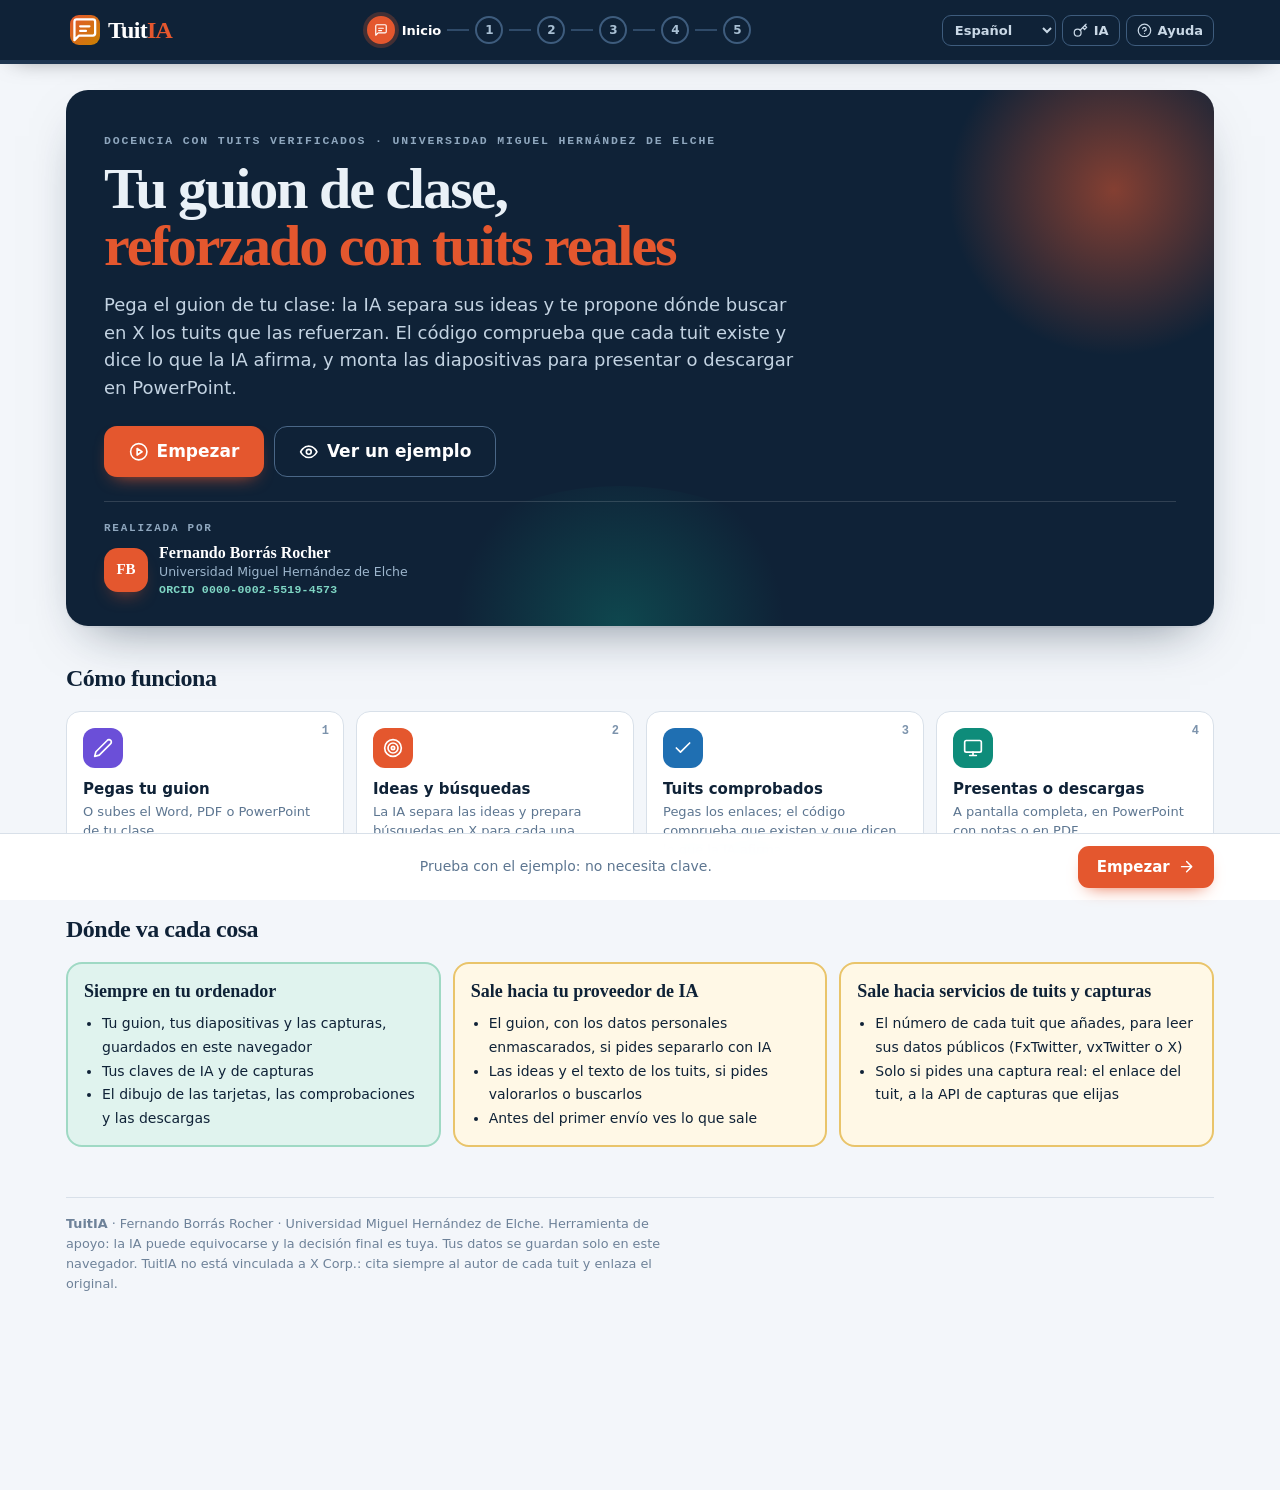
<file: index.html>
<!DOCTYPE html>
<html lang="es"><head><meta charset="utf-8"><meta name="viewport" content="width=device-width,initial-scale=1"><meta name="theme-color" content="#0F2237">
<meta http-equiv="Content-Security-Policy" content="default-src 'none'; script-src 'unsafe-inline' https://cdnjs.cloudflare.com https://cdn.jsdelivr.net; style-src 'unsafe-inline' https://fonts.googleapis.com; font-src https://fonts.gstatic.com; img-src data: blob:; media-src blob: data:; connect-src https://api.openai.com https://generativelanguage.googleapis.com https://api.anthropic.com https://api.fxtwitter.com https://api.vxtwitter.com https://cdn.syndication.twimg.com https://pbs.twimg.com https://video.twimg.com https://abs.twimg.com https://api.microlink.io https://*.microlink.io https://api.screenshotone.com https://api.apiflash.com; worker-src blob: https://cdnjs.cloudflare.com https://cdn.jsdelivr.net; base-uri 'none'; form-action 'none'">
<meta name="author" content="Fernando Borrás Rocher">
<meta name="description" content="Presentaciones de clase con los tuits que refuerzan tu guion">
<title>TuitIA · Presentaciones de clase con los tuits que refuerzan tu guion</title><link rel="preconnect" href="https://fonts.googleapis.com">
<link rel="preconnect" href="https://fonts.gstatic.com" crossorigin>
<link href="https://fonts.googleapis.com/css2?family=Bricolage+Grotesque:opsz,wght@12..96,500;12..96,700;12..96,800&family=Instrument+Sans:ital,wght@0,400;0,500;0,600;0,700;1,400&family=JetBrains+Mono:wght@400;600&display=swap" rel="stylesheet">

<style>
:root{
  --tinta:#0F2237; --acero:#2E4B6B; --acero-claro:#7C93AC; --gris:#5D7691;
  --papel:#F3F6FA; --blanco:#FFFFFF; --linea:#D8E0E9; --linea-2:#E8EEF4;
  --brasa:#E4572E; --brasa-osc:#C9441F; --brasa-suave:#FDEBE4;
  --forjado:#0E7C6B; --forjado-suave:#E0F3EE; --aviso:#8A3617;
  --c-ctx:#1F6FB2; --c-comp:#6B4FD8; --c-rda:#0E8C7A; --c-tema:#C98200; --c-eval:#E4572E; --c-final:#2E4B6B;
  --sombra:0 1px 0 rgba(15,34,55,.05), 0 14px 34px -22px rgba(15,34,55,.45);
  --sombra-alta:0 2px 0 rgba(15,34,55,.04), 0 22px 50px -24px rgba(15,34,55,.55);
  --r:14px;
  --display:"Bricolage Grotesque",Georgia,serif;
  --texto:"Instrument Sans",system-ui,-apple-system,"Segoe UI",sans-serif;
  --mono:"JetBrains Mono",ui-monospace,monospace;
}
*{box-sizing:border-box}
html,body{margin:0;padding:0}
body{background:var(--papel);color:var(--tinta);font-family:var(--texto);font-size:16px;line-height:1.55;-webkit-font-smoothing:antialiased;padding-bottom:84px}
a{color:var(--acero)}
:focus-visible{outline:3px solid var(--brasa);outline-offset:2px;border-radius:6px}
.hidden{display:none!important}
svg.i{width:1.15em;height:1.15em;vertical-align:-.2em;fill:none;stroke:currentColor;stroke-width:2;stroke-linecap:round;stroke-linejoin:round;flex:none}
code{font-family:var(--mono);font-size:.85em;background:var(--linea-2);padding:1px 5px;border-radius:5px}

/* Barra superior */
.topbar{position:sticky;top:0;z-index:40;background:var(--tinta);color:#EAF1F7;box-shadow:0 6px 24px -14px rgba(0,0,0,.6)}
.tb-in{max-width:1180px;margin:0 auto;padding:10px 16px;display:flex;align-items:center;gap:14px}
.logo{background:none;border:0;color:#fff;font-family:var(--display);font-weight:800;font-size:24px;letter-spacing:-.03em;cursor:pointer;padding:2px 4px;display:flex;align-items:center;gap:8px}
.logo em{font-style:normal;color:var(--brasa)}
.logo .anv{width:30px;height:30px;border-radius:9px;background:var(--brasa);display:grid;place-items:center;color:#fff}
.stepper{flex:1;display:flex;align-items:center;justify-content:center;min-width:0}
.sdot{display:flex;align-items:center;gap:7px;background:none;border:0;color:#8FA7BE;font:600 13px var(--texto);padding:6px;cursor:pointer;border-radius:10px;white-space:nowrap}
.sdot:disabled{cursor:not-allowed;opacity:.45}
.sdot .n{width:28px;height:28px;border-radius:50%;display:grid;place-items:center;border:2px solid #3E5C7D;font-size:12px;color:#A9C0D4;transition:all .2s}
.sdot .n svg{width:14px;height:14px}
.sdot[data-state="done"] .n{background:var(--forjado);border-color:var(--forjado);color:#fff}
.sdot[data-state="now"]{color:#fff}
.sdot[data-state="now"] .n{background:var(--brasa);border-color:var(--brasa);color:#fff;box-shadow:0 0 0 4px rgba(228,87,46,.25)}
.sdot:not(:disabled):hover{background:rgba(255,255,255,.06)}
.sline{flex:0 1 26px;height:2px;background:#2F4A68;min-width:6px}
.sline.on{background:var(--forjado)}
.tb-tools{display:flex;gap:6px}
.tb-btn{background:transparent;border:1px solid #3E5C7D;color:#C9D8E6;border-radius:9px;padding:6px 10px;font:600 13px var(--texto);cursor:pointer;display:flex;align-items:center;gap:6px}
.tb-btn:hover{border-color:var(--brasa);color:#fff}
.progress{height:4px;background:#1E3550}
.progress span{display:block;height:100%;width:0;background:linear-gradient(90deg,var(--brasa),#F59E0B);transition:width .4s}
@media(max-width:960px){.sdot .lbl{display:none}.sdot[data-state="now"] .lbl{display:inline}}
@media(max-width:720px){
  .tb-in{flex-wrap:wrap;gap:8px}
  .stepper{order:3;flex-basis:100%;justify-content:space-between}
  .sdot[data-state="now"] .lbl{display:none}
  .tb-btn .lbl{display:none}
}

/* Pantallas */
main{max-width:1180px;margin:0 auto;padding:26px 16px 40px}
.screen{display:none}
.screen.on{display:block}
@media(prefers-reduced-motion:no-preference){.screen.on{animation:rise .35s cubic-bezier(.2,.7,.3,1) both}@keyframes rise{from{opacity:0;transform:translateY(10px)}to{opacity:1;transform:none}}}
.sh{display:flex;gap:18px;align-items:flex-start;margin:4px 0 22px}
.sh-ico{width:64px;height:64px;border-radius:18px;background:var(--c,var(--brasa));color:#fff;display:grid;place-items:center;flex:none;box-shadow:0 12px 24px -14px var(--c,var(--brasa))}
.sh-ico svg{width:32px;height:32px}
.sh-step{font:600 12px var(--mono);letter-spacing:.12em;text-transform:uppercase;color:var(--acero-claro);margin:4px 0}
.sh h2{font-family:var(--display);font-weight:800;font-size:clamp(26px,3.6vw,38px);letter-spacing:-.025em;line-height:1.05;margin:0 0 6px}
.sh-lede{margin:0;color:var(--gris);font-size:16.5px;max-width:70ch}
@media(max-width:600px){.sh-ico{width:48px;height:48px;border-radius:14px}.sh-ico svg{width:24px;height:24px}}

.card{background:var(--blanco);border:1px solid var(--linea);border-radius:var(--r);box-shadow:var(--sombra);padding:20px;margin-bottom:18px}
.card h3{font-family:var(--display);font-weight:700;font-size:19px;letter-spacing:-.01em;margin:0 0 4px;display:flex;align-items:center;gap:9px}
.card h3 .num{width:26px;height:26px;border-radius:8px;background:var(--tinta);color:#fff;font:700 13px var(--mono);display:grid;place-items:center}
.card .sub{margin:0 0 14px;color:var(--gris);font-size:14px}
.grid2{display:grid;grid-template-columns:1fr 1fr;gap:14px}
.cols{display:grid;grid-template-columns:minmax(0,1.45fr) minmax(0,1fr);gap:20px;align-items:start}
.sticky{position:sticky;top:96px}
@media(max-width:900px){.cols{grid-template-columns:1fr}.sticky{position:static}}
@media(max-width:640px){.grid2{grid-template-columns:1fr}}

label,.lab{display:block;font-size:13.5px;font-weight:600;margin:0 0 6px;color:var(--acero)}
label small,.lab small{font-weight:500;color:var(--acero-claro)}
input[type=text],input[type=password],input[type=number],textarea,select{width:100%;padding:11px 13px;border:1.5px solid var(--linea);border-radius:10px;font-family:var(--texto);font-size:15px;color:var(--tinta);background:#fff;transition:border-color .15s,box-shadow .15s}
input:focus,textarea:focus,select:focus{outline:none;border-color:var(--acero-claro);box-shadow:0 0 0 4px rgba(124,147,172,.18)}
input.bad{border-color:var(--brasa);box-shadow:0 0 0 4px rgba(228,87,46,.15)}
textarea{resize:vertical;min-height:96px;line-height:1.5}
input::placeholder,textarea::placeholder{color:#9DB0C2}
.field{margin-bottom:16px}
.help{font-size:12.8px;color:var(--gris);margin:6px 0 0}
.help b{color:var(--acero)}

button{font-family:var(--texto);cursor:pointer}
.btn{display:inline-flex;align-items:center;gap:8px;border-radius:11px;font-weight:600;font-size:15px;border:1.5px solid transparent;padding:11px 18px;transition:transform .08s,background .15s,border-color .15s;text-decoration:none;line-height:1.2}
.btn:active{transform:translateY(1px)}
.btn-primary{background:var(--brasa);color:#fff;box-shadow:0 8px 18px -10px var(--brasa)}
.btn-primary:hover{background:var(--brasa-osc)}
.btn-big{font-size:17px;padding:14px 24px;border-radius:13px}
.btn-dark{background:var(--tinta);color:#fff}
.btn-dark:hover{background:#1c3656}
.btn-ghost{background:#fff;border-color:var(--linea);color:var(--acero)}
.btn-ghost:hover{border-color:var(--acero-claro);background:#F7FAFC}
.btn-ok{background:var(--forjado);color:#fff}
.btn-ok:hover{background:#0b6457}
.btn-word{background:#2B579A;color:#fff}
.btn-word:hover{background:#1e3f7a}
.btn-sm{padding:7px 12px;font-size:13.5px;border-radius:9px}
.btn:disabled{opacity:.55;cursor:not-allowed}
.actions{display:flex;gap:10px;flex-wrap:wrap;align-items:center}

.chips{display:flex;gap:8px;flex-wrap:wrap}
.chip{background:#fff;border:1.5px solid var(--linea);border-radius:999px;padding:7px 13px;font-size:13.5px;color:var(--acero);cursor:pointer;display:inline-flex;align-items:center;gap:6px;line-height:1.25;text-align:left}
.chip:hover{border-color:var(--brasa);color:var(--brasa)}
.chip[aria-pressed="true"]{background:var(--tinta);border-color:var(--tinta);color:#fff}
.chip.mini-ex{font-size:12.5px;padding:4px 10px;border-style:dashed}
.seg{display:flex;flex-wrap:wrap;gap:6px}
.seg button{border:1.5px solid var(--linea);background:#fff;border-radius:9px;padding:7px 11px;font-size:13.5px;font-weight:600;color:var(--acero)}
.seg button:hover{border-color:var(--acero-claro)}
.seg button[aria-pressed="true"]{background:var(--tinta);border-color:var(--tinta);color:#fff}

.meto{display:grid;grid-template-columns:repeat(auto-fill,minmax(180px,1fr));gap:8px}
.meto button{text-align:left;background:#fff;border:1.5px solid var(--linea);border-radius:12px;padding:10px 12px;color:var(--tinta)}
.meto button b{display:block;font-size:14px}
.meto button span{display:block;font-size:12.3px;color:var(--gris);line-height:1.35;margin-top:2px}
.meto button:hover{border-color:var(--acero-claro)}
.meto button[aria-pressed="true"]{border-color:var(--tinta);box-shadow:0 0 0 2px var(--tinta);background:var(--papel)}

.tip{display:flex;gap:12px;background:#FFF8E6;border:1px solid #F3DDA0;border-radius:12px;padding:13px 15px;font-size:14px;color:#6B4E00;margin-bottom:18px}
.tip svg{width:22px;height:22px;color:#C98200;flex:none;margin-top:1px}
.tip strong{color:#523B00}
.aviso{background:var(--brasa-suave);border:1px solid #F3C7B5;border-radius:12px;padding:13px 15px;font-size:14px;color:var(--aviso);margin-bottom:16px}
.okbox{background:var(--forjado-suave);border:1px solid #A9DCCF;border-radius:12px;padding:13px 15px;font-size:14px;color:#0B5A4E;margin-bottom:16px;display:flex;gap:12px;align-items:center;flex-wrap:wrap}

/* Inicio */
.hero{background:var(--tinta);color:#EAF1F7;border-radius:22px;padding:40px 36px;position:relative;overflow:hidden;margin-bottom:26px;box-shadow:var(--sombra-alta)}
.hero::before{content:"";position:absolute;right:-80px;top:-80px;width:360px;height:360px;border-radius:50%;background:radial-gradient(circle,rgba(228,87,46,.55),transparent 65%)}
.hero::after{content:"";position:absolute;left:30%;bottom:-140px;width:420px;height:280px;border-radius:50%;background:radial-gradient(circle,rgba(14,140,122,.35),transparent 65%)}
.hero>*{position:relative;z-index:1}
@media(max-width:600px){.hero{padding:28px 20px;border-radius:18px}}
.eyebrow{font:600 11.5px var(--mono);letter-spacing:.16em;text-transform:uppercase;color:#8FA7BE;margin:0 0 14px}
.hero h1{font-family:var(--display);font-weight:800;font-size:clamp(34px,5.4vw,58px);line-height:.98;letter-spacing:-.035em;margin:0 0 16px;max-width:17ch}
.hero h1 em{font-style:normal;color:var(--brasa)}
.hero p.lede{max-width:62ch;font-size:18px;color:#C3D3E2;margin:0 0 24px}
.hero .actions .btn-ghost{background:transparent;color:#fff;border-color:#4A6787}
.hero .actions .btn-ghost:hover{border-color:#fff}
.draft{margin-top:18px;background:rgba(255,255,255,.07);border:1px solid rgba(255,255,255,.18);border-radius:12px;padding:12px 14px;display:flex;gap:12px;align-items:center;flex-wrap:wrap;font-size:14.5px}
.sec-title{font-family:var(--display);font-weight:800;font-size:24px;letter-spacing:-.02em;margin:34px 0 6px}
.sec-sub{color:var(--gris);margin:0 0 16px}
.journey{display:grid;grid-template-columns:repeat(4,1fr);gap:12px}
.jstop{background:#fff;border:1px solid var(--linea);border-radius:14px;padding:16px;position:relative}
.jstop .ji{width:40px;height:40px;border-radius:12px;display:grid;place-items:center;color:#fff;background:var(--c);margin-bottom:10px}
.jstop .ji svg{width:20px;height:20px}
.jstop b{display:block;font-size:15px;margin-bottom:2px}
.jstop span{display:block;font-size:13px;color:var(--gris);line-height:1.45}
.jstop .jn{position:absolute;top:12px;right:14px;font:700 12px var(--mono);color:var(--acero-claro)}
@media(max-width:900px){.journey{grid-template-columns:1fr 1fr}}
@media(max-width:480px){.journey{grid-template-columns:1fr}}

.parts{display:grid;grid-template-columns:repeat(auto-fill,minmax(250px,1fr));gap:10px}
.part{display:flex;gap:12px;align-items:flex-start;background:#fff;border:1px solid var(--linea);border-radius:12px;padding:12px 14px}
.part .pi{width:34px;height:34px;border-radius:10px;background:color-mix(in srgb,var(--c) 14%,#fff);color:var(--c);display:grid;place-items:center;flex:none}
.part b{display:block;font-size:14.5px}
.part span{display:block;font-size:12.8px;color:var(--gris);line-height:1.4}

.examples{display:grid;grid-template-columns:repeat(auto-fill,minmax(230px,1fr));gap:14px}
.excard{background:#fff;border:1px solid var(--linea);border-radius:16px;padding:16px;display:flex;flex-direction:column;gap:8px;box-shadow:var(--sombra);position:relative;overflow:hidden;text-align:left;font:inherit;color:inherit;cursor:pointer;transition:transform .15s,box-shadow .15s}
.excard:hover{transform:translateY(-3px);box-shadow:var(--sombra-alta)}
.excard::before{content:"";position:absolute;left:0;top:0;right:0;height:5px;background:var(--c)}
.excard .emo{font-size:32px;line-height:1}
.excard .area{font:700 11px var(--mono);letter-spacing:.1em;text-transform:uppercase;color:var(--acero-claro)}
.excard b{font-family:var(--display);font-size:18px;letter-spacing:-.01em;line-height:1.15}
.excard p{margin:0;font-size:13.5px;color:var(--gris);flex:1}
.badge{display:inline-flex;align-items:center;gap:5px;font-size:12px;font-weight:700;color:var(--c);background:color-mix(in srgb,var(--c) 12%,#fff);border-radius:999px;padding:3px 9px;align-self:flex-start}

/* Clave */
.keyrow{display:flex;gap:8px}
.keyrow input{flex:1;font-family:var(--mono);font-size:14px}
.eye{width:46px;flex:none;border:1.5px solid var(--linea);background:#fff;border-radius:10px;color:var(--acero);display:grid;place-items:center}
.light{display:flex;align-items:center;gap:10px;padding:12px 14px;border-radius:12px;background:var(--papel);margin-top:14px;font-size:14.5px;font-weight:600}
.light .bulbo{width:14px;height:14px;border-radius:50%;background:#B8C5D3;box-shadow:0 0 0 4px rgba(184,197,211,.3);flex:none}
.light[data-s="ok"] .bulbo{background:#16A34A;box-shadow:0 0 0 4px rgba(22,163,74,.22)}
.light[data-s="err"] .bulbo{background:var(--brasa);box-shadow:0 0 0 4px rgba(228,87,46,.22)}
.light[data-s="wait"] .bulbo{background:#F59E0B;box-shadow:0 0 0 4px rgba(245,158,11,.25)}
.olsteps{list-style:none;padding:0;margin:0;counter-reset:o;display:flex;flex-direction:column;gap:12px}
.olsteps li{counter-increment:o;display:flex;gap:12px;font-size:14.5px;align-items:flex-start}
.olsteps li::before{content:counter(o);width:28px;height:28px;border-radius:50%;background:var(--brasa-suave);color:var(--brasa);font:700 13px var(--mono);display:grid;place-items:center;flex:none}

/* Acordeones */
.acc{background:#fff;border:1px solid var(--linea);border-radius:var(--r);margin-bottom:12px;box-shadow:var(--sombra);overflow:hidden}
.acc>summary{list-style:none;cursor:pointer;padding:15px 18px;display:flex;align-items:center;gap:12px}
.acc>summary::-webkit-details-marker{display:none}
.acc>summary .ai{width:36px;height:36px;border-radius:10px;background:var(--papel);color:var(--acero);display:grid;place-items:center;flex:none}
.acc[open]>summary .ai{background:var(--tinta);color:#fff}
.acc>summary b{font-family:var(--display);font-size:17px;display:block}
.acc>summary small{display:block;color:var(--gris);font-size:13px}
.acc>summary .chev{margin-left:auto;transition:transform .2s;color:var(--acero-claro)}
.acc[open]>summary .chev{transform:rotate(180deg)}
.acc .inner{padding:4px 18px 18px;border-top:1px solid var(--linea-2)}
.acc .inner>*:first-child{margin-top:14px}
.prompt-ta{font-family:var(--mono);font-size:12.3px;min-height:130px;background:#FBFDFE}

/* Resumen lateral */
.sum h3{margin-bottom:10px}
.stats{display:grid;grid-template-columns:1fr 1fr;gap:8px;margin-bottom:14px}
.stat{background:var(--papel);border-radius:12px;padding:10px 12px}
.stat b{display:block;font:800 24px var(--display);letter-spacing:-.02em;line-height:1.1}
.stat span{font-size:12.3px;color:var(--gris)}
.checks{list-style:none;margin:0;padding:0;display:flex;flex-direction:column;gap:6px;font-size:14px}
.checks li{display:flex;gap:9px;align-items:center;color:var(--gris)}
.checks li .ck{width:20px;height:20px;border-radius:50%;border:2px solid var(--linea);display:grid;place-items:center;flex:none}
.checks li.on{color:var(--tinta)}
.checks li.on .ck{background:var(--forjado);border-color:var(--forjado);color:#fff}
.checks li .ck svg{width:12px;height:12px}
.docname{margin-top:14px;padding:11px 13px;border-radius:11px;background:var(--tinta);color:#C3D3E2;font-size:13.5px}
.docname b{color:#fff}

/* Generación */
.agents{display:flex;flex-direction:column;gap:10px}
.agent{background:#fff;border:1px solid var(--linea);border-radius:var(--r);box-shadow:var(--sombra);overflow:hidden;transition:border-color .2s}
.agent-h{display:flex;align-items:center;gap:14px;padding:14px 16px;cursor:pointer}
.agent .ai{width:42px;height:42px;border-radius:12px;background:color-mix(in srgb,var(--c) 14%,#fff);color:var(--c);display:grid;place-items:center;flex:none;transition:all .2s}
.agent .ai svg{width:20px;height:20px}
.agent-t{flex:1;min-width:0}
.agent-t b{display:block;font-family:var(--display);font-size:16.5px}
.agent-t span{display:block;font-size:13px;color:var(--gris)}
.pill{font-size:12.5px;font-weight:700;border-radius:999px;padding:4px 10px;background:var(--linea-2);color:var(--gris);white-space:nowrap}
.agent[data-s="run"]{border-color:#F59E0B}
.agent[data-s="run"] .ai{background:var(--c);color:#fff;animation:pulse 1s infinite alternate}
.agent[data-s="run"] .pill{background:#FFF1D6;color:#8A5A00}
.agent[data-s="ok"] .ai{background:var(--c);color:#fff}
.agent[data-s="ok"] .pill{background:var(--forjado-suave);color:var(--forjado)}
.agent[data-s="err"]{border-color:var(--brasa)}
.agent[data-s="err"] .pill{background:var(--brasa-suave);color:var(--brasa)}
.agent-b{display:none;padding:4px 18px 16px 72px;font-size:14px;border-top:1px solid var(--linea-2);background:#FBFDFE}
.agent.open .agent-b{display:block}
@media(max-width:600px){.agent-b{padding-left:18px}}
@keyframes pulse{from{transform:scale(1);box-shadow:0 0 0 0 rgba(228,87,46,.5)}to{transform:scale(1.06);box-shadow:0 0 0 10px rgba(228,87,46,0)}}
.forging{display:flex;align-items:center;gap:14px;padding:16px 18px;border-radius:14px;background:var(--tinta);color:#fff;margin-bottom:16px}
.forging .spark{width:44px;height:44px;border-radius:12px;background:var(--brasa);display:grid;place-items:center;flex:none;animation:pulse 1s infinite alternate}
.forging.done .spark{background:var(--forjado);animation:none}
.forging.err .spark{animation:none}
.forging b{font-family:var(--display);font-size:18px;display:block}
.forging span{font-size:14px;color:#C3D3E2}
.mini-list{margin:10px 0 0;padding:0;list-style:none}
.mini-list li{padding:5px 0;border-bottom:1px solid var(--linea-2)}
.mini-list li:last-child{border-bottom:0}
.code{display:inline-block;font:700 11px var(--mono);border-radius:5px;padding:1px 6px;margin-right:6px;background:var(--linea-2);color:var(--acero)}

/* Guía */
.res-head{display:flex;gap:14px;align-items:center;flex-wrap:wrap;margin-bottom:16px}
.res-head h2{font-family:var(--display);font-weight:800;font-size:clamp(24px,3vw,32px);letter-spacing:-.02em;margin:0;flex:1;min-width:240px;line-height:1.1}
.doc{background:#fff;border:1px solid var(--linea);border-radius:18px;box-shadow:var(--sombra-alta);padding:40px 44px;max-width:900px;margin:0 auto}
@media(max-width:700px){.doc{padding:22px 16px}}
.doc-h{border-bottom:3px solid var(--tinta);padding-bottom:18px;margin-bottom:26px}
.doc-kind{font:600 12px var(--mono);letter-spacing:.12em;text-transform:uppercase;color:var(--brasa);margin:0 0 6px}
.doc-h h1{font-family:var(--display);font-weight:800;font-size:clamp(26px,3.4vw,36px);letter-spacing:-.025em;line-height:1.05;margin:0 0 12px}
.meta{display:flex;flex-wrap:wrap;gap:6px}
.meta span{font-size:12.8px;font-weight:600;background:var(--papel);color:var(--acero);border-radius:999px;padding:4px 11px}
.dsec{margin-bottom:28px}
.dsec h2{font-family:var(--display);font-weight:700;font-size:20px;letter-spacing:-.01em;margin:0 0 10px;display:flex;align-items:center;gap:10px}
.dsec h2 .num{width:28px;height:28px;border-radius:8px;background:var(--tinta);color:#fff;font:700 13px var(--mono);display:grid;place-items:center;flex:none}
.dsec p{margin:0 0 10px;max-width:75ch}
.sublab{font-size:13px;font-weight:700;color:var(--acero-claro);margin:14px 0 6px}
.row{display:flex;gap:10px;padding:8px 0;border-bottom:1px solid var(--linea-2);font-size:14.5px;align-items:flex-start}
.row:last-child{border-bottom:0}
.row .code{margin-top:2px;flex:none}
.code.cg{background:#E6F0FA;color:var(--c-ctx)}
.code.ce{background:#EEEAFB;color:var(--c-comp)}
.code.bl{background:var(--forjado-suave);color:var(--forjado)}
.code.tm{background:var(--tinta);color:#fff}
.row .hrs{margin-left:auto;font-size:12.5px;color:var(--gris);white-space:nowrap}
.blk{font-weight:700;margin:16px 0 4px;display:flex;gap:8px;align-items:baseline}
.blk small{font-weight:500;color:var(--gris)}
.tbl-wrap{overflow-x:auto}
table.t{width:100%;border-collapse:collapse;font-size:14px}
table.t th{background:var(--tinta);color:#fff;text-align:left;padding:9px 11px;font-size:12.5px;font-weight:700}
table.t td{padding:9px 11px;border-bottom:1px solid var(--linea-2);vertical-align:top}
table.t tr:nth-child(even) td{background:#FAFCFE}
.peso{font-weight:800;color:var(--brasa);white-space:nowrap}
.note{margin-top:12px;padding:11px 14px;background:var(--papel);border-left:4px solid var(--forjado);border-radius:8px;font-size:14px}
.demo-flag{background:#FFF8E6;border:1px solid #F3DDA0;color:#6B4E00;border-radius:12px;padding:11px 15px;font-size:14px;margin:0 auto 16px;max-width:900px;display:flex;gap:10px;align-items:center;flex-wrap:wrap}
.demo-flag svg{color:#C98200}

/* Navegación inferior */
.bottomnav{position:fixed;left:0;right:0;bottom:0;z-index:35;background:rgba(255,255,255,.94);backdrop-filter:blur(10px);-webkit-backdrop-filter:blur(10px);border-top:1px solid var(--linea)}
.bn-in{max-width:1180px;margin:0 auto;padding:12px 16px;display:flex;align-items:center;gap:12px}
.bn-hint{flex:1;text-align:center;font-size:14px;color:var(--gris)}
.bn-hint b{color:var(--tinta)}
@media(max-width:600px){.bn-hint{display:none}.bn-in{justify-content:space-between}}

/* Modal */
.modal{position:fixed;inset:0;z-index:60;background:rgba(15,34,55,.55);display:none;align-items:flex-start;justify-content:center;padding:6vh 16px;overflow:auto}
.modal.on{display:flex}
.modal-box{background:#fff;border-radius:18px;max-width:760px;width:100%;box-shadow:var(--sombra-alta);overflow:hidden}
.modal-head{display:flex;align-items:center;gap:12px;padding:16px 20px;background:var(--tinta);color:#fff}
.modal-head h2{font-family:var(--display);font-size:22px;margin:0;flex:1}
.modal-head button{background:transparent;border:1px solid #4A6787;color:#fff;border-radius:9px;padding:6px 10px}
.modal-body{padding:18px 20px 22px}
.glos{display:grid;grid-template-columns:1fr 1fr;gap:10px}
@media(max-width:600px){.glos{grid-template-columns:1fr}}
.glos div{background:var(--papel);border-radius:12px;padding:12px 14px}
.glos b{display:block;font-family:var(--display);font-size:16px;margin-bottom:2px}
.glos span{font-size:13.8px;color:var(--acero)}
.hist{display:flex;align-items:center;gap:12px;padding:12px 14px;border:1px solid var(--linea);border-radius:12px;margin-bottom:8px}
.hist-t{flex:1;min-width:0;cursor:pointer}
.hist-t b{display:block;font-size:15px}
.hist-t span{font-size:12.8px;color:var(--gris)}
.hist:hover{border-color:var(--acero-claro)}
.iconbtn{width:34px;height:34px;border-radius:9px;border:1.5px solid var(--linea);background:#fff;color:var(--acero);display:grid;place-items:center;padding:0}
.iconbtn:hover{border-color:var(--brasa);color:var(--brasa)}
.empty{text-align:center;color:var(--gris);padding:30px 10px}

.toast{position:fixed;left:50%;bottom:96px;transform:translateX(-50%) translateY(20px);background:var(--tinta);color:#fff;padding:11px 18px;border-radius:12px;font-size:14.5px;font-weight:600;opacity:0;pointer-events:none;transition:all .25s;z-index:70;max-width:90vw;text-align:center;box-shadow:var(--sombra-alta)}
.toast.on{opacity:1;transform:translateX(-50%)}
footer{max-width:1180px;margin:0 auto;padding:0 16px 30px;font-size:13px;color:#6E8299}
footer hr{border:0;border-top:1px solid var(--linea);margin:0 0 14px}

@media print{
  body{background:#fff;padding:0}
  .topbar,.bottomnav,.res-head,.demo-flag,.okbox,footer,.toast,.modal{display:none!important}
  main{padding:0;max-width:none}
  .screen{display:none!important}
  
  .doc{box-shadow:none;border:0;padding:0;max-width:none}
  .dsec{break-inside:avoid-page}
  table.t th{-webkit-print-color-adjust:exact;print-color-adjust:exact}
}
/* ══ v2 ══ */
.grid3{display:grid;grid-template-columns:repeat(3,1fr);gap:12px}
@media(max-width:640px){.grid3{grid-template-columns:1fr}}
.feats{display:grid;grid-template-columns:repeat(4,1fr);gap:12px}
@media(max-width:960px){.feats{grid-template-columns:1fr 1fr}}
@media(max-width:520px){.feats{grid-template-columns:1fr}}
.feat{background:#fff;border:1px solid var(--linea);border-radius:14px;padding:16px;border-top:4px solid var(--c)}
.feat .pi{width:38px;height:38px;border-radius:11px;background:color-mix(in srgb,var(--c) 14%,#fff);color:var(--c);display:grid;place-items:center;margin-bottom:10px}
.feat b{display:block;font-family:var(--display);font-size:17px;margin-bottom:3px}
.feat span{display:block;font-size:13.5px;color:var(--gris);line-height:1.45}
.importbar{display:flex;gap:14px;align-items:center;flex-wrap:wrap;background:var(--tinta);color:#EAF1F7;border-radius:var(--r);padding:14px 16px;margin-bottom:18px}
.importbar .pi{width:40px;height:40px;border-radius:11px;background:var(--brasa);display:grid;place-items:center;flex:none}
.importbar b{display:block;font-size:15px}
.importbar span{display:block;font-size:13.3px;color:#A9C0D4}
.importbar .btn-dark{background:#fff;color:var(--tinta)}
.importbar .btn-dark:hover{background:#EAF1F7}
.inacc{border-top:1px solid var(--linea-2);margin-top:4px;padding-top:12px}
.inacc>summary{list-style:none;cursor:pointer;display:flex;align-items:center;gap:8px;font-size:14px;font-weight:600;color:var(--acero)}
.inacc>summary::-webkit-details-marker{display:none}
.inacc>summary .chev{margin-left:auto;transition:transform .2s;color:var(--acero-claro)}
.inacc[open]>summary .chev{transform:rotate(180deg)}
.rec{display:inline-block;font:700 11px var(--texto);background:var(--forjado-suave);color:var(--forjado);border-radius:999px;padding:2px 8px;vertical-align:2px;margin-left:4px}
.checkgrid{display:grid;grid-template-columns:1fr 1fr;gap:8px}
@media(max-width:560px){.checkgrid{grid-template-columns:1fr}}
.checkgrid label{display:flex;gap:9px;align-items:center;margin:0;padding:9px 11px;border-radius:10px;background:var(--papel);font-weight:500;color:var(--tinta);cursor:pointer;font-size:14px}
.checkgrid input{width:18px;height:18px;accent-color:var(--forjado);margin:0}
.checkgrid label:has(input:checked){background:var(--forjado-suave)}
.drop{display:flex;flex-direction:column;align-items:center;gap:4px;text-align:center;border:2px dashed var(--linea);border-radius:14px;padding:24px;cursor:pointer;color:var(--acero);margin:0;font-weight:500}
.drop svg{width:30px;height:30px;color:var(--brasa)}
.drop b{font-size:15px;color:var(--tinta)}
.drop span{font-size:13px;color:var(--gris)}
.drop.over,.drop:hover{border-color:var(--brasa);background:var(--brasa-suave)}



/* selector de idioma (65-i18n) */
.tb-lang{display:flex;align-items:center}.tb-sel{background:transparent;border:1px solid #3E5C7D;color:#C9D8E6;border-radius:9px;padding:6px 8px;font:600 13px var(--texto);cursor:pointer;max-width:120px}.tb-sel:hover{border-color:var(--brasa);color:#fff}.tb-sel:focus-visible{outline:2px solid var(--brasa);outline-offset:2px}.tb-sel option{color:#0F2237;background:#fff}
/* ══ Estilos propios de la app (se añaden a forja-base.css). Prefijo fa- para no chocar con clases de Forja ══ */
.logo .anv{background:linear-gradient(135deg,var(--brasa),#C98200)}
.hero{padding:44px 38px 30px}.hero h1{max-width:20ch}.fa-inicio{margin:14px 0 0;font-size:14px;color:#C3D3E2}.fa-inicio:empty{display:none}.fa-inicio b{color:#fff}
/* autores con ORCID */
.fa-autores{display:flex;gap:14px;align-items:center;flex-wrap:wrap;margin-top:24px;padding-top:20px;border-top:1px solid rgba(255,255,255,.14)}.fa-autores-cap{font:600 11px var(--mono);letter-spacing:.16em;text-transform:uppercase;color:#8FA7BE;width:100%;margin-bottom:-4px}
.fa-autor{display:flex;gap:11px;align-items:center}.fa-autor b{display:block;color:#fff;font:700 16px var(--display)}.fa-autor small{display:block;color:#9DB6CD;font-size:12.5px;max-width:34ch}.fa-av{width:44px;height:44px;border-radius:14px;background:var(--c);color:#fff;display:grid;place-items:center;font:800 15px var(--display);flex:none;box-shadow:0 10px 20px -12px var(--c)}.fa-x{font:300 26px var(--display);color:#5D7C9B}
.fa-orcid{display:block;margin-top:2px;font:600 11.5px var(--mono);letter-spacing:.02em;color:#7FD6C4!important;text-decoration:none}.fa-orcid:hover{text-decoration:underline}.fa-idea{width:100%;margin:2px 0 0;font-size:13px;color:#9DB6CD;max-width:72ch}
/* zonas «dónde va cada cosa» */
.zonas{display:grid;grid-template-columns:1fr 1fr;gap:12px}@media(max-width:760px){.zonas{grid-template-columns:1fr}}.zona{border-radius:16px;padding:14px 16px;border:2px solid}.zona.l{border-color:#9FD9C4;background:var(--forjado-suave)}.zona.n{border-color:#E9C46A;background:#FFF8E6}.zona h4{margin:0 0 6px;font-family:var(--display);font-size:18px}.zona ul{margin:0;padding-left:18px;font-size:14px;line-height:1.7}
.sec-title+.zonas,.sec-title+.journey{margin-top:14px}
/* formularios y utilidades */
.field input[type=text],.field input[type=number],.field select,.field textarea{width:100%;padding:10px 12px;border:1.5px solid var(--linea);border-radius:10px;font:15px var(--texto);background:#fff;color:var(--tinta)}.field textarea{line-height:1.55;resize:vertical}.field label{display:block;font:700 13px var(--texto);color:var(--acero);margin-bottom:5px}
.field input:focus,.field select:focus,.field textarea:focus{outline:none;border-color:var(--brasa);box-shadow:0 0 0 3px rgba(228,87,46,.18)}
.grid3{display:grid;grid-template-columns:repeat(3,1fr);gap:12px}.grid2{display:grid;grid-template-columns:1fr 1fr;gap:14px}@media(max-width:760px){.grid3,.grid2{grid-template-columns:1fr}}
.card .actions{margin-top:12px}.card h3{margin-top:0}.fa-chk{display:flex;gap:8px;align-items:center;font:500 14.5px var(--texto);cursor:pointer}
.fa-chip{display:inline-block;font:700 11.5px var(--texto);border-radius:999px;padding:3px 10px;background:var(--linea-2);color:var(--acero)}.fa-chip.ok{background:var(--forjado-suave);color:#0B5A4E}.fa-chip.aviso{background:#FFF1D6;color:#7A4B00}.fa-chip.error{background:var(--brasa-suave);color:var(--aviso)}
.fa-pre{white-space:pre-wrap;font:12.5px/1.5 var(--mono);background:#0B1C2E;color:#D6E4F0;border-radius:12px;padding:12px;max-height:300px;overflow:auto}
.spin{display:inline-block;width:14px;height:14px;border:2px solid var(--linea);border-top-color:var(--brasa);border-radius:50%;animation:fa-s .8s linear infinite;vertical-align:-2px}@keyframes fa-s{to{transform:rotate(360deg)}}
.fa-foot{max-width:1180px;margin:10px auto 0;padding:0 16px 110px}.fa-foot hr{border:0;border-top:1px solid var(--linea);margin:0 0 16px}.fa-foot p{margin:0;font-size:12.8px;color:#6E8299;max-width:76ch;line-height:1.55}
.glos div{display:block;margin-bottom:12px}.glos b{display:block}
table{border-collapse:collapse;width:100%;font-size:13.8px}th{background:var(--papel);color:var(--acero);font:700 11px var(--mono);letter-spacing:.07em;text-transform:uppercase;text-align:left}td,th{padding:10px 12px;border-bottom:1px solid var(--linea-2);vertical-align:top}.table-wrap{overflow-x:auto}
/* barra superior con muchos pasos: solo el actual lleva nombre (evita desbordes) */
.tb-in{gap:10px}.stepper{min-width:0;flex:1 1 auto;justify-content:center;gap:2px}.sdot:not([data-state="now"]) .lbl{display:none}.sdot{padding-left:4px;padding-right:4px}.sline{min-width:8px;flex:0 1 22px}.logo,.tb-tools{flex:none}
@media(max-width:900px){.tb-btn .lbl{display:none}}@media(max-width:720px){.hero{padding:28px 20px 24px}}
@media (prefers-reduced-motion:reduce){*{transition:none!important;animation:none!important}}
/* ══ TuitIA ══ */
.zonas{grid-template-columns:repeat(auto-fit,minmax(min(100%,260px),1fr))}
.muted{color:var(--gris)}.fa-lab{display:block;font:700 13px var(--texto);color:var(--acero);margin-bottom:5px}
.fa-chk+.fa-chk{margin-top:6px}
.field input[type=password]{width:100%;padding:10px 12px;border:1.5px solid var(--linea);border-radius:10px;font:15px var(--texto);background:#fff;color:var(--tinta)}
.fa-num{display:inline-grid;place-items:center;min-width:34px;height:34px;padding:0 8px;border-radius:11px;background:var(--brasa);color:#fff;font:800 16px var(--display);flex:none}
/* ideas */
.fa-ic-cab{display:flex;gap:10px;align-items:center;margin-bottom:8px}.fa-ic-cab .fa-tit{flex:1;min-width:0;font:700 19px var(--display);border:1.5px solid transparent;border-radius:10px;padding:6px 8px;background:transparent;color:var(--tinta)}.fa-ic-cab .fa-tit:hover,.fa-ic-cab .fa-tit:focus{border-color:var(--linea);background:#fff;outline:none}
.fa-acc{display:flex;gap:4px;flex:none}.fa-acc .btn,.fa-q-acc .btn{padding:6px 9px}
.fa-ic textarea{width:100%;padding:9px 12px;border:1.5px solid var(--linea);border-radius:10px;font:15px/1.5 var(--texto);background:#fff;color:var(--tinta);resize:vertical}.fa-ic textarea:focus,.fa-fila input:focus{outline:none;border-color:var(--brasa);box-shadow:0 0 0 3px rgba(228,87,46,.18)}
.fa-cita{font-size:13.5px;margin:8px 0 0;padding:8px 12px;border-radius:10px;line-height:1.5}.fa-cita.ok{background:var(--forjado-suave);color:#0B5A4E}.fa-cita.aviso{background:#FFF1D6;color:#7A4B00}
.fa-h4{display:flex;gap:8px;align-items:center;margin:18px 0 8px;font:700 15px var(--display);color:var(--acero)}.fa-h4 .i{width:18px;height:18px}
.fa-qs{list-style:none;margin:0;padding:0;display:grid;gap:6px}.fa-qs li{display:flex;flex-wrap:wrap;gap:6px 10px;align-items:center;justify-content:space-between;padding:6px 6px 6px 10px;border:1px solid var(--linea-2);border-radius:10px;background:var(--papel)}
.fa-q{font:13px var(--mono);color:var(--tinta);word-break:break-word;min-width:0;flex:1 1 220px}.fa-q-acc{display:flex;gap:4px;flex-wrap:wrap}
.fa-fila{display:flex;gap:8px;margin-top:8px}.fa-fila input{flex:1;min-width:0;padding:8px 10px;border:1.5px solid var(--linea);border-radius:10px;font:14px var(--texto)}
.fa-tlist,.fa-cands{list-style:none;margin:10px 0 0;padding:0;display:grid;gap:6px}
.fa-tmini,.fa-cand{display:flex;gap:10px;align-items:flex-start;justify-content:space-between;padding:8px 10px;border:1px solid var(--linea);border-radius:12px;font-size:14px;line-height:1.45;word-break:break-word}.fa-tmini>div,.fa-cand>div:first-child{min-width:0}
.fa-cand{background:#F4F9FF;border-color:#BBD6F0}.fa-cand.mal{background:var(--brasa-suave);border-color:#F2B8A6;display:block}.fa-cand-acc{display:flex;gap:4px;flex-wrap:wrap;flex:none;justify-content:flex-end}
/* tuits */
.fa-grupo{display:flex;gap:10px;align-items:center;font:700 21px var(--display);margin:26px 0 10px}.fa-vacio{margin:0 0 10px}
.fa-tw.fuera{opacity:.62}.fa-tw-grid{display:grid;grid-template-columns:minmax(0,300px) minmax(0,1fr);gap:18px}@media(max-width:760px){.fa-tw-grid{grid-template-columns:minmax(0,1fr)}}
.fa-tw-img img{width:100%;height:auto;border-radius:12px;border:1px solid var(--linea);background:#fff;display:block}.fa-tw-img img[hidden]{display:none}
.fa-tw-ph{min-height:140px;display:grid;place-items:center;text-align:center;padding:14px;border:1.5px dashed var(--linea);border-radius:12px;color:var(--gris);font-size:13.5px}.fa-tw-ph[hidden]{display:none}
.fa-tw-cab{display:flex;flex-wrap:wrap;gap:6px 14px;align-items:center;justify-content:space-between}.fa-tw-cab>div{min-width:0;word-break:break-word}
.fa-val{margin:8px 0;font-size:14px;line-height:1.5}
.fa-seg{display:inline-flex;border:1.5px solid var(--linea);border-radius:11px;overflow:hidden;margin-top:6px;flex-wrap:wrap}.fa-seg button{border:0;background:#fff;padding:7px 13px;font:600 13.5px var(--texto);color:var(--acero);cursor:pointer}.fa-seg button+button{border-left:1.5px solid var(--linea)}.fa-seg button[aria-pressed="true"]{background:var(--tinta);color:#fff}.fa-seg button:disabled{color:#AEBBC9;cursor:not-allowed}
.fa-tw .field label{font-weight:700}.fa-tw .field label input,.fa-tw .field label select,.fa-tw .field label textarea{margin-top:5px;font-weight:400}.fa-tw .field label .fa-chip{vertical-align:1px}
.fa-cap summary{cursor:pointer;list-style:none}.fa-cap summary::-webkit-details-marker{display:none}.fa-cap summary h3{display:block}.fa-cap summary h3::after{content:" ▾";color:var(--gris)}.fa-cap[open] summary h3::after{content:" ▴"}
/* diapositivas: medidas en cqw (1/100 del ancho), las mismas proporciones que el PowerPoint (13,33 × 7,5 pulgadas) */
.fa-minis{display:grid;grid-template-columns:repeat(auto-fill,minmax(min(100%,300px),1fr));gap:16px}
.fa-mini{margin:0;background:#fff;border:1px solid var(--linea);border-radius:14px;padding:8px;box-shadow:var(--sombra)}.fa-mini.oculta .fa-sl{opacity:.3}.fa-mini figcaption{display:flex;justify-content:space-between;align-items:center;padding:8px 4px 2px;font:600 13px var(--texto);color:var(--acero)}
.fa-sl{container-type:inline-size;position:relative;width:100%;aspect-ratio:16/9;overflow:hidden;font-family:var(--texto);--f:#fff;--tx:#0F2237;--gr:#5D7691;--ac:#E4572E;background:var(--f);color:var(--tx);border-radius:6px;-webkit-print-color-adjust:exact;print-color-adjust:exact}
.fa-sl.fa-t-oscuro{--f:#0F2237;--tx:#fff;--gr:#C3D3E2;--ac:#FF8A5C}
.fa-sl-portada{--f:#0F2237;--tx:#fff;--gr:#C3D3E2}.fa-sl-portada.fa-t-oscuro{--f:#0B1828}
.fa-sl *{margin:0}.fa-sl h1,.fa-sl h2{font-family:Arial,var(--texto);color:var(--tx);letter-spacing:0;line-height:1.12}
.fa-sl-bar{position:absolute;display:block;background:var(--ac)}
.fa-sl-portada .fa-sl-bar{left:4.5%;top:29.3%;width:8.25%;height:1.2%}.fa-sl-portada h1{position:absolute;left:4.5%;right:4.5%;top:32.7%;font-size:4.58cqw}.fa-sl-sub{position:absolute;left:4.5%;right:4.5%;top:59.3%;font-size:2.29cqw;color:var(--gr)}.fa-sl-pie{position:absolute;left:4.5%;bottom:6%;font-size:1.25cqw;color:var(--gr)}
.fa-sl-idea .fa-sl-et{position:absolute;left:4.5%;top:21.3%;font:700 1.67cqw Arial,sans-serif;color:var(--ac);text-transform:uppercase;letter-spacing:.04em}.fa-sl-idea h1{position:absolute;left:4.5%;right:4.5%;top:28.7%;font-size:4.17cqw}.fa-sl-idea .fa-sl-bar{left:4.5%;top:51.3%;width:6.75%;height:.95%}.fa-sl-tx{position:absolute;left:4.5%;right:4.5%;top:54.7%;font-size:2.29cqw;color:var(--gr);line-height:1.4}
.fa-sl-tuit .fa-sl-izq{position:absolute;left:4.5%;top:9.3%;width:26%;bottom:4%}.fa-sl-tuit .fa-sl-et{font:700 1.35cqw Arial,sans-serif;color:var(--ac);text-transform:uppercase;letter-spacing:.04em;margin-bottom:1.6cqw}.fa-sl-tuit h2{font-size:2.92cqw}.fa-sl-com{margin-top:2cqw!important;font-size:1.77cqw;font-style:italic;color:var(--gr);line-height:1.4}
.fa-sl-url{position:absolute;bottom:3%;left:0;font-size:1.1cqw;color:var(--gr)!important;word-break:break-all;text-decoration:none}
.fa-sl-der{position:absolute;left:33.8%;right:3.75%;top:6%;bottom:6%;display:flex;align-items:center;justify-content:center}.fa-sl-der img{max-width:100%;max-height:100%;object-fit:contain;display:block;border-radius:.6cqw;box-shadow:0 .4cqw 1.6cqw rgba(15,34,55,.18)}
.fa-sl-fuentes h2{position:absolute;left:4.5%;top:8%;font-size:3.33cqw}.fa-sl-fuentes ul{position:absolute;left:4.5%;right:4.5%;top:23%;bottom:5%;padding-left:2cqw;font-size:1.46cqw;line-height:1.35;overflow:hidden}.fa-sl-fuentes li{margin-bottom:.9cqw}.fa-sl-fuentes a{color:var(--ac);word-break:break-all}
/* presentación a pantalla completa */
.fa-pres{display:none;position:fixed;inset:0;z-index:300;background:#000;flex-direction:column;align-items:center;justify-content:center}.fa-pres.on{display:flex}
.fa-pres-esc{width:min(100vw,calc(100vh * 16 / 9));cursor:pointer}.fa-pres-esc .fa-sl{border-radius:0}
.fa-pres-bar{position:fixed;bottom:12px;left:50%;transform:translateX(-50%);display:flex;gap:6px;align-items:center;background:rgba(15,34,55,.82);color:#fff;border-radius:999px;padding:5px 8px;opacity:.25;transition:opacity .2s;font:600 13px var(--texto)}.fa-pres-bar:hover,.fa-pres-bar:focus-within{opacity:1}
.fa-pres-bar button{background:transparent;border:0;color:#fff;font:600 13px var(--texto);padding:6px 10px;border-radius:999px;cursor:pointer}.fa-pres-bar button:hover{background:rgba(255,255,255,.15)}.fa-pres-bar .i{width:18px;height:18px}
.fa-pres-notas{position:fixed;left:0;right:0;bottom:0;max-height:34vh;overflow:auto;background:rgba(11,24,40,.95);color:#E6EEF6;padding:16px 22px 60px;font:16px/1.5 var(--texto);white-space:pre-wrap}.fa-pres-notas[hidden]{display:none}
body.fa-presentando{overflow:hidden}
#imprime{display:none}
@media print{
  @page{size:13.333in 7.5in;margin:0}
  body.fa-imprimiendo>*:not(#imprime){display:none!important}
  body.fa-imprimiendo{background:#fff!important;margin:0}
  body.fa-imprimiendo #imprime{display:block}
  #imprime .fa-sl{width:13.333in;height:7.5in;aspect-ratio:auto;border-radius:0;break-after:page;page-break-after:always}
}
@media(max-width:520px){.fa-ic-cab{flex-wrap:wrap}.fa-ic-cab .fa-tit{flex:1 1 calc(100% - 50px)}.fa-ic-cab .fa-acc{margin-left:auto}}
</style></head>
<body>
<svg style="display:none" aria-hidden="true">
  <symbol id="i-key" viewBox="0 0 24 24"><circle cx="7.5" cy="15.5" r="5.5"/><path d="m21 2-9.6 9.6"/><path d="m15.5 7.5 3 3L22 7l-3-3"/></symbol>
  <symbol id="i-grid" viewBox="0 0 24 24"><rect x="3" y="3" width="7" height="7" rx="1.5"/><rect x="14" y="3" width="7" height="7" rx="1.5"/><rect x="3" y="14" width="7" height="7" rx="1.5"/><rect x="14" y="14" width="7" height="7" rx="1.5"/></symbol>
  <symbol id="i-pencil" viewBox="0 0 24 24"><path d="M17 3a2.85 2.83 0 1 1 4 4L7.5 20.5 2 22l1.5-5.5Z"/></symbol>
  <symbol id="i-sliders" viewBox="0 0 24 24"><path d="M4 21v-7M4 10V3M12 21v-9M12 8V3M20 21v-5M20 12V3M1 14h6M9 8h6M17 16h6"/></symbol>
  <symbol id="i-play" viewBox="0 0 24 24"><circle cx="12" cy="12" r="10"/><path d="m10 8 6 4-6 4z"/></symbol>
  <symbol id="i-rocket" viewBox="0 0 24 24"><path d="M4.5 16.5c-1.5 1.26-2 5-2 5s3.74-.5 5-2c.71-.84.7-2.13-.09-2.91a2.18 2.18 0 0 0-2.91-.09z"/><path d="m12 15-3-3a22 22 0 0 1 2-3.95A12.88 12.88 0 0 1 22 2c0 2.72-.78 7.5-6 11a22.35 22.35 0 0 1-4 2z"/><path d="M9 12H4s.55-3.03 2-4c1.62-1.08 5 0 5 0"/><path d="M12 15v5s3.03-.55 4-2c1.08-1.62 0-5 0-5"/></symbol>
  <symbol id="i-chat" viewBox="0 0 24 24"><path d="M21 15a2 2 0 0 1-2 2H7l-4 4V5a2 2 0 0 1 2-2h14a2 2 0 0 1 2 2z"/><path d="M8 9h8M8 13h5"/></symbol>
  <symbol id="i-quiz" viewBox="0 0 24 24"><path d="m3 17 2 2 4-4"/><path d="m3 7 2 2 4-4"/><path d="M13 6h8M13 12h8M13 18h8"/></symbol>
  <symbol id="i-cards" viewBox="0 0 24 24"><rect x="8" y="8" width="14" height="14" rx="2"/><path d="M4 16c-1.1 0-2-.9-2-2V4c0-1.1.9-2 2-2h10c1.1 0 2 .9 2 2"/></symbol>
  <symbol id="i-doc" viewBox="0 0 24 24"><path d="M14 2H6a2 2 0 0 0-2 2v16a2 2 0 0 0 2 2h12a2 2 0 0 0 2-2V8z"/><path d="M14 2v6h6M16 13H8M16 17H8M10 9H8"/></symbol>
  <symbol id="i-bulb" viewBox="0 0 24 24"><path d="M15 14c.2-1 .7-1.7 1.5-2.5 1-.9 1.5-2.2 1.5-3.5A6 6 0 0 0 6 8c0 1 .2 2.2 1.5 3.5.7.7 1.3 1.5 1.5 2.5"/><path d="M9 18h6M10 22h4"/></symbol>
  <symbol id="i-help" viewBox="0 0 24 24"><circle cx="12" cy="12" r="10"/><path d="M9.1 9a3 3 0 0 1 5.8 1c0 2-3 3-3 3M12 17h.01"/></symbol>
  <symbol id="i-right" viewBox="0 0 24 24"><path d="M5 12h14M12 5l7 7-7 7"/></symbol>
  <symbol id="i-left" viewBox="0 0 24 24"><path d="M19 12H5M12 19l-7-7 7-7"/></symbol>
  <symbol id="i-check" viewBox="0 0 24 24"><path d="M20 6 9 17l-5-5"/></symbol>
  <symbol id="i-download" viewBox="0 0 24 24"><path d="M21 15v4a2 2 0 0 1-2 2H5a2 2 0 0 1-2-2v-4M7 10l5 5 5-5M12 15V3"/></symbol>
  <symbol id="i-upload" viewBox="0 0 24 24"><path d="M21 15v4a2 2 0 0 1-2 2H5a2 2 0 0 1-2-2v-4M17 8l-5-5-5 5M12 3v12"/></symbol>
  <symbol id="i-save" viewBox="0 0 24 24"><path d="M19 21H5a2 2 0 0 1-2-2V5a2 2 0 0 1 2-2h11l5 5v11a2 2 0 0 1-2 2z"/><path d="M17 21v-8H7v8M7 3v5h8"/></symbol>
  <symbol id="i-github" viewBox="0 0 24 24"><path d="M9 19c-5 1.5-5-2.5-7-3m14 6v-3.87a3.37 3.37 0 0 0-.94-2.61c3.14-.35 6.44-1.54 6.44-7A5.44 5.44 0 0 0 20 4.77 5.07 5.07 0 0 0 19.91 1S18.73.65 16 2.48a13.38 13.38 0 0 0-7 0C6.27.65 5.09 1 5.09 1A5.07 5.07 0 0 0 5 4.77a5.44 5.44 0 0 0-1.5 3.78c0 5.42 3.3 6.61 6.44 7A3.37 3.37 0 0 0 9 18.13V22"/></symbol>
  <symbol id="i-archive" viewBox="0 0 24 24"><rect x="2" y="3" width="20" height="5" rx="1"/><path d="M4 8v11a2 2 0 0 0 2 2h12a2 2 0 0 0 2-2V8M10 12h4"/></symbol>
  <symbol id="i-bookmark" viewBox="0 0 24 24"><path d="m19 21-7-4-7 4V5a2 2 0 0 1 2-2h10a2 2 0 0 1 2 2z"/></symbol>
  <symbol id="i-globe" viewBox="0 0 24 24"><circle cx="12" cy="12" r="10"/><path d="M2 12h20M12 2a15.3 15.3 0 0 1 4 10 15.3 15.3 0 0 1-4 10 15.3 15.3 0 0 1-4-10 15.3 15.3 0 0 1 4-10z"/></symbol>
  <symbol id="i-sparkles" viewBox="0 0 24 24"><path d="M12 3l1.9 5.1L19 10l-5.1 1.9L12 17l-1.9-5.1L5 10l5.1-1.9z"/><path d="M19 3v4M17 5h4M5 17v4M3 19h4"/></symbol>
  <symbol id="i-eye" viewBox="0 0 24 24"><path d="M2 12s3.5-7 10-7 10 7 10 7-3.5 7-10 7S2 12 2 12z"/><circle cx="12" cy="12" r="3"/></symbol>
  <symbol id="i-trash" viewBox="0 0 24 24"><path d="M3 6h18M19 6v14a2 2 0 0 1-2 2H7a2 2 0 0 1-2-2V6M8 6V4a2 2 0 0 1 2-2h4a2 2 0 0 1 2 2v2"/></symbol>
  <symbol id="i-up" viewBox="0 0 24 24"><path d="m18 15-6-6-6 6"/></symbol>
  <symbol id="i-down" viewBox="0 0 24 24"><path d="m6 9 6 6 6-6"/></symbol>
  <symbol id="i-plus" viewBox="0 0 24 24"><path d="M12 5v14M5 12h14"/></symbol>
  <symbol id="i-user" viewBox="0 0 24 24"><circle cx="12" cy="8" r="4"/><path d="M4 21v-1a6 6 0 0 1 6-6h4a6 6 0 0 1 6 6v1"/></symbol>
  <symbol id="i-cpu" viewBox="0 0 24 24"><rect x="4" y="4" width="16" height="16" rx="2"/><rect x="9" y="9" width="6" height="6"/><path d="M9 1v3M15 1v3M9 20v3M15 20v3M20 9h3M20 14h3M1 9h3M1 14h3"/></symbol>
  <symbol id="i-form" viewBox="0 0 24 24"><path d="M8 6h13M8 12h13M8 18h13M3 6h.01M3 12h.01M3 18h.01"/></symbol>
  <symbol id="i-monitor" viewBox="0 0 24 24"><rect x="2" y="3" width="20" height="14" rx="2"/><path d="M8 21h8M12 17v4"/></symbol>
  <symbol id="i-tablet" viewBox="0 0 24 24"><rect x="4" y="2" width="16" height="20" rx="2"/><path d="M12 18h.01"/></symbol>
  <symbol id="i-phone" viewBox="0 0 24 24"><rect x="7" y="2" width="10" height="20" rx="2"/><path d="M12 18h.01"/></symbol>
  <symbol id="i-refresh" viewBox="0 0 24 24"><path d="M21 12a9 9 0 1 1-3-6.7L21 8"/><path d="M21 3v5h-5"/></symbol>
  <symbol id="i-flame" viewBox="0 0 24 24"><path d="M8.5 14.5A2.5 2.5 0 0 0 11 12c0-1.38-.5-2-1-3-1.07-2.14-.22-4.05 2-6 .5 2.5 2 4.9 4 6.5 2 1.6 3 3.5 3 5.5a7 7 0 1 1-14 0c0-1.15.43-2.29 1-3a2.5 2.5 0 0 0 2.5 2.5z"/></symbol>
  <symbol id="i-folder" viewBox="0 0 24 24"><path d="M6 14l1.5-2.9A2 2 0 0 1 9.24 10H20a2 2 0 0 1 1.94 2.5l-1.54 6a2 2 0 0 1-1.95 1.5H4a2 2 0 0 1-2-2V5a2 2 0 0 1 2-2h3.9a2 2 0 0 1 1.69.9l.81 1.2a2 2 0 0 0 1.67.9H18a2 2 0 0 1 2 2v2"/></symbol>
  <symbol id="i-shield" viewBox="0 0 24 24"><path d="M12 22s8-4 8-10V5l-8-3-8 3v7c0 6 8 10 8 10z"/></symbol>
  <symbol id="i-users" viewBox="0 0 24 24"><path d="M16 21v-2a4 4 0 0 0-4-4H6a4 4 0 0 0-4 4v2"/><circle cx="9" cy="7" r="4"/><path d="M22 21v-2a4 4 0 0 0-3-3.87M16 3.13a4 4 0 0 1 0 7.75"/></symbol>
  <symbol id="i-ext" viewBox="0 0 24 24"><path d="M15 3h6v6M10 14 21 3M18 13v6a2 2 0 0 1-2 2H5a2 2 0 0 1-2-2V8a2 2 0 0 1 2-2h6"/></symbol>
  <symbol id="i-x" viewBox="0 0 24 24"><path d="M18 6 6 18M6 6l12 12"/></symbol>
  <symbol id="i-book" viewBox="0 0 24 24"><path d="M4 19.5A2.5 2.5 0 0 1 6.5 17H20"/><path d="M6.5 2H20v20H6.5A2.5 2.5 0 0 1 4 19.5v-15A2.5 2.5 0 0 1 6.5 2z"/><path d="M9 7h7M9 11h5"/></symbol>
  <symbol id="i-copy" viewBox="0 0 24 24"><rect x="9" y="9" width="13" height="13" rx="2"/><path d="M5 15H4a2 2 0 0 1-2-2V4a2 2 0 0 1 2-2h9a2 2 0 0 1 2 2v1"/></symbol>
  <symbol id="i-print" viewBox="0 0 24 24"><path d="M6 9V2h12v7M6 18H4a2 2 0 0 1-2-2v-5a2 2 0 0 1 2-2h16a2 2 0 0 1 2 2v5a2 2 0 0 1-2 2h-2"/><rect x="6" y="14" width="12" height="8"/></symbol>
  <symbol id="i-clock" viewBox="0 0 24 24"><circle cx="12" cy="12" r="10"/><path d="M12 6v6l4 2"/></symbol>
  <symbol id="i-target" viewBox="0 0 24 24"><circle cx="12" cy="12" r="10"/><circle cx="12" cy="12" r="6"/><circle cx="12" cy="12" r="2"/></symbol>
  <symbol id="i-scale" viewBox="0 0 24 24"><path d="M12 3v18M7 21h10M5 7h14M5 7l-3 7a3 3 0 0 0 6 0zM19 7l-3 7a3 3 0 0 0 6 0z"/></symbol>
  <symbol id="i-calendar" viewBox="0 0 24 24"><rect x="3" y="4" width="18" height="18" rx="2"/><path d="M16 2v4M8 2v4M3 10h18"/></symbol>
  <symbol id="i-leaf" viewBox="0 0 24 24"><path d="M11 20A7 7 0 0 1 9.8 6.1C15.5 5 17 4.48 19 2c1 2 2 4.18 2 8 0 5.5-4.78 10-10 10Z"/><path d="M2 21c0-3 1.85-5.36 5.08-6"/></symbol>
</svg>

<div class="topbar">
  <div class="tb-in">
    <button class="logo" id="goHome" type="button" aria-label="Inicio" data-i18n-attr="aria-label:Inicio"><span class="anv"><svg class="i"><use href="#i-chat"/></svg></span><span>Tuit<em>IA</em></span></button>
    <nav class="stepper" id="stepper" aria-label="Pasos" data-i18n-attr="aria-label:Pasos"></nav>
    <div class="tb-tools"><div class="tb-lang" id="langBox"><select id="selLang" class="tb-sel" aria-label="Idioma" data-i18n-attr="aria-label:Idioma"></select></div><button class="tb-btn" id="btnIA" type="button"><svg class="i"><use href="#i-key"/></svg><span class="lbl" data-i18n="IA">IA</span></button><button class="tb-btn" id="btnHelp" type="button"><svg class="i"><use href="#i-help"/></svg><span class="lbl" data-i18n="Ayuda">Ayuda</span></button></div>
  </div>
  <div class="progress"><span id="progBar"></span></div>
</div>

<main id="app">
<!-- 0 · INICIO: portada con el qué, el para quién y los autores -->
<section class="screen" data-step="0">
  <div class="hero">
    <p class="eyebrow" data-i18n="hero.eyebrow">Docencia con tuits verificados · Universidad Miguel Hernández de Elche</p>
    <h1 data-i18n="hero.h1">Tu guion de clase, <em>reforzado con tuits reales</em></h1>
    <p class="lede" data-i18n="hero.lede">Pega el guion de tu clase: la IA separa sus ideas y te propone dónde buscar en X los tuits que las refuerzan. El código comprueba que cada tuit existe y dice lo que la IA afirma, y monta las diapositivas para presentar o descargar en PowerPoint.</p>
    <div class="actions"><button class="btn btn-primary btn-big" id="btnStart" type="button"><svg class="i"><use href="#i-play"/></svg><span data-i18n="s.empezar">Empezar</span></button><button class="btn btn-ghost btn-big" id="btnEjemplo" type="button"><svg class="i"><use href="#i-eye"/></svg><span data-i18n="s.ejemplo">Ver un ejemplo</span></button></div>
    <p class="fa-inicio" id="inicioProj"></p>
    <div class="fa-autores"><span class="fa-autores-cap" data-i18n="Realizada por">Realizada por</span>
      <div class="fa-autor"><span class="fa-av" style="--c:#E4572E">FB</span><div><b>Fernando Borrás Rocher</b><small>Universidad Miguel Hernández de Elche</small><a class="fa-orcid" href="https://orcid.org/0000-0002-5519-4573" target="_blank" rel="noopener">ORCID 0000-0002-5519-4573</a></div></div>
      </div>
  </div>
  <h2 class="sec-title" data-i18n="Cómo funciona">Cómo funciona</h2>
  <div class="journey" style="grid-template-columns:repeat(auto-fit,minmax(170px,1fr))">
    <div class="jstop" style="--c:#6B4FD8"><span class="jn">1</span><div class="ji"><svg class="i"><use href="#i-pencil"/></svg></div><b data-i18n="s.j1b">Pegas tu guion</b><span data-i18n="s.j1s">O subes el Word, PDF o PowerPoint de tu clase.</span></div>
    <div class="jstop" style="--c:#E4572E"><span class="jn">2</span><div class="ji"><svg class="i"><use href="#i-target"/></svg></div><b data-i18n="s.j2b">Ideas y búsquedas</b><span data-i18n="s.j2s">La IA separa las ideas y prepara búsquedas en X para cada una.</span></div>
    <div class="jstop" style="--c:#1F6FB2"><span class="jn">3</span><div class="ji"><svg class="i"><use href="#i-check"/></svg></div><b data-i18n="s.j3b">Tuits comprobados</b><span data-i18n="s.j3s">Pegas los enlaces; el código comprueba que existen y que dicen lo que la IA afirma.</span></div>
    <div class="jstop" style="--c:#0E8C7A"><span class="jn">4</span><div class="ji"><svg class="i"><use href="#i-monitor"/></svg></div><b data-i18n="s.j4b">Presentas o descargas</b><span data-i18n="s.j4s">A pantalla completa, en PowerPoint con notas o en PDF.</span></div>
  </div>
  <h2 class="sec-title" data-i18n="Dónde va cada cosa">Dónde va cada cosa</h2>
  <div class="zonas"><div class="zona l"><h4 data-i18n="Siempre en tu ordenador">Siempre en tu ordenador</h4><ul data-i18n="s.zl">
<li>Tu guion, tus diapositivas y las capturas, guardados en este navegador</li><li>Tus claves de IA y de capturas</li><li>El dibujo de las tarjetas, las comprobaciones y las descargas</li></ul></div>
    <div class="zona n"><h4 data-i18n="Sale hacia tu proveedor de IA">Sale hacia tu proveedor de IA</h4><ul data-i18n="s.zn">
<li>El guion, con los datos personales enmascarados, si pides separarlo con IA</li><li>Las ideas y el texto de los tuits, si pides valorarlos o buscarlos</li><li>Antes del primer envío ves lo que sale</li></ul></div>
    <div class="zona n"><h4 data-i18n="s.zt.h">Sale hacia servicios de tuits y capturas</h4><ul data-i18n="s.zt">
<li>El número de cada tuit que añades, para leer sus datos públicos (FxTwitter, vxTwitter o X)</li><li>Solo si pides una captura real: el enlace del tuit, a la API de capturas que elijas</li></ul></div></div>
</section>

<!-- 1 · GUION -->
<section class="screen" data-step="1">
  <header class="sh" style="--c:#6B4FD8"><div class="sh-ico"><svg class="i"><use href="#i-pencil"/></svg></div><div><p class="sh-step" data-i18n="s.paso1">Paso 1 de 5</p><h2 data-i18n="s.guion.h">Tu guion de clase</h2><p class="sh-lede" data-i18n="s.guion.lede">Pega el guion o los apuntes de la sesión, o sube el fichero. La IA lo separará en ideas y, para cada una, propondrá búsquedas en X.</p></div></header>
  <div class="card">
    <div class="grid2"><div class="field"><label for="tituloPres" data-i18n="s.tit">Título de la presentación</label><input type="text" id="tituloPres" maxlength="140" placeholder="Por ejemplo: Desinformación en redes" data-i18n-attr="placeholder:s.tit.ph"></div>
      <div class="field"><label for="cursoPres" data-i18n="s.curso">Asignatura, grupo o fecha (opcional)</label><input type="text" id="cursoPres" maxlength="140"></div></div>
    <div class="field"><label for="guion" data-i18n="s.guion">Guion</label><textarea id="guion" rows="12" placeholder="Pega aquí el guion de tu clase…" data-i18n-attr="placeholder:s.guion.ph"></textarea></div>
    <div class="actions" style="margin-top:6px"><label class="btn btn-ghost btn-sm" for="fGuion"><svg class="i"><use href="#i-upload"/></svg><span data-i18n="s.subir">Subir Word, PDF o PowerPoint</span></label><input type="file" id="fGuion" accept=".docx,.pdf,.pptx,.txt,.md" hidden><span class="help" id="guionInfo"></span></div>
    <div class="actions"><button class="btn btn-primary" id="btnIdeasIA" type="button"><svg class="i"><use href="#i-sparkles"/></svg><span data-i18n="s.ideasIA">Separar en ideas con IA</span></button><button class="btn btn-ghost" id="btnIdeasManual" type="button"><span data-i18n="s.ideasMan">Separar sin IA: una idea por párrafo</span></button></div>
    <p class="help" id="estadoGuion" role="status" aria-live="polite"></p>
  </div>
</section>

<!-- 2 · IDEAS Y BÚSQUEDAS -->
<section class="screen" data-step="2">
  <header class="sh" style="--c:#E4572E"><div class="sh-ico"><svg class="i"><use href="#i-target"/></svg></div><div><p class="sh-step" data-i18n="s.paso2">Paso 2 de 5</p><h2 data-i18n="s.ideas.h">Ideas y búsqueda de tuits</h2><p class="sh-lede" data-i18n="s.ideas.lede">Para cada idea tienes búsquedas preparadas para X. Ábrelas (con tu sesión de X), elige los tuits que te sirvan y pega aquí sus enlaces. El código comprueba que cada tuit existe.</p></div></header>
  <div id="ideas"></div>
  <div class="actions"><button class="btn btn-ghost" id="btnIdeaNueva" type="button"><svg class="i"><use href="#i-plus"/></svg><span data-i18n="s.ideaNueva">Añadir una idea</span></button></div>
</section>

<!-- 3 · TUITS -->
<section class="screen" data-step="3">
  <header class="sh" style="--c:#1F6FB2"><div class="sh-ico"><svg class="i"><use href="#i-chat"/></svg></div><div><p class="sh-step" data-i18n="s.paso3">Paso 3 de 5</p><h2 data-i18n="s.tuits.h">Tus tuits</h2><p class="sh-lede" data-i18n="s.tuits.lede">Revisa cada tuit, decide si entra en la presentación y elige su imagen: la tarjeta dibujada aquí (sin cuota), una captura real con tu API de capturas o tu propia captura.</p></div></header>
  <div class="card"><h3 data-i18n="s.val.h">¿Refuerza cada tuit su idea?</h3>
    <p class="help" style="margin-top:0" data-i18n="s.val.help">La IA valora el encaje de cada tuit con su idea, señala la frase clave y propone título y notas. El código comprueba que la frase clave está de verdad en el tuit. Tú decides qué entra.</p>
    <div class="actions"><button class="btn btn-primary" id="btnValora" type="button"><svg class="i"><use href="#i-sparkles"/></svg><span data-i18n="s.valorar">Valorar los tuits con IA</span></button></div><p class="help" id="estadoVal" role="status" aria-live="polite"></p></div>
  <div class="card"><h3 data-i18n="s.tarj.h">Aspecto de las tarjetas</h3>
    <div class="grid2"><div class="field"><label for="temaTarj" data-i18n="s.temaTarj">Tema de la tarjeta</label><select id="temaTarj"><option value="claro" data-i18n="Claro">Claro</option><option value="oscuro" data-i18n="Oscuro">Oscuro</option></select></div>
      <div class="field"><span class="fa-lab" data-i18n="s.resaltar.h">Frase clave</span><label class="fa-chk"><input type="checkbox" id="resalta"> <span data-i18n="s.resaltar">Resaltar la frase clave verificada</span></label></div></div></div>
  <details class="card fa-cap" id="capBox"><summary><h3 data-i18n="s.cap.h">Capturas reales (opcional)</h3></summary>
    <p class="help" data-i18n="s.cap.help">Si prefieres la imagen exacta de X, la app pide una captura de la versión incrustada del tuit a una API de capturas con tu clave. Cada tuit se captura una sola vez y se guarda en este navegador, para no gastar tu cuota gratuita.</p>
    <div class="grid3"><div class="field"><label for="capProv" data-i18n="s.cap.prov">Servicio</label><select id="capProv"></select></div>
      <div class="field"><label for="capKey" data-i18n="s.cap.key">Clave del servicio</label><div class="keyrow"><input type="password" id="capKey" autocomplete="off"><button class="eye" id="capEye" type="button" aria-label="Ver" data-i18n-attr="aria-label:Ver"><svg class="i"><use href="#i-eye"/></svg></button></div></div>
      <div class="field"><label for="capLim" data-i18n="s.cap.lim">Tu cuota gratuita</label><input type="number" id="capLim" min="1" max="100000"></div></div>
    <p class="help" id="capUso" role="status"></p>
    <div class="actions"><button class="btn btn-ghost btn-sm" id="btnCapTodos" type="button"><svg class="i"><use href="#i-eye"/></svg><span data-i18n="s.cap.todos">Capturar los tuits incluidos que aún no tienen captura</span></button></div></details>
  <div id="listaTuits"></div>
  <input type="file" id="fPropia" accept="image/*" hidden>
</section>

<!-- 4 · DIAPOSITIVAS -->
<section class="screen" data-step="4">
  <header class="sh" style="--c:#0E8C7A"><div class="sh-ico"><svg class="i"><use href="#i-grid"/></svg></div><div><p class="sh-step" data-i18n="s.paso4">Paso 4 de 5</p><h2 data-i18n="s.diapos.h">Diapositivas</h2><p class="sh-lede" data-i18n="s.diapos.lede">Así queda la presentación. Cambia el orden de ideas y tuits en los pasos anteriores; aquí puedes elegir el tema y ocultar diapositivas.</p></div></header>
  <div class="card"><div class="grid3"><div class="field"><label for="temaPres" data-i18n="s.temaPres">Tema de la presentación</label><select id="temaPres"><option value="claro" data-i18n="Claro">Claro</option><option value="oscuro" data-i18n="Oscuro">Oscuro</option></select></div>
    <div class="field"><span class="fa-lab" data-i18n="s.incluir">Incluir</span><label class="fa-chk"><input type="checkbox" id="diapoIdea"> <span data-i18n="s.diapoIdea">Una diapositiva de presentación por idea</span></label><label class="fa-chk"><input type="checkbox" id="diapoFuentes"> <span data-i18n="s.diapoFuentes">Diapositiva final de fuentes</span></label></div>
    <div class="field"><span class="fa-lab" data-i18n="s.resumen">Resumen</span><p class="help" id="resDiapos" style="margin:0"></p></div></div></div>
  <div class="fa-minis" id="miniaturas"></div>
</section>

<!-- 5 · PRESENTAR Y DESCARGAR -->
<section class="screen" data-step="5">
  <header class="sh" style="--c:#C98200"><div class="sh-ico"><svg class="i"><use href="#i-play"/></svg></div><div><p class="sh-step" data-i18n="s.paso5">Paso 5 de 5</p><h2 data-i18n="s.pres.h">Presentar y descargar</h2><p class="sh-lede" data-i18n="s.pres.lede">Presenta desde aquí a pantalla completa o descarga la presentación para abrirla en PowerPoint, Keynote, LibreOffice o Google Slides.</p></div></header>
  <div class="card"><h3 data-i18n="s.presentar.h">Presentar</h3><p class="help" style="margin-top:0" data-i18n="s.presentar.help">Flechas o espacio para avanzar, N para ver tus notas, Esc para salir.</p>
    <div class="actions"><button class="btn btn-primary btn-big" id="btnPresentar" type="button"><svg class="i"><use href="#i-play"/></svg><span data-i18n="s.presentar">Presentar a pantalla completa</span></button></div></div>
  <div class="card"><h3 data-i18n="Descargar">Descargar</h3>
    <div class="actions" style="margin-top:0"><button class="btn btn-word" id="btnPptx" type="button"><svg class="i"><use href="#i-download"/></svg>PowerPoint</button><button class="btn btn-ghost" id="btnPdf" type="button"><svg class="i"><use href="#i-print"/></svg><span data-i18n="s.pdf">PDF (imprimir)</span></button><button class="btn btn-ghost" id="btnCsv" type="button"><span data-i18n="s.csv">Fuentes (CSV)</span></button></div>
    <p class="help" data-i18n="s.descargas.help">El PowerPoint lleva los títulos como texto editable, cada tuit como imagen con su enlace y tus notas en las notas del orador. Para el PDF, elige «Guardar como PDF» en la ventana de impresión.</p></div>
  <div class="card"><h3 data-i18n="s.proy.h">Proyecto</h3><p class="help" style="margin-top:0" data-i18n="s.proy.help">Tu trabajo se guarda solo en este navegador. Descárgalo para llevarlo a otro ordenador o compartirlo con un colega (nunca incluye tus claves).</p>
    <div class="actions"><button class="btn btn-ghost" id="btnJson" type="button"><svg class="i"><use href="#i-save"/></svg><span data-i18n="s.json">Descargar proyecto</span></button><label class="btn btn-ghost" for="fJson"><svg class="i"><use href="#i-upload"/></svg><span data-i18n="s.abrir">Abrir proyecto</span></label><input type="file" id="fJson" accept=".json,application/json" hidden><button class="btn btn-ghost" id="btnNuevo" type="button"><svg class="i"><use href="#i-trash"/></svg><span data-i18n="s.nuevo">Empezar una presentación nueva</span></button></div></div>
</section>
</main>
<div class="fa-pres" id="pres" role="dialog" aria-modal="true" aria-label="Presentación" data-i18n-attr="aria-label:Presentación"><div class="fa-pres-esc" id="presEsc"></div><div class="fa-pres-notas" id="presNotas" hidden></div><div class="fa-pres-bar"><button type="button" id="presAnt" aria-label="Anterior" data-i18n-attr="aria-label:Anterior"><svg class="i"><use href="#i-left"/></svg></button><span id="presNum"></span><button type="button" id="presSig" aria-label="Siguiente" data-i18n-attr="aria-label:Siguiente"><svg class="i"><use href="#i-right"/></svg></button><button type="button" id="presNotasBtn" data-i18n="Notas">Notas</button><button type="button" id="presSalir" data-i18n="Salir">Salir</button></div></div>
<div id="imprime" aria-hidden="true"></div>

<footer class="fa-foot"><hr><p><b>TuitIA</b> · Fernando Borrás Rocher · Universidad Miguel Hernández de Elche. <span data-i18n="f.pie">Herramienta de apoyo: la IA puede equivocarse y la decisión final es tuya. Tus datos se guardan solo en este navegador. TuitIA no está vinculada a X Corp.: cita siempre al autor de cada tuit y enlaza el original.</span></p></footer>
<div class="bottomnav"><div class="bn-in"><button class="btn btn-ghost" id="navBack" type="button"><svg class="i"><use href="#i-left"/></svg><span data-i18n="Atrás">Atrás</span></button><div class="bn-hint" id="navHint"></div><button class="btn btn-primary" id="navNext" type="button"><span id="navNextTxt">Siguiente</span><svg class="i"><use href="#i-right"/></svg></button></div></div>

<div class="modal" id="mIA" role="dialog" aria-modal="true" aria-labelledby="mIAT"><div class="modal-box"><div class="modal-head"><h2 id="mIAT" data-i18n="Inteligencia artificial">Inteligencia artificial</h2><button type="button" data-close data-i18n="Cerrar">Cerrar</button></div><div class="modal-body">
  <div class="field"><label for="selProv" data-i18n="Proveedor">Proveedor</label><select id="selProv"><option value="openai">OpenAI</option><option value="gemini">Google Gemini</option><option value="anthropic">Anthropic Claude</option></select></div>
  <div class="field"><label for="apiKey" data-i18n="Tu clave de API">Tu clave de API</label><div class="keyrow"><input type="password" id="apiKey" autocomplete="off"><button class="eye" id="btnEye" type="button" aria-label="Ver" data-i18n-attr="aria-label:Ver"><svg class="i"><use href="#i-eye"/></svg></button></div></div>
  <div class="field"><label for="selModelo" data-i18n="Modelo">Modelo</label><select id="selModelo"></select><input type="text" id="modelo" hidden autocomplete="off" placeholder="Escribe el nombre exacto del modelo" data-i18n-attr="placeholder:Escribe el nombre exacto del modelo" style="margin-top:8px"></div>
  <div class="actions"><button class="btn btn-ghost btn-sm" id="btnModelos" type="button" data-i18n="Ver los modelos de mi clave">Ver los modelos de mi clave</button></div>
  <p class="help" id="iaEstado" data-i18n="f.ia.ayuda">La clave se guarda solo en este navegador y se envía únicamente a tu proveedor. Cada persona usa la suya y paga su propio uso. Elige un modelo económico: este uso no necesita el más potente.</p></div></div></div>
<div class="modal" id="mEnvio" role="dialog" aria-modal="true" aria-labelledby="mEnT"><div class="modal-box"><div class="modal-head"><h2 id="mEnT" data-i18n="Esto es lo que saldría hacia tu proveedor de IA">Esto es lo que saldría hacia tu proveedor de IA</h2><button type="button" data-close data-i18n="Cerrar">Cerrar</button></div><div class="modal-body"><div id="envioInfo"></div><pre class="fa-pre" id="envioTxt"></pre><label class="fa-chk" style="margin:12px 0"><input type="checkbox" id="envioOk"> <span data-i18n="f.envio.chk">He revisado la muestra y confirmo que puede salir de mi ordenador.</span></label><div class="actions"><button class="btn btn-primary" id="envioSi" type="button" disabled data-i18n="s.enviar">Enviar</button><button class="btn btn-ghost" id="envioNo" type="button" data-i18n="Cancelar">Cancelar</button></div></div></div></div>
<div class="modal" id="mHelp" role="dialog" aria-modal="true" aria-labelledby="mHelpT"><div class="modal-box"><div class="modal-head"><h2 id="mHelpT" data-i18n="Ayuda">Ayuda</h2><button type="button" data-close data-i18n="Cerrar">Cerrar</button></div><div class="modal-body"><div class="glos" id="glos"></div></div></div></div>
<div class="toast" id="toast" role="status" aria-live="polite"></div>

<script>const APP="tuitia";const APP_NAME="TuitIA";const LOGO_ICON="chat";const LANGS_ON=["es", "en", "pt"];
"use strict";
/* ── utilidades comunes (todas las apps Forja) ──────────────────────────────
   Requiere que la app defina antes:  const APP = 'miapp';  (prefijo de almacenamiento)  */
const $ = id => document.getElementById(id), $$ = s => [...document.querySelectorAll(s)];
const esc = s => String(s ?? '').replace(/[&<>"]/g, c => ({'&':'&amp;','<':'&lt;','>':'&gt;','"':'&quot;'}[c]));
const ico = n => `<svg class="i"><use href="#i-${n}"/></svg>`;
const sleep = ms => new Promise(r => setTimeout(r, ms));
const uid = (p = '') => p + Math.random().toString(36).slice(2, 8);
const norm = s => String(s || '').toLowerCase().normalize('NFD').replace(/[\u0300-\u036f]/g, '').replace(/[^\p{L}\p{N}]+/gu, ' ').trim();
const wc = s => (String(s || '').trim().match(/[\p{L}\p{N}]+/gu) || []).length;
const chunk = (a, n) => { const o = []; for (let i = 0; i < a.length; i += n) o.push(a.slice(i, i + n)); return o; };
const nf = n => Math.round(n).toLocaleString(typeof locale === 'function' ? locale() : 'es-ES');
const mmss = s => `${Math.floor(s / 60)}:${String(Math.round(s % 60)).padStart(2, '0')}`;
const slug = s => norm(s).replace(/ /g, '_').slice(0, 40) || 'x';
function toast(m, ms = 4200) { const t = $('toast'); t.textContent = m; t.classList.add('on'); clearTimeout(toast._t); toast._t = setTimeout(() => t.classList.remove('on'), ms); }
function dl(nombre, contenido, tipo) { const b = contenido instanceof Blob ? contenido : new Blob([contenido], {type: tipo}); const u = URL.createObjectURL(b); const a = document.createElement('a'); a.href = u; a.download = nombre; document.body.appendChild(a); a.click(); a.remove(); setTimeout(() => URL.revokeObjectURL(u), 2500); }

/* librerías externas (solo para LEER ficheros: Word, PDF, PowerPoint). Escribir Word/ZIP no necesita ninguna (70-report).
   Cada librería tiene un espejo: si cdnjs falla (URL retirada, bloqueador, proxy), se prueba jsDelivr con la misma versión.
   La CSP de build.py admite los dos orígenes. Las URLs están comprobadas contra el paquete npm de esa versión. */
const LIB = {
  mammoth: 'https://cdnjs.cloudflare.com/ajax/libs/mammoth/1.6.0/mammoth.browser.min.js',
  jszip: 'https://cdnjs.cloudflare.com/ajax/libs/jszip/3.10.1/jszip.min.js',
  pdf: 'https://cdnjs.cloudflare.com/ajax/libs/pdf.js/3.11.174/pdf.min.js',
  pdfw: 'https://cdnjs.cloudflare.com/ajax/libs/pdf.js/3.11.174/pdf.worker.min.js',
  docx: 'https://cdn.jsdelivr.net/npm/docx@8.5.0/build/index.umd.js'   // obsoleto: usa wordDeMarkdown / wordDeXml (sin red)
};
const LIB_ESPEJO = {
  [LIB.mammoth]: 'https://cdn.jsdelivr.net/npm/mammoth@1.6.0/mammoth.browser.min.js',
  [LIB.jszip]: 'https://cdn.jsdelivr.net/npm/jszip@3.10.1/dist/jszip.min.js',
  [LIB.pdf]: 'https://cdn.jsdelivr.net/npm/pdfjs-dist@3.11.174/build/pdf.min.js',
  [LIB.pdfw]: 'https://cdn.jsdelivr.net/npm/pdfjs-dist@3.11.174/build/pdf.worker.min.js'
};
const LIB_GLOBAL = {[LIB.mammoth]: 'mammoth', [LIB.jszip]: 'JSZip', [LIB.pdf]: 'pdfjsLib', [LIB.docx]: 'docx'};
const _libNombre = u => (u.match(/\/(?:libs|npm)\/([^/@]+)/) || [, 'externa'])[1];
const _cargaScript = u => new Promise((ok, ko) => { const s = document.createElement('script'); s.src = u; const tm = setTimeout(() => { s.remove(); ko(); }, 20000); s.onload = () => { clearTimeout(tm); ok(); }; s.onerror = () => { clearTimeout(tm); s.remove(); ko(); }; document.head.appendChild(s); });
const _libCargadas = {};
/* cargaLib([LIB.x, …]) carga en orden; cada una prueba cdnjs y luego su espejo; no recarga lo ya cargado */
async function cargaLib(urls) {
  for (const u of urls) {
    const g = LIB_GLOBAL[u]; if ((g && window[g]) || _libCargadas[u]) continue;
    let hecho = false, v_ok = u;
    for (const v of [u, LIB_ESPEJO[u]].filter(Boolean)) { try { await _cargaScript(v); hecho = true; v_ok = v; break; } catch {} }
    if (!hecho) throw new Error(navigator.onLine === false ? t('Sin conexión: hace falta internet para abrir este tipo de fichero la primera vez.') : t('No se pudo cargar la librería {0}. Puede que un bloqueador o la red de tu institución la impida; prueba otra red o desactiva el bloqueador en esta página.', _libNombre(u)));
    _libCargadas[u] = v_ok;
  }
}

/* huella SHA-256 (con alternativa para file:// sin contexto seguro) y canonización estable */
const canon = v => v === null || typeof v !== 'object' ? JSON.stringify(v) : Array.isArray(v) ? '[' + v.map(canon).join(',') + ']' : '{' + Object.keys(v).filter(k => v[k] !== undefined).sort().map(k => JSON.stringify(k) + ':' + canon(v[k])).join(',') + '}';
function sha256js(bytes) {
  const pr = []; for (let n = 2; pr.length < 64; n++) if (pr.every(p => n % p)) pr.push(n);
  const fr = x => Math.floor((x - Math.floor(x)) * 4294967296), K = pr.map(p => fr(Math.cbrt(p))), H = pr.slice(0, 8).map(p => fr(Math.sqrt(p)));
  const l = bytes.length, pad = new Uint8Array(((l + 9 + 63) >> 6) << 6); pad.set(bytes); pad[l] = 0x80;
  const dv = new DataView(pad.buffer); dv.setUint32(pad.length - 8, Math.floor(l * 8 / 4294967296)); dv.setUint32(pad.length - 4, (l * 8) >>> 0);
  const rr = (x, n) => (x >>> n) | (x << (32 - n)), W = new Uint32Array(64);
  for (let i = 0; i < pad.length; i += 64) {
    for (let t = 0; t < 16; t++) W[t] = dv.getUint32(i + t * 4);
    for (let t = 16; t < 64; t++) { const s0 = rr(W[t - 15], 7) ^ rr(W[t - 15], 18) ^ (W[t - 15] >>> 3), s1 = rr(W[t - 2], 17) ^ rr(W[t - 2], 19) ^ (W[t - 2] >>> 10); W[t] = (W[t - 16] + s0 + W[t - 7] + s1) >>> 0; }
    let [a, b, c, d, e, f, g, hh] = H;
    for (let t = 0; t < 64; t++) { const S1 = rr(e, 6) ^ rr(e, 11) ^ rr(e, 25), ch = (e & f) ^ (~e & g), t1 = (hh + S1 + ch + K[t] + W[t]) >>> 0, S0 = rr(a, 2) ^ rr(a, 13) ^ rr(a, 22), mj = (a & b) ^ (a & c) ^ (b & c), t2 = (S0 + mj) >>> 0; hh = g; g = f; f = e; e = (d + t1) >>> 0; d = c; c = b; b = a; a = (t1 + t2) >>> 0; }
    [a, b, c, d, e, f, g, hh].forEach((v, j) => H[j] = (H[j] + v) >>> 0);
  }
  return H.map(v => v.toString(16).padStart(8, '0')).join('');
}
async function sha256(str) {
  const b = new TextEncoder().encode(str);
  if (window.crypto?.subtle) { try { return [...new Uint8Array(await crypto.subtle.digest('SHA-256', b))].map(x => x.toString(16).padStart(2, '0')).join(''); } catch {} }
  return sha256js(b);
}

/* ── persistencia local (IndexedDB). La app define:  let S = {...};  y opcionalmente  const KEYP = () => 'main';  ── */
const dbP = new Promise((ok, ko) => { const r = indexedDB.open(APP, 1); r.onupgradeneeded = () => r.result.createObjectStore('kv'); r.onsuccess = () => ok(r.result); r.onerror = () => ko(r.error); });
const kv = async (mode, fn) => { const d = await dbP; return new Promise((ok, ko) => { const tx = d.transaction('kv', mode), q = fn(tx.objectStore('kv')); tx.oncomplete = () => ok(q && q.result); tx.onerror = () => ko(tx.error); }); };
const _key = () => (typeof KEYP === 'function' ? KEYP() : 'main');
let _g;
function guarda() { clearTimeout(_g); _g = setTimeout(() => kv('readwrite', s => s.put(S, _key())).catch(() => toast(t('No se pudo guardar en el navegador (¿demasiado material?)'))), 500); }
/* guardado inmediato: úsalo justo después de pagar una llamada a la IA, para no perder el resultado si se cierra la pestaña */
const guardaYa = () => { clearTimeout(_g); return kv('readwrite', s => s.put(S, _key())).catch(() => toast(t('No se pudo guardar en el navegador'))); };
window.addEventListener('pagehide', () => { clearTimeout(_g); try { kv('readwrite', s => s.put(S, _key())); } catch {} });
async function cargaEstado(key = _key()) { try { const p = await kv('readonly', s => s.get(key)); return p || null; } catch { return null; } }

/* ── proveedores de IA con la clave de cada persona: OpenAI, Google Gemini, Anthropic Claude ──────────────
   Mensajes: [{role:'system'|'user'|'assistant', content: string | [{t:'text',v}, {t:'img',mime,data:'data:...'}]}]
   Uso:   const texto = await llm(msgs, {max: 2800});      const obj = await llmJSON(msgs, {max: 3500});
   Las claves viven solo en localStorage de este navegador. La clave de OpenAI es compartida por todo el catálogo ('ia_openai_key'). */
const PROV = {
  openai: {n: 'OpenAI', m: 'gpt-6-luna', k: 'ia_openai_key'},
  gemini: {n: 'Google Gemini', m: 'gemini-2.5-flash', k: APP + '_key_gemini'},
  anthropic: {n: 'Anthropic Claude', m: 'claude-haiku-4-5-20251001', k: APP + '_key_anthropic'}
};
const getProv = () => PROV[localStorage.getItem(APP + '_prov')] ? localStorage.getItem(APP + '_prov') : 'openai';
const getKey = (p = getProv()) => localStorage.getItem(PROV[p].k) || '';
const getMod = (p = getProv()) => localStorage.getItem(APP + '_model_' + p) || PROV[p].m;
const parseJ = tx => { tx = String(tx || '').trim().replace(/^```(?:json)?|```$/g, '').trim(); try { return JSON.parse(tx); } catch { const m = tx.match(/\{[\s\S]*\}/); if (m) try { return JSON.parse(m[0]); } catch {} } return null; };
const partes = c => typeof c === 'string' ? [{t: 'text', v: c}] : c;
function agrupa(msgs, rolA) { const o = []; for (const m of msgs.filter(m => m.role !== 'system')) { const r = m.role === 'assistant' ? rolA : 'user'; if (o.length && o.at(-1).role === r) o.at(-1).parts.push({t: 'text', v: '\n\n'}, ...partes(m.content)); else o.push({role: r, parts: [...partes(m.content)]}); } if (o.length && o[0].role !== 'user') o.unshift({role: 'user', parts: [{t: 'text', v: '.'}]}); return o; }
const sysDe = msgs => msgs.filter(m => m.role === 'system').map(m => typeof m.content === 'string' ? m.content : m.content.map(p => p.v || '').join('')).join('\n\n');
function httpErr(st, tx, pv, mod) {
  if (st === 401 || st === 403 || (pv === 'gemini' && st === 400 && /API key|API_KEY/i.test(tx))) return new Error(t('{0} no reconoce tu clave. Revísala en el botón «IA».', PROV[pv].n));
  if (st === 404 || /model_not_found|not found|does not exist/i.test(tx)) return new Error(t('Tu clave no tiene acceso al modelo «{0}». Elige otro en el botón «IA».', mod));
  if (st === 429 && /quota|billing|credit|RESOURCE_EXHAUSTED/i.test(tx)) return new Error(t('Tu cuenta de {0} no tiene saldo o ha alcanzado su límite.', PROV[pv].n));
  if (st === 400 && /image|vision|multimodal|modalit/i.test(tx)) return new Error(t('El modelo «{0}» no admite imágenes. Elige uno con visión.', mod));
  return new Error(`${PROV[pv].n} ${st}: ${String(tx).slice(0, 180)}`);
}
async function conReintentos(fn, pv) {
  for (let k = 0; k < 5; k++) {
    let r; try { r = await fn(); } catch { if (k >= 2) throw new Error(t('No hay conexión con {0}.', PROV[pv].n)); await sleep(1500); continue; }
    if (r.ok) return r;
    if (r.status === 429 || r.status >= 500) { const tx = await r.clone().text(); if (r.status === 429 && /quota|billing|credit/i.test(tx)) return r; await sleep(2 ** (k + 1) * 1000); continue; }
    return r;
  }
  throw new Error(t('{0} no responde ahora mismo. Inténtalo de nuevo en un momento.', PROV[pv].n));
}
async function llm(msgs, {json = false, max = 2800} = {}) {
  const pv = getProv(), key = getKey(pv), mod = getMod(pv);
  if (!key) throw new Error(t('Falta tu clave de IA. Pulsa el botón «IA», arriba.'));
  if (pv === 'openai') {
    /* los modelos nuevos rechazan max_tokens/temperature: se prueban variantes según el error */
    const razona = /^(gpt-[56]|o\d)/.test(mod), o = {json, reasoning: razona, comp: razona, temp: !razona};
    const mm = msgs.map(m => ({role: m.role, content: typeof m.content === 'string' ? m.content : m.content.map(p => p.t === 'text' ? {type: 'text', text: p.v} : {type: 'image_url', image_url: {url: p.data}})}));
    for (let k = 0; k < 6; k++) {
      const body = {model: mod, messages: mm};
      if (o.json) body.response_format = {type: 'json_object'};
      if (o.comp) body.max_completion_tokens = max * (o.reasoning ? 2 : 1); else body.max_tokens = max;
      if (o.reasoning) body.reasoning_effort = 'low';
      if (o.temp) body.temperature = 0.4;
      const r = await conReintentos(() => fetch('https://api.openai.com/v1/chat/completions', {method: 'POST', headers: {'Content-Type': 'application/json', Authorization: 'Bearer ' + key}, body: JSON.stringify(body)}), pv);
      if (r.ok) return (await r.json()).choices?.[0]?.message?.content || '';
      const tx = await r.text();
      if (r.status === 400) {
        if (/reasoning_effort/i.test(tx) && o.reasoning) { o.reasoning = false; continue; }
        if (/max_completion_tokens/i.test(tx) && o.comp) { o.comp = false; continue; }
        if (/max_tokens/i.test(tx) && !o.comp) { o.comp = true; continue; }
        if (/temperature/i.test(tx) && o.temp) { o.temp = false; continue; }
        if (/response_format|json/i.test(tx) && o.json) { o.json = false; const u = mm.at(-1); if (typeof u.content === 'string') u.content += '\nResponde SOLO con JSON válido.'; else u.content.push({type: 'text', text: 'Responde SOLO con JSON válido.'}); continue; }
      }
      throw httpErr(r.status, tx, pv, mod);
    }
    throw new Error(t('OpenAI no responde ahora mismo.'));
  }
  if (pv === 'gemini') {
    const sys = sysDe(msgs), cont = agrupa(msgs, 'model').map(m => ({role: m.role, parts: m.parts.map(p => p.t === 'text' ? {text: p.v} : {inline_data: {mime_type: p.mime, data: p.data.split(',')[1]}})}));
    const body = {contents: cont, generationConfig: {maxOutputTokens: max, temperature: 0.4}};
    if (sys) body.systemInstruction = {parts: [{text: sys}]};
    if (json) body.generationConfig.responseMimeType = 'application/json';
    const r = await conReintentos(() => fetch(`https://generativelanguage.googleapis.com/v1beta/models/${encodeURIComponent(mod)}:generateContent`, {method: 'POST', headers: {'Content-Type': 'application/json', 'x-goog-api-key': key}, body: JSON.stringify(body)}), pv);
    const tx = await r.text(); if (!r.ok) throw httpErr(r.status, tx, pv, mod);
    const j = JSON.parse(tx), txt = (j.candidates?.[0]?.content?.parts || []).map(p => p.text || '').join('');
    if (!txt && j.promptFeedback?.blockReason) throw new Error(t('El proveedor ha bloqueado la respuesta ({0}).', j.promptFeedback.blockReason));
    return txt;
  }
  const sys = sysDe(msgs), mm = agrupa(msgs, 'assistant').map(m => ({role: m.role, content: m.parts.map(p => p.t === 'text' ? {type: 'text', text: p.v} : {type: 'image', source: {type: 'base64', media_type: p.mime, data: p.data.split(',')[1]}})}));
  if (json) mm.at(-1).content.push({type: 'text', text: '\n\nResponde SOLO con un objeto JSON válido, sin texto alrededor.'});
  const r = await conReintentos(() => fetch('https://api.anthropic.com/v1/messages', {method: 'POST', headers: {'Content-Type': 'application/json', 'x-api-key': key, 'anthropic-version': '2023-06-01', 'anthropic-dangerous-direct-browser-access': 'true'}, body: JSON.stringify({model: mod, max_tokens: max, system: sys, messages: mm})}), pv);
  const tx = await r.text(); if (!r.ok) throw httpErr(r.status, tx, pv, mod);
  return (JSON.parse(tx).content || []).filter(b => b.type === 'text').map(b => b.text).join('');
}
async function llmJSON(msgs, o = {}) { for (let k = 0; k < 2; k++) { const j = parseJ(await llm(msgs, {...o, json: true})); if (j && typeof j === 'object') return j; } throw new Error(t('La IA no devolvió una respuesta con el formato esperado. Inténtalo de nuevo.')); }
async function listaModelos(pv = getProv()) {
  const key = getKey(pv); if (!key) throw new Error(t('Primero pega tu clave.')); let r;
  try {
    if (pv === 'openai') r = await fetch('https://api.openai.com/v1/models', {headers: {Authorization: 'Bearer ' + key}});
    else if (pv === 'gemini') r = await fetch('https://generativelanguage.googleapis.com/v1beta/models?pageSize=100', {headers: {'x-goog-api-key': key}});
    else r = await fetch('https://api.anthropic.com/v1/models?limit=100', {headers: {'x-api-key': key, 'anthropic-version': '2023-06-01', 'anthropic-dangerous-direct-browser-access': 'true'}});
  } catch { throw new Error(t('No hay conexión con {0}.', PROV[pv].n)); }
  const tx = await r.text(); if (!r.ok) throw httpErr(r.status, tx, pv, ''); const j = JSON.parse(tx);
  if (pv === 'openai') return (j.data || []).map(m => m.id).filter(id => /^(gpt-|o\d|chatgpt-)/.test(id) && !/(audio|realtime|transcribe|tts|image|embedding|moderation|search|instruct|whisper|dall|davinci|babbage|codex|computer-use)/i.test(id)).sort();
  if (pv === 'gemini') return (j.models || []).filter(m => (m.supportedGenerationMethods || []).includes('generateContent')).map(m => m.name.replace(/^models\//, '')).sort();
  return (j.data || []).map(m => m.id).sort();
}

/* ── verificación por código de lo que dice la IA, anonimización y Markdown seguro ──────────────────────────
   Principio: la IA propone, el código comprueba. Nunca muestres como hecho una cita, una cifra o un recuento
   que la IA afirme sin haberlo contrastado con el texto de origen. */

/* texto normalizado con mapa a las posiciones originales */
function normMap(s) {
  let n = ''; const map = []; let sp = true;
  for (let i = 0; i < s.length; i++) {
    const c = s[i].toLowerCase().normalize('NFD').replace(/[\u0300-\u036f]/g, '');
    if (/[\p{L}\p{N}]/u.test(c)) { for (const ch of c) { n += ch; map.push(i); } sp = false; }
    else if (!sp) { n += ' '; map.push(i); sp = true; }
  }
  return {n, map};
}
let _nm = null;
const nmat = mat => { if (!_nm || _nm.src !== mat) _nm = {src: mat, ...normMap(mat)}; return _nm; };
/* ¿aparece la cita (literal, ignorando mayúsculas, tildes y puntuación) en el material? */
function localiza(mat, cita, minLen = 12) { const q = norm(cita); if (q.length < minLen) return null; const m = nmat(mat), i = m.n.indexOf(q); return i < 0 ? null : [m.map[i], m.map[Math.min(i + q.length - 1, m.map.length - 1)]]; }
const esFiel = (mat, cita) => !!localiza(mat, cita);
/* extractos del material alrededor de las citas (para dar contexto sin enviar todo) */
function ventanas(mat, citas, rad = 700, tope = 4200) {
  const r = citas.map(c => localiza(mat, c)).filter(Boolean).map(([a, b]) => [Math.max(0, a - rad), Math.min(mat.length, b + rad)]).sort((x, y) => x[0] - y[0]), m = [];
  for (const v of r) { const l = m.at(-1); if (l && v[0] <= l[1]) l[1] = Math.max(l[1], v[1]); else m.push([...v]); }
  const t = m.map(([a, b]) => mat.slice(a, b).trim()).join('\n[…]\n'); return t.length > tope ? t.slice(0, tope) : t;
}
/* cifras que la IA menciona y no están en el material (ignora números pequeños) */
const numsDe = t => new Set((String(t).match(/\d+(?:[.,]\d+)?/g) || []).map(x => x.replace(',', '.')));
function numerosNuevos(texto, mat) { const m = numsDe(mat); return [...numsDe(texto)].filter(x => !m.has(x) && parseFloat(x) > 12); }

/* datos personales: se enmascaran antes de enviar nada a un proveedor externo */
const PII = [['CORREO', /[\w.+-]+@[\w-]+\.[\w.-]+/g], ['ID', /\b\d{8}[A-HJ-NP-TV-Z]\b|\b[XYZ]\d{7}[A-Z]\b/gi], ['TELÉFONO', /(?:\+\d{2}\s?)?\b[6-9]\d{2}[\s.-]?\d{3}[\s.-]?\d{3}\b/g]];
function scrub(txt, nombre = '') {
  let n = 0, t = String(txt ?? ''); PII.forEach(([tag, rx]) => { t = t.replace(rx, () => { n++; return `[${tag}]`; }); });
  const nm = new Set(norm(nombre).split(' ').filter(w => w.length >= 3));
  t = t.replace(/[\p{L}][\p{L}'’-]*/gu, w => nm.has(norm(w)) ? (n++, '[PERSONA]') : w);
  return {t, n};
}
const cuentaPII = txt => PII.reduce((n, [, rx]) => n + ((String(txt).match(rx) || []).length), 0);

/* Markdown mínimo y seguro (escapa antes de formatear) */
function md(s) {
  const inl = x => esc(x).replace(/\*\*([^*]+)\*\*/g, '<b>$1</b>').replace(/(^|[\s(])\*([^*\n]+)\*/g, '$1<i>$2</i>').replace(/`([^`]+)`/g, '<code>$1</code>');
  const out = []; let lst = null; const cierra = () => { if (lst) { out.push(`</${lst}>`); lst = null; } };
  for (const raw of String(s || '').split('\n')) {
    const l = raw.trimEnd(); let m; if (!l.trim()) { cierra(); continue; }
    if (m = l.match(/^#{1,4}\s+(.*)/)) { cierra(); out.push(`<h4>${inl(m[1])}</h4>`); continue; }
    if (m = l.match(/^\s*[-*•]\s+(.*)/)) { if (lst !== 'ul') { cierra(); out.push('<ul>'); lst = 'ul'; } out.push(`<li>${inl(m[1])}</li>`); continue; }
    if (m = l.match(/^\s*\d+[.)]\s+(.*)/)) { if (lst !== 'ol') { cierra(); out.push('<ol>'); lst = 'ol'; } out.push(`<li>${inl(m[1])}</li>`); continue; }
    cierra(); out.push(`<p>${inl(l)}</p>`);
  }
  cierra(); return out.join('');
}

/* ── lectura de ficheros del usuario, todo en el navegador ───────────────────────────────────────────────
   extrae(file) → {tipo:'texto'|'img'|'av', nombre, texto, imgs:[{nombre,data}], incr, aviso?, file?}
   Admite TXT/MD/CSV/SRT, DOCX (texto + imágenes incrustadas), PPTX (texto + notas del ponente + imágenes),
   PDF (texto; si no tiene texto, las primeras páginas como imágenes) e imágenes. Audio/vídeo se devuelven con tipo 'av'
   para transcribirlos aparte (ver 50-transcribe.js). */
const xmlDec = s => s.replace(/&lt;/g, '<').replace(/&gt;/g, '>').replace(/&quot;/g, '"').replace(/&apos;/g, "'").replace(/&amp;/g, '&');
const pptxPars = xml => xml.split('</a:p>').map(p => [...p.matchAll(/<a:t[^>]*>([^<]*)<\/a:t>/g)].map(m => xmlDec(m[1])).join('')).map(s => s.trim()).filter(Boolean);
const MAXIMG = 8;
const MIMEIMG = {png: 'image/png', jpg: 'image/jpeg', jpeg: 'image/jpeg', gif: 'image/gif', webp: 'image/webp'};
function reduceImg(src, max = 1280) { return new Promise((ok, ko) => { const im = new Image(); im.onload = () => { const k = Math.min(1, max / Math.max(im.width, im.height)), c = document.createElement('canvas'); c.width = Math.max(1, Math.round(im.width * k)); c.height = Math.max(1, Math.round(im.height * k)); const x = c.getContext('2d'); x.fillStyle = '#fff'; x.fillRect(0, 0, c.width, c.height); x.drawImage(im, 0, 0, c.width, c.height); ok(c.toDataURL('image/jpeg', .82)); }; im.onerror = () => ko(new Error('No se pudo leer una imagen')); im.src = src; }); }
const dataUrl = blob => new Promise(ok => { const r = new FileReader(); r.onload = () => ok(r.result); r.readAsDataURL(blob); });
async function extrae(file) {
  const ext = file.name.split('.').pop().toLowerCase(), n = file.name;
  if (['txt', 'md', 'markdown', 'csv', 'srt', 'vtt'].includes(ext)) return {tipo: 'texto', nombre: n, texto: await file.text(), imgs: [], incr: 0};
  if (MIMEIMG[ext] || /^image\//.test(file.type)) return {tipo: 'img', nombre: n, texto: '', imgs: [{nombre: n, data: await reduceImg(await dataUrl(file))}], incr: 0};
  if (/^(audio|video)\//.test(file.type) || /\.(mp3|wav|m4a|ogg|oga|flac|mp4|mov|webm|mkv|aac|mpga)$/i.test(n)) return {tipo: 'av', nombre: n, texto: '', imgs: [], incr: 0, file};
  if (ext === 'docx') {
    await cargaLib([LIB.mammoth]); const ab = await file.arrayBuffer(), imgs = []; let incr = 0;
    await mammoth.convertToHtml({arrayBuffer: ab}, {convertImage: mammoth.images.imgElement(async im => { incr++; if (imgs.length < MAXIMG) { try { imgs.push({nombre: `${n} · imagen ${incr}`, data: await reduceImg(`data:${im.contentType};base64,${await im.read('base64')}`)}); } catch {} } return {src: ''}; })});
    return {tipo: 'texto', nombre: n, texto: (await mammoth.extractRawText({arrayBuffer: ab})).value, imgs, incr};
  }
  if (ext === 'pptx') {
    await cargaLib([LIB.jszip]); const z = await JSZip.loadAsync(await file.arrayBuffer()), num = f => +f.match(/(\d+)\.xml$/)[1];
    const sl = Object.keys(z.files).filter(f => /^ppt\/slides\/slide\d+\.xml$/.test(f)).sort((a, b) => num(a) - num(b)); if (!sl.length) throw new Error(t('El PowerPoint no tiene diapositivas'));
    const out = [];
    for (const f of sl) {
      const txt = pptxPars(await z.file(f).async('string')); let notas = [];
      const rel = z.file(f.replace('slides/', 'slides/_rels/') + '.rels');
      if (rel) { const m = (await rel.async('string')).match(/Target="\.\.\/notesSlides\/(notesSlide\d+\.xml)"/); if (m && z.file('ppt/notesSlides/' + m[1])) notas = pptxPars(await z.file('ppt/notesSlides/' + m[1]).async('string')).filter(x => !/^\d+$/.test(x)); }
      out.push(`## Diapositiva ${num(f)}\n${txt.join('\n')}${notas.length ? '\n[Notas del ponente] ' + notas.join(' ') : ''}`);
    }
    const med = Object.keys(z.files).filter(f => /^ppt\/media\/.+\.(png|jpe?g|gif|webp)$/i.test(f)), imgs = [];
    for (const f of med.slice(0, MAXIMG)) { try { const b = await z.file(f).async('blob'); imgs.push({nombre: `${n} · ${f.split('/').pop()}`, data: await reduceImg(await dataUrl(new Blob([b], {type: MIMEIMG[f.split('.').pop().toLowerCase()] || 'image/png'})))}); } catch {} }
    return {tipo: 'texto', nombre: n, texto: out.join('\n\n'), imgs, incr: med.length};
  }
  if (ext === 'pdf') {
    await cargaLib([LIB.pdf]); pdfjsLib.GlobalWorkerOptions.workerSrc = _libCargadas[LIB.pdf] && _libCargadas[LIB.pdf] !== LIB.pdf ? LIB_ESPEJO[LIB.pdfw] : LIB.pdfw;   // el worker, del mismo CDN que pdf.js
    const doc = await pdfjsLib.getDocument({data: new Uint8Array(await file.arrayBuffer())}).promise, pags = [];
    for (let i = 1; i <= doc.numPages; i++) { const c = await (await doc.getPage(i)).getTextContent(); let t = ''; c.items.forEach(it => { t += it.str + (it.hasEOL ? '\n' : ' '); }); pags.push(t.replace(/[ \t]+\n/g, '\n').trim()); }
    const t = pags.join('\n\n');
    if (t.replace(/\s/g, '').length < 80) { const imgs = []; for (let i = 1; i <= Math.min(doc.numPages, 6); i++) { const pg = await doc.getPage(i), vp = pg.getViewport({scale: 1.4}), c = document.createElement('canvas'); c.width = vp.width; c.height = vp.height; await pg.render({canvasContext: c.getContext('2d'), viewport: vp}).promise; imgs.push({nombre: `${n} · página ${i}`, data: await reduceImg(c.toDataURL('image/jpeg', .85))}); } return {tipo: 'texto', nombre: n, texto: '', imgs, incr: 0, aviso: 'PDF sin texto: se envían las primeras páginas como imágenes.'}; }
    return {tipo: 'texto', nombre: n, texto: t, imgs: [], incr: 0, aviso: 'En los PDF no se detectan las imágenes incrustadas.'};
  }
  throw new Error(t('Formato no admitido (usa Word, PDF, PowerPoint, texto, imágenes, audio o vídeo)'));
}

/* ── navegación Forja: barra superior, stepper, barra inferior, ventanas, ayuda y ajustes de IA ─────────────
   La app define (en app.js; se leen al ejecutar, no al cargar el módulo) y llama a iniciaUI() al arrancar:
     const STEPS  = ['Inicio', 'Paso 1', ...];                   // etiquetas del stepper (la actual se muestra con nombre)
     const NAV    = [['Empezar',''], ['Siguiente: …','pista'], …]; // [texto del botón «siguiente», pista de la barra inferior] por pantalla
     const RENDER = {0: pintaInicio, 1: pintaX, …};               // funciones que pintan cada pantalla al entrar
     const GLOS   = [['Título','Texto'], …];                       // ayuda
   Idiomas: STEPS, NAV, GLOS y HUBS se escriben en español y se traducen con t() (módulo 65-i18n; diccionario I18N en src/i18n.js).
   Opcionales:  const CAN_NEXT = i => true|'mensaje';  // validación antes de avanzar
                const HUBS = ['Glosario', 'Progreso'];  // secciones fuera del recorrido lineal: pantallas con data-step = STEPS.length + k.
                // Al entrar en una sección el stepper muestra solo su nombre, la barra de progreso se vacía y «Atrás»/«Siguiente» vuelven al inicio. */
let step = 0;
const esHub = i => i >= STEPS.length;
function buildStepper() {
  if (esHub(step)) {
    const nombre = (typeof HUBS !== 'undefined' && HUBS[step - STEPS.length]) || '';
    $('stepper').innerHTML = `<button class="sdot" type="button" data-go="0" data-state="done"><span class="n">${ico('left')}</span><span class="lbl">${esc(t('Inicio'))}</span></button><span class="sline on"></span><button class="sdot" type="button" data-state="now" aria-current="page"><span class="n">${ico(typeof LOGO_ICON === 'string' ? LOGO_ICON : 'bulb')}</span><span class="lbl">${esc(t(nombre))}</span></button>`;
    $$('#stepper [data-go]').forEach(b => b.onclick = () => go(+b.dataset.go)); return;
  }
  $('stepper').innerHTML = STEPS.map((s, i) => `${i ? `<span class="sline${i <= step ? ' on' : ''}"></span>` : ''}<button class="sdot" type="button" data-go="${i}" data-state="${i < step ? 'done' : i === step ? 'now' : ''}" ${i === step ? 'aria-current="step"' : ''}><span class="n">${i < step ? ico('check') : i === 0 ? ico(typeof LOGO_ICON === 'string' ? LOGO_ICON : 'bulb') : i}</span><span class="lbl">${esc(t(s))}</span></button>`).join('');
  $$('#stepper [data-go]').forEach(b => b.onclick = () => go(+b.dataset.go));
}
function updateNav() { const N = NAV[step] || ['Volver al inicio', '']; $('navBack').classList.toggle('hidden', step === 0 || esHub(step)); $('navNextTxt').textContent = t(N[0]); $('navHint').textContent = N[1] ? t(N[1]) : ''; }
function go(i) {
  step = i; $$('.screen').forEach(s => s.classList.toggle('on', +s.dataset.step === i)); $('progBar').style.width = esHub(i) ? '0%' : (i / (STEPS.length - 1) * 100) + '%';
  (RENDER[i] || (() => {}))(); buildStepper(); updateNav(); window.scrollTo({top: 0, behavior: 'instant'});
}
$('goHome').onclick = () => go(0);
$('navBack').onclick = () => { if (step > 0) go(step - 1); };
$('navNext').onclick = () => { if (esHub(step)) return go(0); const ok = typeof CAN_NEXT === 'function' ? CAN_NEXT(step) : true; if (ok !== true && ok) return toast(ok); go(step === STEPS.length - 1 ? 0 : step + 1); };

/* ventanas modales (Escape y clic fuera cierran; data-close en el botón) */
const _cierres = {};   // id de modal → función a ejecutar al cerrar
$$('.modal').forEach(m => m.addEventListener('click', ev => { if (ev.target === m || ev.target.hasAttribute('data-close')) { m.classList.remove('on'); _cierres[m.id]?.(); } }));
document.addEventListener('keydown', e => { if (e.key === 'Escape') $$('.modal.on').forEach(m => { m.classList.remove('on'); _cierres[m.id]?.(); }); });
/* Ajustes de IA. El modelo se elige en un <select> (no en <input list>: un <datalist> con el campo ya relleno solo muestra
   las opciones que coinciden con lo escrito, y la lista «no se carga» a ojos de la persona). «Otro modelo…» abre un campo libre. */
const OTRO_MODELO = '__otro';
function pintaModelos(pv = getProv()) {
  const sel = $('selModelo'); if (!sel) return;
  let ml = []; try { ml = JSON.parse(localStorage.getItem(APP + '_models_' + pv) || '[]'); } catch {}
  const act = getMod(pv), lista = [...new Set([act, ...ml, PROV[pv].m])].filter(Boolean);
  sel.innerHTML = lista.map(m => `<option value="${esc(m)}">${esc(m)}${m === act ? ' · ' + esc(t('actual')) : ''}${ml.length && !ml.includes(m) ? ' · ' + esc(t('no aparece en tu clave')) : ''}</option>`).join('')
    + `<option value="${OTRO_MODELO}">${esc(t('Otro modelo (escribirlo)…'))}</option>`;
  sel.value = act; $('modelo').value = act; $('modelo').hidden = true;
}
function cargaIA() { const pv = getProv(); $('selProv').value = pv; $('apiKey').value = getKey(pv); $('apiKey').placeholder = KPH[pv]; pintaModelos(pv); }
/* pide a la API del proveedor los modelos de ESA clave y los pone en el desplegable (silencio: sin mensaje si falta la clave) */
async function cargaModelos(silencio = false) {
  const st = $('iaEstado'), pv = getProv();
  if (!getKey(pv)) { if (!silencio) st.textContent = t('Primero pega tu clave.'); return []; }
  st.textContent = t('Cargando los modelos de tu clave…');
  try {
    const l = await listaModelos(pv); if (pv !== getProv()) return l;
    localStorage.setItem(APP + '_models_' + pv, JSON.stringify(l)); pintaModelos(pv);
    st.textContent = l.length ? t('{0} modelos disponibles en tu clave: elígelo en el desplegable.', l.length) : t('Tu clave no devolvió ningún modelo de texto. Escribe el nombre con «Otro modelo».');
    return l;
  } catch (e) { st.textContent = e.message; return []; }
}
const KPH = {openai: 'sk-proj-…', gemini: 'AIza…', anthropic: 'sk-ant-…'};
/* iniciaUI(): llámala UNA vez desde app.js, al final, justo antes de go(0). Enlaza la ayuda y los ajustes de IA.
   (No se hace al cargar el módulo porque GLOS y el resto de constantes de la app aún no existen en ese momento.) */
function iniciaUI() {
  if (typeof initI18n === 'function') initI18n();
  window.addEventListener('langchange', () => { if ($('btnHelp')) $('glos').innerHTML = (typeof GLOS !== 'undefined' ? GLOS : []).map(g => `<div><b>${esc(t(g[0]))}</b><span>${esc(t(g[1]))}</span></div>`).join(''); (RENDER[step] || (() => {}))(); buildStepper(); updateNav(); if ($('mIA') && $('mIA').classList.contains('on')) cargaIA(); });
  if ($('btnHelp')) { $('glos').innerHTML = (typeof GLOS !== 'undefined' ? GLOS : []).map(g => `<div><b>${esc(t(g[0]))}</b><span>${esc(t(g[1]))}</span></div>`).join(''); $('btnHelp').onclick = () => $('mHelp').classList.add('on'); }
  if ($('btnIA')) {
    const sinLista = () => { try { return !JSON.parse(localStorage.getItem(APP + '_models_' + getProv()) || '[]').length; } catch { return true; } };
    $('selProv').onchange = () => { localStorage.setItem(APP + '_prov', $('selProv').value); cargaIA(); if (getKey() && sinLista()) cargaModelos(true); };
    let _kt; $('apiKey').oninput = () => { const pv = getProv(); localStorage.setItem(PROV[pv].k, $('apiKey').value.trim()); localStorage.removeItem(APP + '_models_' + pv); clearTimeout(_kt); _kt = setTimeout(() => { if ($('apiKey').value.trim().length >= 20) cargaModelos(true); }, 900); };
    $('selModelo').onchange = () => { const v = $('selModelo').value; if (v === OTRO_MODELO) { $('modelo').hidden = false; $('modelo').value = ''; $('modelo').focus(); return; } $('modelo').hidden = true; localStorage.setItem(APP + '_model_' + getProv(), v); };
    $('modelo').oninput = () => localStorage.setItem(APP + '_model_' + getProv(), $('modelo').value.trim() || PROV[getProv()].m);
    $('modelo').onchange = () => pintaModelos();
    $('btnEye').onclick = () => { const k = $('apiKey'); k.type = k.type === 'password' ? 'text' : 'password'; };
    $('btnModelos').onclick = () => cargaModelos(false);
    $('btnIA').onclick = () => { cargaIA(); $('mIA').classList.add('on'); if (getKey() && sinLista()) cargaModelos(true); };
  }
}
/* ¿hay clave? si no, abre los ajustes de IA y avisa */
function pideClave() { if (getKey()) return true; if ($('mIA')) { cargaIA(); $('mIA').classList.add('on'); } toast(t('Pega tu clave de IA para continuar')); return false; }

/* ── idiomas: español (por defecto), inglés y portugués; opcionales: català, euskara y galego (app.json → langs) ─────────────────────────────────────────────────
   El español es el idioma de origen: está escrito en el HTML y en el JS. Las demás lenguas se traducen con diccionarios.
   Dos formas de marcar texto traducible (una sola función, t(), y un diccionario por idioma):
     · HTML estático:   <span data-i18n="clave">Texto en español</span>
                        <input data-i18n-attr="placeholder:clave;aria-label:otra" placeholder="…">
       En español se conserva el texto del HTML; en los demás idiomas se sustituye por I18N[lang][clave] (HTML de confianza: nunca metas
       datos de la persona en el diccionario). Envuelve en <span> solo el texto, no los iconos ni los botones enteros.
     · JavaScript:      t('Texto en español con {0} huecos', valor)   → la propia frase en español es la clave (estilo gettext)
                        t('msg.clave')                                → clave corta; su texto en español va en I18N.es['msg.clave']
   La app define (en src/i18n.js, se lee al ejecutar):   const I18N = {en: {…}, pt: {…}, es: {…solo claves cortas…}};
   Este módulo trae I18N_BASE con todo lo que ponen los módulos de Forja (errores de IA, ajustes, avisos); la app puede sobrescribirlo.
   build.py inyecta  const LANGS_ON = ["es","en","pt"]  desde app.json → langs  (con un solo idioma el selector no se muestra).
   Reglas que evitan fallos reales:
     · Guarda DATOS en el estado, no frases ya traducidas; traduce al pintar (si no, al cambiar de idioma quedan frases viejas).
     · Cada pantalla se repinta al cambiar de idioma (evento «langchange» → RENDER[step]).
     · A la IA se le pide el idioma con INSTR_IDIOMA(); las citas literales del material se copian en su idioma original. */
const LANGS = {es: 'Español', ca: 'Català', eu: 'Euskara', gl: 'Galego', en: 'English', pt: 'Português'};   // ca, eu y gl: opcionales (lenguas cooficiales de España)
const IA_LANG = {es: 'español', ca: 'català', eu: 'euskara (vasco)', gl: 'galego (gallego)', en: 'English', pt: 'português'};   // cómo se le nombra el idioma a la IA
const LOCALE = {es: 'es-ES', ca: 'ca-ES', eu: 'eu-ES', gl: 'gl-ES', en: 'en-GB', pt: 'pt-PT'};            // formatos de número y fecha
const langsOn = () => (typeof LANGS_ON !== 'undefined' ? LANGS_ON : ['es', 'en', 'pt']).filter(l => LANGS[l]);
let LANG = 'es', _D = null;
const locale = () => LOCALE[LANG] || 'es-ES';
const langIA = () => IA_LANG[LANG] || 'español';
/* frase para añadir a CADA prompt cuya respuesta ve la persona: la IA escribe en su idioma, pero ids, claves JSON y citas literales no se tocan */
const INSTR_IDIOMA = () => `Escribe todos los textos de tu respuesta (los valores de los campos JSON) en ${langIA()}. No traduzcas los nombres de las claves JSON, los identificadores ni las citas literales del material: cópialas en su idioma original, sin cambiar nada.`;

const I18N_BASE = {
  en: {
    'Inicio': 'Home', 'Ayuda': 'Help', 'IA': 'AI', 'Pasos': 'Steps', 'Atrás': 'Back', 'Siguiente': 'Next', 'Cerrar': 'Close', 'Cancelar': 'Cancel', 'Idioma': 'Language',
    'Volver al inicio': 'Back to the start', 'Inteligencia artificial': 'Artificial intelligence', 'Proveedor': 'Provider', 'Tu clave de API': 'Your API key', 'Ver': 'Show', 'Modelo': 'Model',
    'Ver los modelos de mi clave': 'Show the models available for my key',
    'f.ia.ayuda': 'The key is stored only in this browser and sent only to your provider. Each person uses their own key and pays for their own use. Choose an inexpensive model: this use does not need the most powerful one.',
    'Esto es lo que saldría hacia tu proveedor de IA': 'This is what would be sent to your AI provider',
    'f.envio.chk': 'I have reviewed the sample and confirm that it may leave my computer.',
    'Muestra del envío:': 'Sample of what is sent:', 'Realizada entre': 'Created by', 'Realizada por': 'Created by',
    'Cómo funciona': 'How it works', 'Dónde va cada cosa': 'Where everything goes',
    'Siempre en tu ordenador': 'Always on your computer', 'Sale hacia tu proveedor de IA': 'Sent to your AI provider',
    'No se pudo cargar la librería {0}. Puede que un bloqueador o la red de tu institución la impida; prueba otra red o desactiva el bloqueador en esta página.': "Could not load the {0} library. A content blocker or your institution's network may be preventing it; try another network or disable the blocker on this page.",
    'Sin conexión: hace falta internet para abrir este tipo de fichero la primera vez.': "Offline: an internet connection is needed to open this type of file the first time.",
    'No se pudo guardar en el navegador (¿demasiado material?)': 'Could not save in the browser (too much material?)', 'No se pudo guardar en el navegador': 'Could not save in the browser',
    '{0} no reconoce tu clave. Revísala en el botón «IA».': '{0} does not recognise your key. Check it with the “AI” button.',
    'Tu clave no tiene acceso al modelo «{0}». Elige otro en el botón «IA».': 'Your key has no access to the model “{0}”. Choose another one with the “AI” button.',
    'Tu cuenta de {0} no tiene saldo o ha alcanzado su límite.': 'Your {0} account has no balance or has reached its limit.',
    'El modelo «{0}» no admite imágenes. Elige uno con visión.': 'The model “{0}” does not accept images. Choose one with vision.',
    'No hay conexión con {0}.': 'No connection to {0}.', '{0} no responde ahora mismo. Inténtalo de nuevo en un momento.': '{0} is not responding right now. Please try again in a moment.',
    'Falta tu clave de IA. Pulsa el botón «IA», arriba.': 'Your AI key is missing. Press the “AI” button at the top.', 'OpenAI no responde ahora mismo.': 'OpenAI is not responding right now.',
    'El proveedor ha bloqueado la respuesta ({0}).': 'The provider blocked the response ({0}).',
    'La IA no devolvió una respuesta con el formato esperado. Inténtalo de nuevo.': 'The AI did not return a response in the expected format. Please try again.',
    'Primero pega tu clave.': 'Paste your key first.', '{0} modelos disponibles en tu clave; escribe o elige uno.': '{0} models available for your key; type or choose one.',
    'Pega tu clave de IA para continuar': 'Paste your AI key to continue',
    'El PowerPoint no tiene diapositivas': 'The PowerPoint has no slides', 'Formato no admitido (usa Word, PDF, PowerPoint, texto, imágenes, audio o vídeo)': 'Unsupported format (use Word, PDF, PowerPoint, text, images, audio or video)',
    '«{0}» pesa más de 600 MB: exporta solo el audio (MP3 o WAV) y súbelo en su lugar.': '“{0}” is larger than 600 MB: export only the audio (MP3 or WAV) and upload that instead.',
    'No se pudo leer el audio de «{0}». Prueba a exportarlo como MP3 o WAV.': 'Could not read the audio of “{0}”. Try exporting it as MP3 or WAV.',
    'Para transcribir necesitas una clave de OpenAI o de Gemini (Claude no transcribe audio). Añádela en el botón «IA».': 'To transcribe you need an OpenAI or Gemini key (Claude does not transcribe audio). Add it with the “AI” button.',
    'actual': "current",
    'no aparece en tu clave': "not available for your key",
    'Otro modelo (escribirlo)…': "Another model (type it)…",
    'Escribe el nombre exacto del modelo': "Type the exact model name",
    'Cargando los modelos de tu clave…': "Loading the models for your key…",
    '{0} modelos disponibles en tu clave: elígelo en el desplegable.': "{0} models available for your key: choose one from the drop-down list.",
    'Tu clave no devolvió ningún modelo de texto. Escribe el nombre con «Otro modelo».': "Your key returned no text models. Type the name with “Another model”."
  },
  pt: {
    'Inicio': 'Início', 'Ayuda': 'Ajuda', 'IA': 'IA', 'Pasos': 'Passos', 'Atrás': 'Voltar', 'Siguiente': 'Seguinte', 'Cerrar': 'Fechar', 'Cancelar': 'Cancelar', 'Idioma': 'Idioma',
    'Volver al inicio': 'Voltar ao início', 'Inteligencia artificial': 'Inteligência artificial', 'Proveedor': 'Fornecedor', 'Tu clave de API': 'A sua chave de API', 'Ver': 'Mostrar', 'Modelo': 'Modelo',
    'Ver los modelos de mi clave': 'Ver os modelos disponíveis na minha chave',
    'f.ia.ayuda': 'A chave é guardada apenas neste navegador e enviada apenas ao seu fornecedor. Cada pessoa usa a sua própria chave e paga a sua utilização. Escolha um modelo económico: esta utilização não precisa do mais potente.',
    'Esto es lo que saldría hacia tu proveedor de IA': 'Isto é o que seria enviado ao seu fornecedor de IA',
    'f.envio.chk': 'Revi a amostra e confirmo que pode sair do meu computador.',
    'Muestra del envío:': 'Amostra do que é enviado:', 'Realizada entre': 'Realizada por', 'Realizada por': 'Realizada por',
    'Cómo funciona': 'Como funciona', 'Dónde va cada cosa': 'Para onde vai cada coisa',
    'Siempre en tu ordenador': 'Sempre no seu computador', 'Sale hacia tu proveedor de IA': 'Enviado ao seu fornecedor de IA',
    'No se pudo cargar la librería {0}. Puede que un bloqueador o la red de tu institución la impida; prueba otra red o desactiva el bloqueador en esta página.': "Não foi possível carregar a biblioteca {0}. Um bloqueador ou a rede da sua instituição pode estar a impedi-la; experimente outra rede ou desative o bloqueador nesta página.",
    'Sin conexión: hace falta internet para abrir este tipo de fichero la primera vez.': "Sem ligação: é preciso internet para abrir este tipo de ficheiro pela primeira vez.",
    'No se pudo guardar en el navegador (¿demasiado material?)': 'Não foi possível guardar no navegador (demasiado material?)', 'No se pudo guardar en el navegador': 'Não foi possível guardar no navegador',
    '{0} no reconoce tu clave. Revísala en el botón «IA».': '{0} não reconhece a sua chave. Verifique-a no botão «IA».',
    'Tu clave no tiene acceso al modelo «{0}». Elige otro en el botón «IA».': 'A sua chave não tem acesso ao modelo «{0}». Escolha outro no botão «IA».',
    'Tu cuenta de {0} no tiene saldo o ha alcanzado su límite.': 'A sua conta {0} não tem saldo ou atingiu o limite.',
    'El modelo «{0}» no admite imágenes. Elige uno con visión.': 'O modelo «{0}» não aceita imagens. Escolha um com visão.',
    'No hay conexión con {0}.': 'Sem ligação a {0}.', '{0} no responde ahora mismo. Inténtalo de nuevo en un momento.': '{0} não está a responder neste momento. Tente novamente daqui a pouco.',
    'Falta tu clave de IA. Pulsa el botón «IA», arriba.': 'Falta a sua chave de IA. Prima o botão «IA», em cima.', 'OpenAI no responde ahora mismo.': 'A OpenAI não está a responder neste momento.',
    'El proveedor ha bloqueado la respuesta ({0}).': 'O fornecedor bloqueou a resposta ({0}).',
    'La IA no devolvió una respuesta con el formato esperado. Inténtalo de nuevo.': 'A IA não devolveu uma resposta no formato esperado. Tente novamente.',
    'Primero pega tu clave.': 'Cole primeiro a sua chave.', '{0} modelos disponibles en tu clave; escribe o elige uno.': '{0} modelos disponíveis na sua chave; escreva ou escolha um.',
    'Pega tu clave de IA para continuar': 'Cole a sua chave de IA para continuar',
    'El PowerPoint no tiene diapositivas': 'O PowerPoint não tem diapositivos', 'Formato no admitido (usa Word, PDF, PowerPoint, texto, imágenes, audio o vídeo)': 'Formato não suportado (use Word, PDF, PowerPoint, texto, imagens, áudio ou vídeo)',
    '«{0}» pesa más de 600 MB: exporta solo el audio (MP3 o WAV) y súbelo en su lugar.': '«{0}» tem mais de 600 MB: exporte apenas o áudio (MP3 ou WAV) e carregue-o em vez disso.',
    'No se pudo leer el audio de «{0}». Prueba a exportarlo como MP3 o WAV.': 'Não foi possível ler o áudio de «{0}». Tente exportá-lo como MP3 ou WAV.',
    'Para transcribir necesitas una clave de OpenAI o de Gemini (Claude no transcribe audio). Añádela en el botón «IA».': 'Para transcrever precisa de uma chave da OpenAI ou do Gemini (o Claude não transcreve áudio). Adicione-a no botão «IA».',
    'actual': "atual",
    'no aparece en tu clave': "não aparece na sua chave",
    'Otro modelo (escribirlo)…': "Outro modelo (escrevê-lo)…",
    'Escribe el nombre exacto del modelo': "Escreva o nome exato do modelo",
    'Cargando los modelos de tu clave…': "A carregar os modelos da sua chave…",
    '{0} modelos disponibles en tu clave: elígelo en el desplegable.': "{0} modelos disponíveis na sua chave: escolha-o na lista pendente.",
    'Tu clave no devolvió ningún modelo de texto. Escribe el nombre con «Otro modelo».': "A sua chave não devolveu nenhum modelo de texto. Escreva o nome com «Outro modelo»."
  },
  ca: {
    'Inicio': "Inici",
    'Ayuda': "Ajuda",
    'IA': "IA",
    'Pasos': "Passos",
    'Atrás': "Enrere",
    'Siguiente': "Següent",
    'Cerrar': "Tancar",
    'Cancelar': "Cancel·lar",
    'Idioma': "Idioma",
    'Volver al inicio': "Tornar a l’inici",
    'Inteligencia artificial': "Intel·ligència artificial",
    'Proveedor': "Proveïdor",
    'Tu clave de API': "La teva clau d’API",
    'Ver': "Veure",
    'Modelo': "Model",
    'Ver los modelos de mi clave': "Veure els models de la meva clau",
    'f.ia.ayuda': "La clau es desa només en aquest navegador i s’envia únicament al teu proveïdor. Cada persona fa servir la seva i paga el seu ús. Tria un model econòmic: aquest ús no necessita el més potent.",
    'Esto es lo que saldría hacia tu proveedor de IA': "Això és el que sortiria cap al teu proveïdor d’IA",
    'f.envio.chk': "He revisat la mostra i confirmo que pot sortir del meu ordinador.",
    'Muestra del envío:': "Mostra de l’enviament:",
    'Realizada entre': "Realitzada per",
    'Realizada por': "Realitzada per",
    'Cómo funciona': "Com funciona",
    'Dónde va cada cosa': "On va cada cosa",
    'Siempre en tu ordenador': "Sempre al teu ordinador",
    'Sale hacia tu proveedor de IA': "Surt cap al teu proveïdor d’IA",
    'No se pudo cargar la librería {0}. Puede que un bloqueador o la red de tu institución la impida; prueba otra red o desactiva el bloqueador en esta página.': "No s’ha pogut carregar la biblioteca {0}. Potser un bloquejador o la xarxa de la teua institució ho impedeix; prova una altra xarxa o desactiva el bloquejador en aquesta pàgina.",
    'Sin conexión: hace falta internet para abrir este tipo de fichero la primera vez.': "Sense connexió: cal internet per a obrir aquest tipus de fitxer la primera vegada.",
    'No se pudo guardar en el navegador (¿demasiado material?)': "No s’ha pogut desar al navegador (massa material?)",
    'No se pudo guardar en el navegador': "No s’ha pogut desar al navegador",
    '{0} no reconoce tu clave. Revísala en el botón «IA».': "{0} no reconeix la teva clau. Revisa-la al botó «IA».",
    'Tu clave no tiene acceso al modelo «{0}». Elige otro en el botón «IA».': "La teva clau no té accés al model «{0}». Tria’n un altre al botó «IA».",
    'Tu cuenta de {0} no tiene saldo o ha alcanzado su límite.': "El teu compte de {0} no té saldo o ha arribat al límit.",
    'El modelo «{0}» no admite imágenes. Elige uno con visión.': "El model «{0}» no admet imatges. Tria’n un amb visió.",
    'No hay conexión con {0}.': "No hi ha connexió amb {0}.",
    '{0} no responde ahora mismo. Inténtalo de nuevo en un momento.': "{0} no respon ara mateix. Torna-ho a provar d’aquí a un moment.",
    'Falta tu clave de IA. Pulsa el botón «IA», arriba.': "Falta la teva clau d’IA. Prem el botó «IA», a dalt.",
    'OpenAI no responde ahora mismo.': "OpenAI no respon ara mateix.",
    'El proveedor ha bloqueado la respuesta ({0}).': "El proveïdor ha bloquejat la resposta ({0}).",
    'La IA no devolvió una respuesta con el formato esperado. Inténtalo de nuevo.': "La IA no ha retornat una resposta amb el format esperat. Torna-ho a provar.",
    'Primero pega tu clave.': "Primer enganxa la teva clau.",
    '{0} modelos disponibles en tu clave; escribe o elige uno.': "{0} models disponibles amb la teva clau; escriu-ne o tria’n un.",
    'Pega tu clave de IA para continuar': "Enganxa la teva clau d’IA per continuar",
    'El PowerPoint no tiene diapositivas': "El PowerPoint no té diapositives",
    'Formato no admitido (usa Word, PDF, PowerPoint, texto, imágenes, audio o vídeo)': "Format no admès (fes servir Word, PDF, PowerPoint, text, imatges, àudio o vídeo)",
    '«{0}» pesa más de 600 MB: exporta solo el audio (MP3 o WAV) y súbelo en su lugar.': "«{0}» pesa més de 600 MB: exporta només l’àudio (MP3 o WAV) i puja’l en lloc seu.",
    'No se pudo leer el audio de «{0}». Prueba a exportarlo como MP3 o WAV.': "No s’ha pogut llegir l’àudio de «{0}». Prova d’exportar-lo com a MP3 o WAV.",
    'Para transcribir necesitas una clave de OpenAI o de Gemini (Claude no transcribe audio). Añádela en el botón «IA».': "Per transcriure necessites una clau d’OpenAI o de Gemini (Claude no transcriu àudio). Afegeix-la al botó «IA».",
    'actual': "actual",
    'no aparece en tu clave': "no apareix a la teva clau",
    'Otro modelo (escribirlo)…': "Un altre model (escriure’l)…",
    'Escribe el nombre exacto del modelo': "Escriu el nom exacte del model",
    'Cargando los modelos de tu clave…': "Carregant els models de la teva clau…",
    '{0} modelos disponibles en tu clave: elígelo en el desplegable.': "{0} models disponibles amb la teva clau: tria’l al desplegable.",
    'Tu clave no devolvió ningún modelo de texto. Escribe el nombre con «Otro modelo».': "La teva clau no ha retornat cap model de text. Escriu el nom amb «Un altre model»."
  },
  eu: {
    'Inicio': "Hasiera",
    'Ayuda': "Laguntza",
    'IA': "AA",
    'Pasos': "Urratsak",
    'Atrás': "Atzera",
    'Siguiente': "Hurrengoa",
    'Cerrar': "Itxi",
    'Cancelar': "Utzi",
    'Idioma': "Hizkuntza",
    'Volver al inicio': "Hasierara itzuli",
    'Inteligencia artificial': "Adimen artifiziala",
    'Proveedor': "Hornitzailea",
    'Tu clave de API': "Zure API gakoa",
    'Ver': "Ikusi",
    'Modelo': "Eredua",
    'Ver los modelos de mi clave': "Nire gakoaren ereduak ikusi",
    'f.ia.ayuda': "Gakoa nabigatzaile honetan bakarrik gordetzen da eta zure hornitzaileari bakarrik bidaltzen zaio. Pertsona bakoitzak berea erabiltzen du eta bere erabilera ordaintzen du. Aukeratu eredu merke bat: erabilera honek ez du ahaltsuena behar.",
    'Esto es lo que saldría hacia tu proveedor de IA': "Hau bidaliko litzateke zure AA hornitzailera",
    'f.envio.chk': "Lagina berrikusi dut eta baieztatzen dut nire ordenagailutik atera daitekeela.",
    'Muestra del envío:': "Bidalketaren lagina:",
    'Realizada entre': "Egileak",
    'Realizada por': "Egilea",
    'Cómo funciona': "Nola dabilen",
    'Dónde va cada cosa': "Non dagoen bakoitza",
    'Siempre en tu ordenador': "Beti zure ordenagailuan",
    'Sale hacia tu proveedor de IA': "Zure AA hornitzailera bidaltzen da",
    'No se pudo cargar la librería {0}. Puede que un bloqueador o la red de tu institución la impida; prueba otra red o desactiva el bloqueador en esta página.': "Ezin izan da {0} liburutegia kargatu. Agian blokeatzaile batek edo zure erakundearen sareak eragozten du; probatu beste sare bat edo desaktibatu blokeatzailea orri honetan.",
    'Sin conexión: hace falta internet para abrir este tipo de fichero la primera vez.': "Konexiorik gabe: internet behar da fitxategi mota hau lehen aldiz irekitzeko.",
    'No se pudo guardar en el navegador (¿demasiado material?)': "Ezin izan da nabigatzailean gorde (material gehiegi?)",
    'No se pudo guardar en el navegador': "Ezin izan da nabigatzailean gorde",
    '{0} no reconoce tu clave. Revísala en el botón «IA».': "{0}k ez du zure gakoa ezagutzen. Egiaztatu «AA» botoian.",
    'Tu clave no tiene acceso al modelo «{0}». Elige otro en el botón «IA».': "Zure gakoak ez du «{0}» eredurako sarbiderik. Aukeratu beste bat «AA» botoian.",
    'Tu cuenta de {0} no tiene saldo o ha alcanzado su límite.': "Zure {0} kontuak ez du saldorik edo mugara iritsi da.",
    'El modelo «{0}» no admite imágenes. Elige uno con visión.': "«{0}» ereduak ez du irudirik onartzen. Aukeratu ikusmena duen bat.",
    'No hay conexión con {0}.': "Ez dago konexiorik {0}-rekin.",
    '{0} no responde ahora mismo. Inténtalo de nuevo en un momento.': "{0}k ez du erantzuten oraintxe. Saiatu berriro geroxeago.",
    'Falta tu clave de IA. Pulsa el botón «IA», arriba.': "Zure AA gakoa falta da. Sakatu goiko «AA» botoia.",
    'OpenAI no responde ahora mismo.': "OpenAIk ez du erantzuten oraintxe.",
    'El proveedor ha bloqueado la respuesta ({0}).': "Hornitzaileak erantzuna blokeatu du ({0}).",
    'La IA no devolvió una respuesta con el formato esperado. Inténtalo de nuevo.': "AAk ez du espero zen formatuko erantzunik itzuli. Saiatu berriro.",
    'Primero pega tu clave.': "Lehenik itsatsi zure gakoa.",
    '{0} modelos disponibles en tu clave; escribe o elige uno.': "{0} eredu daude erabilgarri zure gakoarekin; idatzi edo aukeratu bat.",
    'Pega tu clave de IA para continuar': "Itsatsi zure AA gakoa jarraitzeko",
    'El PowerPoint no tiene diapositivas': "PowerPointak ez du diapositibarik",
    'Formato no admitido (usa Word, PDF, PowerPoint, texto, imágenes, audio o vídeo)': "Formatu onartezina (erabili Word, PDF, PowerPoint, testua, irudiak, audioa edo bideoa)",
    '«{0}» pesa más de 600 MB: exporta solo el audio (MP3 o WAV) y súbelo en su lugar.': "«{0}»k 600 MB baino gehiago ditu: esportatu audioa bakarrik (MP3 edo WAV) eta igo hori.",
    'No se pudo leer el audio de «{0}». Prueba a exportarlo como MP3 o WAV.': "Ezin izan da «{0}»ren audioa irakurri. Saiatu MP3 edo WAV gisa esportatzen.",
    'Para transcribir necesitas una clave de OpenAI o de Gemini (Claude no transcribe audio). Añádela en el botón «IA».': "Transkribatzeko OpenAI edo Gemini gako bat behar duzu (Claudek ez du audiorik transkribatzen). Gehitu «AA» botoian.",
    'actual': "oraingoa",
    'no aparece en tu clave': "ez dago zure gakoan",
    'Otro modelo (escribirlo)…': "Beste eredu bat (idatzi)…",
    'Escribe el nombre exacto del modelo': "Idatzi ereduaren izen zehatza",
    'Cargando los modelos de tu clave…': "Zure gakoaren ereduak kargatzen…",
    '{0} modelos disponibles en tu clave: elígelo en el desplegable.': "{0} eredu daude zure gakoarekin: aukeratu zabaltzen den zerrendan.",
    'Tu clave no devolvió ningún modelo de texto. Escribe el nombre con «Otro modelo».': "Zure gakoak ez du testu-eredurik itzuli. Idatzi izena «Beste eredu bat» aukerarekin."
  },
  gl: {
    'Inicio': "Inicio",
    'Ayuda': "Axuda",
    'IA': "IA",
    'Pasos': "Pasos",
    'Atrás': "Atrás",
    'Siguiente': "Seguinte",
    'Cerrar': "Pechar",
    'Cancelar': "Cancelar",
    'Idioma': "Idioma",
    'Volver al inicio': "Volver ao inicio",
    'Inteligencia artificial': "Intelixencia artificial",
    'Proveedor': "Provedor",
    'Tu clave de API': "A túa clave de API",
    'Ver': "Ver",
    'Modelo': "Modelo",
    'Ver los modelos de mi clave': "Ver os modelos da miña clave",
    'f.ia.ayuda': "A clave gárdase só neste navegador e envíase unicamente ao teu provedor. Cada persoa usa a súa e paga o seu uso. Escolle un modelo económico: este uso non precisa o máis potente.",
    'Esto es lo que saldría hacia tu proveedor de IA': "Isto é o que sairía cara ao teu provedor de IA",
    'f.envio.chk': "Revisei a mostra e confirmo que pode saír do meu ordenador.",
    'Muestra del envío:': "Mostra do envío:",
    'Realizada entre': "Realizada por",
    'Realizada por': "Realizada por",
    'Cómo funciona': "Como funciona",
    'Dónde va cada cosa': "Onde vai cada cousa",
    'Siempre en tu ordenador': "Sempre no teu ordenador",
    'Sale hacia tu proveedor de IA': "Sae cara ao teu provedor de IA",
    'No se pudo cargar la librería {0}. Puede que un bloqueador o la red de tu institución la impida; prueba otra red o desactiva el bloqueador en esta página.': "Non se puido cargar a biblioteca {0}. Quizais un bloqueador ou a rede da túa institución o impida; proba outra rede ou desactiva o bloqueador nesta páxina.",
    'Sin conexión: hace falta internet para abrir este tipo de fichero la primera vez.': "Sen conexión: cómpre internet para abrir este tipo de ficheiro a primeira vez.",
    'No se pudo guardar en el navegador (¿demasiado material?)': "Non se puido gardar no navegador (demasiado material?)",
    'No se pudo guardar en el navegador': "Non se puido gardar no navegador",
    '{0} no reconoce tu clave. Revísala en el botón «IA».': "{0} non recoñece a túa clave. Revísaa no botón «IA».",
    'Tu clave no tiene acceso al modelo «{0}». Elige otro en el botón «IA».': "A túa clave non ten acceso ao modelo «{0}». Escolle outro no botón «IA».",
    'Tu cuenta de {0} no tiene saldo o ha alcanzado su límite.': "A túa conta de {0} non ten saldo ou alcanzou o seu límite.",
    'El modelo «{0}» no admite imágenes. Elige uno con visión.': "O modelo «{0}» non admite imaxes. Escolle un con visión.",
    'No hay conexión con {0}.': "Non hai conexión con {0}.",
    '{0} no responde ahora mismo. Inténtalo de nuevo en un momento.': "{0} non responde agora mesmo. Ténteo de novo nun momento.",
    'Falta tu clave de IA. Pulsa el botón «IA», arriba.': "Falta a túa clave de IA. Preme o botón «IA», arriba.",
    'OpenAI no responde ahora mismo.': "OpenAI non responde agora mesmo.",
    'El proveedor ha bloqueado la respuesta ({0}).': "O provedor bloqueou a resposta ({0}).",
    'La IA no devolvió una respuesta con el formato esperado. Inténtalo de nuevo.': "A IA non devolveu unha resposta co formato esperado. Ténteo de novo.",
    'Primero pega tu clave.': "Primeiro pega a túa clave.",
    '{0} modelos disponibles en tu clave; escribe o elige uno.': "{0} modelos dispoñibles na túa clave; escribe ou escolle un.",
    'Pega tu clave de IA para continuar': "Pega a túa clave de IA para continuar",
    'El PowerPoint no tiene diapositivas': "O PowerPoint non ten diapositivas",
    'Formato no admitido (usa Word, PDF, PowerPoint, texto, imágenes, audio o vídeo)': "Formato non admitido (usa Word, PDF, PowerPoint, texto, imaxes, audio ou vídeo)",
    '«{0}» pesa más de 600 MB: exporta solo el audio (MP3 o WAV) y súbelo en su lugar.': "«{0}» pesa máis de 600 MB: exporta só o audio (MP3 ou WAV) e súbeo no seu lugar.",
    'No se pudo leer el audio de «{0}». Prueba a exportarlo como MP3 o WAV.': "Non se puido ler o audio de «{0}». Proba a exportalo como MP3 ou WAV.",
    'Para transcribir necesitas una clave de OpenAI o de Gemini (Claude no transcribe audio). Añádela en el botón «IA».': "Para transcribir precisas unha clave de OpenAI ou de Gemini (Claude non transcribe audio). Engádea no botón «IA».",
    'actual': "actual",
    'no aparece en tu clave': "non aparece na túa clave",
    'Otro modelo (escribirlo)…': "Outro modelo (escribilo)…",
    'Escribe el nombre exacto del modelo': "Escribe o nome exacto do modelo",
    'Cargando los modelos de tu clave…': "Cargando os modelos da túa clave…",
    '{0} modelos disponibles en tu clave: elígelo en el desplegable.': "{0} modelos dispoñibles na túa clave: escólleo no despregable.",
    'Tu clave no devolvió ningún modelo de texto. Escribe el nombre con «Otro modelo».': "A túa clave non devolveu ningún modelo de texto. Escribe o nome con «Outro modelo»."
  }
};

const _dict = l => ({...(I18N_BASE[l] || {}), ...((typeof I18N !== 'undefined' && I18N && I18N[l]) || {})});
const D = () => _D || (_D = _dict(LANG));
/* t(clave, ...args): traduce y rellena {0}, {1}…  Si falta la traducción devuelve el español (la clave o I18N.es[clave]): nunca texto vacío. */
function t(k, ...a) {
  let s = D()[k];
  if (s === undefined && typeof I18N !== 'undefined' && I18N && I18N.es) s = I18N.es[k];
  if (s === undefined) s = k;
  return a.length ? String(s).replace(/\{(\d+)\}/g, (m, i) => a[+i] ?? m) : String(s);
}
function applyI18n(root = document) {
  document.documentElement.lang = LANG;
  root.querySelectorAll('[data-i18n]').forEach(el => {
    if (el._es === undefined) el._es = el.innerHTML;                       // el español original, tal como está en el HTML
    const v = LANG === 'es' ? undefined : D()[el.dataset.i18n];
    el.innerHTML = v !== undefined ? v : el._es;
  });
  root.querySelectorAll('[data-i18n-attr]').forEach(el => {
    el._esA = el._esA || {};
    el.dataset.i18nAttr.split(';').forEach(par => {
      const [at, k] = par.split(':').map(x => x.trim()); if (!at || !k) return;
      if (!(at in el._esA)) el._esA[at] = el.getAttribute(at) ?? '';
      const v = LANG === 'es' ? undefined : D()[k]; el.setAttribute(at, v !== undefined ? v : el._esA[at]);
    });
  });
  if (applyI18n._tit === undefined) applyI18n._tit = document.title;
  const tit = LANG === 'es' ? undefined : D()['title']; document.title = tit !== undefined ? tit : applyI18n._tit;
}
function setLang(l) {
  if (!langsOn().includes(l)) l = langsOn()[0];
  LANG = l; _D = null; try { localStorage.setItem(APP + '_lang', l); } catch {}
  applyI18n(); const s = $('selLang'); if (s) s.value = l;
  window.dispatchEvent(new CustomEvent('langchange', {detail: l}));
}
/* llamada UNA vez desde iniciaUI(). Orden de preferencia: ?lang=xx en la URL (para compartir enlaces) → elección guardada → español. */
function initI18n() {
  let l = 'es'; try { l = localStorage.getItem(APP + '_lang') || 'es'; } catch {}
  const q = new URLSearchParams(location.search).get('lang'); if (q) l = q;
  LANG = langsOn().includes(l) ? l : 'es'; _D = null;
  const sel = $('selLang');
  if (sel) { sel.innerHTML = langsOn().map(x => `<option value="${x}">${LANGS[x]}</option>`).join(''); sel.value = LANG; sel.onchange = () => setLang(sel.value); }
  if (langsOn().length < 2 && $('langBox')) $('langBox').remove();
  applyI18n();
}
/* Para las pruebas: claves del HTML, pasos, botones y glosario que no tienen traducción en algún idioma activo ([] = completo). */
function i18nFaltan() {
  const keys = new Set(), lit = [];
  document.querySelectorAll('[data-i18n]').forEach(el => keys.add(el.dataset.i18n));
  document.querySelectorAll('[data-i18n-attr]').forEach(el => el.dataset.i18nAttr.split(';').forEach(p => { const k = (p.split(':')[1] || '').trim(); if (k) keys.add(k); }));
  if (typeof STEPS !== 'undefined') lit.push(...STEPS);
  if (typeof NAV !== 'undefined') NAV.forEach(n => lit.push(n[0], n[1]));
  if (typeof GLOS !== 'undefined') GLOS.forEach(g => lit.push(g[0], g[1]));
  if (typeof HUBS !== 'undefined') lit.push(...HUBS);
  const out = [];
  langsOn().filter(l => l !== 'es').forEach(l => { const d = _dict(l); [...keys, ...lit.filter(Boolean)].forEach(k => { if (d[k] === undefined) out.push(l + ': ' + String(k).slice(0, 60)); }); });
  return out;
}

/* ── salidas: Word, ZIP y CSV SIN LIBRERÍAS EXTERNAS ─────────────────────────────────────────────────────────
   Antes se cargaban docx y JSZip desde cdnjs al pulsar «Descargar»: si la URL de cdnjs cambiaba, si había un
   bloqueador, un proxy de la universidad o no había red, salía «No se pudo cargar una librería: ¿hay conexión?».
   Ahora el .docx y el .zip se escriben aquí mismo (Office Open XML + ZIP), funcionan sin conexión, con file:// y
   con cualquier CSP. No toques esto para volver a usar window.docx: si una app necesita algo que wordDeMarkdown
   no hace, amplía este escritor (párrafos, tablas, estilos), no añadas una dependencia de red. */

/* ZIP: crc32 + cabeceras locales y directorio central. Comprime con deflate-raw si el navegador lo permite
   (CompressionStream); si no, guarda sin comprimir (método 0), que Word y cualquier descompresor leen igual. */
const _CRC = (() => { const t = new Uint32Array(256); for (let n = 0; n < 256; n++) { let c = n; for (let k = 0; k < 8; k++) c = c & 1 ? 0xEDB88320 ^ (c >>> 1) : c >>> 1; t[n] = c >>> 0; } return t; })();
const crc32 = b => { let c = 0xFFFFFFFF; for (let i = 0; i < b.length; i++) c = _CRC[(c ^ b[i]) & 0xFF] ^ (c >>> 8); return (c ^ 0xFFFFFFFF) >>> 0; };
async function _bytes(c) {
  if (c instanceof Uint8Array) return c;
  if (c instanceof ArrayBuffer) return new Uint8Array(c);
  if (ArrayBuffer.isView(c)) return new Uint8Array(c.buffer, c.byteOffset, c.byteLength);
  if (c instanceof Blob) return new Uint8Array(await c.arrayBuffer());
  return new TextEncoder().encode(String(c ?? ''));
}
async function _deflate(b) {
  if (typeof CompressionStream !== 'function' || b.length < 200) return null;
  try { return new Uint8Array(await new Response(new Blob([b]).stream().pipeThrough(new CompressionStream('deflate-raw'))).arrayBuffer()); } catch { return null; }
}
async function zipBytes(ficheros, {comprimir = true} = {}) {
  const d = new Date(), tm = (d.getHours() << 11) | (d.getMinutes() << 5) | (d.getSeconds() >> 1), dt = ((Math.max(d.getFullYear(), 1980) - 1980) << 9) | ((d.getMonth() + 1) << 5) | d.getDate();
  const loc = [], cen = []; let off = 0;
  for (const [nombre, cont] of Object.entries(ficheros)) {
    const nm = new TextEncoder().encode(nombre), raw = await _bytes(cont), crc = crc32(raw);
    const def = comprimir ? await _deflate(raw) : null, usa = def && def.length < raw.length, dat = usa ? def : raw, met = usa ? 8 : 0;
    const h = new DataView(new ArrayBuffer(30));
    h.setUint32(0, 0x04034b50, true); h.setUint16(4, 20, true); h.setUint16(6, 0x0800, true); h.setUint16(8, met, true); h.setUint16(10, tm, true); h.setUint16(12, dt, true);
    h.setUint32(14, crc, true); h.setUint32(18, dat.length, true); h.setUint32(22, raw.length, true); h.setUint16(26, nm.length, true); h.setUint16(28, 0, true);
    const c = new DataView(new ArrayBuffer(46));
    c.setUint32(0, 0x02014b50, true); c.setUint16(4, 20, true); c.setUint16(6, 20, true); c.setUint16(8, 0x0800, true); c.setUint16(10, met, true); c.setUint16(12, tm, true); c.setUint16(14, dt, true);
    c.setUint32(16, crc, true); c.setUint32(20, dat.length, true); c.setUint32(24, raw.length, true); c.setUint16(28, nm.length, true); c.setUint32(42, off, true);
    loc.push(new Uint8Array(h.buffer), nm, dat); cen.push(new Uint8Array(c.buffer), nm);
    off += 30 + nm.length + dat.length;
  }
  const tamCen = cen.reduce((s, x) => s + x.length, 0), n = Object.keys(ficheros).length, e = new DataView(new ArrayBuffer(22));
  e.setUint32(0, 0x06054b50, true); e.setUint16(8, n, true); e.setUint16(10, n, true); e.setUint32(12, tamCen, true); e.setUint32(16, off, true);
  return new Blob([...loc, ...cen, new Uint8Array(e.buffer)]);
}
/* zipDe({'nombre.ext': Blob|string|Uint8Array|ArrayBuffer, …}) → Blob .zip  (misma firma que la versión con JSZip) */
async function zipDe(ficheros) { const b = await zipBytes(ficheros); return new Blob([b], {type: 'application/zip'}); }

/* Word (.docx) escrito a mano: Office Open XML mínimo, válido para Word, LibreOffice, Pages y Google Docs. */
const _x = s => String(s ?? '').replace(/[\u0000-\u0008\u000B\u000C\u000E-\u001F\uFFFE\uFFFF]/g, '').replace(/[&<>"]/g, c => ({'&': '&amp;', '<': '&lt;', '>': '&gt;', '"': '&quot;'}[c]));
/* un «run» de texto: {text, b, i, col, s (medios puntos; null = el del estilo), font (null = el del estilo)} */
function wRun({text = '', b, i, col, s = 22, font = 'Arial'} = {}) {
  const pr = `<w:rPr>${font ? `<w:rFonts w:ascii="${font}" w:hAnsi="${font}" w:cs="${font}"/>` : ''}${b ? '<w:b/>' : ''}${i ? '<w:i/>' : ''}${col ? `<w:color w:val="${col}"/>` : ''}${s ? `<w:sz w:val="${s}"/><w:szCs w:val="${s}"/>` : ''}</w:rPr>`;   // s/font = null → los del estilo
  return String(text).split('\n').map((l, k) => (k ? '<w:br/>' : '') + `<w:t xml:space="preserve">${_x(l)}</w:t>`).map(t => `<w:r>${pr}${t}</w:r>`).join('');
}
/* **negrita**, *cursiva* y `código` en línea → runs */
function wInline(tx, base = {}) {   // base.b pone todo en negrita (cabeceras de tabla)
  return String(tx).split(/(\*\*[^*]+\*\*|\*[^*\s][^*]*\*|`[^`]+`)/).filter(Boolean).map(p =>
    p.startsWith('**') ? wRun({...base, text: p.slice(2, -2), b: true}) :
    p.startsWith('`') ? wRun({...base, text: p.slice(1, -1), font: 'Consolas'}) :
    /^\*[^*\s]/.test(p) && p.endsWith('*') && p.length > 2 ? wRun({...base, text: p.slice(1, -1), i: true}) :
    wRun({...base, text: p})).join('');
}
/* un párrafo: o = {h (1-3 → Título 1-3), c (centrado), after (twips), ind (sangría, twips), plain, s, b, i, col} */
function wPara(tx, o = {}) {
  const ppr = (o.h ? `<w:pStyle w:val="Heading${o.h}"/>` : '') + `<w:spacing w:after="${o.after ?? 110}"/>` + (o.ind ? `<w:ind w:left="${o.ind}" w:hanging="${o.hang ?? 0}"/>` : '') + (o.c ? '<w:jc w:val="center"/>' : '');
  const s = o.h ? null : o.s;   // los títulos toman tamaño y color de su estilo (Heading1-3)
  const runs = o.plain ? wRun({text: tx, s, b: o.b, i: o.i, col: o.col}) : wInline(tx, {s, i: o.i, col: o.col});
  return `<w:p><w:pPr>${ppr}</w:pPr>${runs}</w:p>`;
}
/* tabla a partir de filas de celdas (la primera, cabecera en negrita) */
function wTabla(filas) {
  const nc = Math.max(...filas.map(f => f.length)), w = Math.floor(9000 / nc), bd = '<w:top w:val="single" w:sz="4" w:color="BFC9D4"/><w:left w:val="single" w:sz="4" w:color="BFC9D4"/><w:bottom w:val="single" w:sz="4" w:color="BFC9D4"/><w:right w:val="single" w:sz="4" w:color="BFC9D4"/><w:insideH w:val="single" w:sz="4" w:color="BFC9D4"/><w:insideV w:val="single" w:sz="4" w:color="BFC9D4"/>';
  const fila = (f, cab) => '<w:tr>' + Array.from({length: nc}, (_, j) => `<w:tc><w:tcPr><w:tcW w:w="${w}" w:type="dxa"/>${cab ? '<w:shd w:val="clear" w:color="auto" w:fill="EEF2F6"/>' : ''}</w:tcPr><w:p><w:pPr><w:spacing w:after="40"/></w:pPr>${wInline(f[j] ?? '', {s: 20, b: cab})}</w:p></w:tc>`).join('') + '</w:tr>';
  return `<w:tbl><w:tblPr><w:tblW w:w="${w * nc}" w:type="dxa"/><w:tblBorders>${bd}</w:tblBorders><w:tblCellMar><w:left w:w="80" w:type="dxa"/><w:right w:w="80" w:type="dxa"/></w:tblCellMar></w:tblPr><w:tblGrid>${'<w:gridCol w:w="' + w + '"/>'.repeat(nc)}</w:tblGrid>${filas.map((f, k) => fila(f, k === 0)).join('')}</w:tbl><w:p><w:pPr><w:spacing w:after="60"/></w:pPr></w:p>`;
}
/* wordDeXml(cuerpoXml, {creador, titulo}) → Blob .docx   (para apps que montan su propio cuerpo con wPara/wTabla) */
async function wordDeXml(cuerpo, {creador = '', titulo = ''} = {}) {
  const W = 'xmlns:w="http://schemas.openxmlformats.org/wordprocessingml/2006/main" xmlns:r="http://schemas.openxmlformats.org/officeDocument/2006/relationships"';
  const hs = [[1, 32, '0F2237'], [2, 26, '0F2237'], [3, 23, '33475B']].map(([n, s, col]) => `<w:style w:type="paragraph" w:styleId="Heading${n}"><w:name w:val="heading ${n}"/><w:basedOn w:val="Normal"/><w:next w:val="Normal"/><w:uiPriority w:val="9"/><w:qFormat/><w:pPr><w:keepNext/><w:spacing w:before="${n === 1 ? 280 : 200}" w:after="100"/><w:outlineLvl w:val="${n - 1}"/></w:pPr><w:rPr><w:rFonts w:ascii="Arial" w:hAnsi="Arial" w:cs="Arial"/><w:b/><w:color w:val="${col}"/><w:sz w:val="${s}"/><w:szCs w:val="${s}"/></w:rPr></w:style>`).join('');
  const lang = typeof LANG === 'string' ? ({es: 'es-ES', ca: 'ca-ES', eu: 'eu-ES', gl: 'gl-ES', en: 'en-GB', pt: 'pt-PT'}[LANG] || 'es-ES') : 'es-ES';
  const ahora = new Date().toISOString().replace(/\.\d+Z$/, 'Z');
  return new Blob([await zipBytes({
    '[Content_Types].xml': '<?xml version="1.0" encoding="UTF-8" standalone="yes"?><Types xmlns="http://schemas.openxmlformats.org/package/2006/content-types"><Default Extension="rels" ContentType="application/vnd.openxmlformats-package.relationships+xml"/><Default Extension="xml" ContentType="application/xml"/><Override PartName="/word/document.xml" ContentType="application/vnd.openxmlformats-officedocument.wordprocessingml.document.main+xml"/><Override PartName="/word/styles.xml" ContentType="application/vnd.openxmlformats-officedocument.wordprocessingml.styles+xml"/><Override PartName="/docProps/core.xml" ContentType="application/vnd.openxmlformats-package.core-properties+xml"/></Types>',
    '_rels/.rels': '<?xml version="1.0" encoding="UTF-8" standalone="yes"?><Relationships xmlns="http://schemas.openxmlformats.org/package/2006/relationships"><Relationship Id="rId1" Type="http://schemas.openxmlformats.org/officeDocument/2006/relationships/officeDocument" Target="word/document.xml"/><Relationship Id="rId2" Type="http://schemas.openxmlformats.org/package/2006/relationships/metadata/core-properties" Target="docProps/core.xml"/></Relationships>',
    'docProps/core.xml': `<?xml version="1.0" encoding="UTF-8" standalone="yes"?><cp:coreProperties xmlns:cp="http://schemas.openxmlformats.org/package/2006/metadata/core-properties" xmlns:dc="http://purl.org/dc/elements/1.1/" xmlns:dcterms="http://purl.org/dc/terms/" xmlns:xsi="http://www.w3.org/2001/XMLSchema-instance"><dc:title>${_x(titulo)}</dc:title><dc:creator>${_x(creador)}</dc:creator><dcterms:created xsi:type="dcterms:W3CDTF">${ahora}</dcterms:created><dcterms:modified xsi:type="dcterms:W3CDTF">${ahora}</dcterms:modified></cp:coreProperties>`,
    'word/_rels/document.xml.rels': '<?xml version="1.0" encoding="UTF-8" standalone="yes"?><Relationships xmlns="http://schemas.openxmlformats.org/package/2006/relationships"><Relationship Id="rId1" Type="http://schemas.openxmlformats.org/officeDocument/2006/relationships/styles" Target="styles.xml"/></Relationships>',
    'word/styles.xml': `<?xml version="1.0" encoding="UTF-8" standalone="yes"?><w:styles ${W}><w:docDefaults><w:rPrDefault><w:rPr><w:rFonts w:ascii="Arial" w:hAnsi="Arial" w:cs="Arial" w:eastAsia="Arial"/><w:sz w:val="22"/><w:szCs w:val="22"/><w:lang w:val="${lang}"/></w:rPr></w:rPrDefault><w:pPrDefault><w:pPr><w:spacing w:after="110" w:line="276" w:lineRule="auto"/></w:pPr></w:pPrDefault></w:docDefaults><w:style w:type="paragraph" w:default="1" w:styleId="Normal"><w:name w:val="Normal"/><w:qFormat/></w:style>${hs}</w:styles>`,
    'word/document.xml': `<?xml version="1.0" encoding="UTF-8" standalone="yes"?><w:document ${W}><w:body>${cuerpo}<w:sectPr><w:pgSz w:w="11906" w:h="16838"/><w:pgMar w:top="1418" w:right="1418" w:bottom="1418" w:left="1418" w:header="709" w:footer="709" w:gutter="0"/></w:sectPr></w:body></w:document>`
  })], {type: 'application/vnd.openxmlformats-officedocument.wordprocessingml.document'});
}
/* wordDeMarkdown(md, {titulo, subtitulo, pie, kicker}) → Blob .docx
   Convierte #/##/### encabezados, listas, tablas Markdown (| a | b |), **negritas**, *cursivas* y `código`. */
async function wordDeMarkdown(md, {titulo = '', subtitulo = '', pie = '', kicker = ''} = {}) {
  const k = [];
  if (kicker) k.push(wPara(String(kicker).toUpperCase(), {c: true, b: true, col: 'E4572E', s: 20, plain: true}));
  if (titulo) k.push(wPara(titulo, {c: true, b: true, s: 32, plain: true}));
  if (subtitulo) k.push(wPara(subtitulo, {c: true, col: '5D7691', s: 20, after: 260, plain: true}));
  const lineas = String(md ?? '').replace(/\r\n?/g, '\n').split('\n'); let tabla = [];
  const cierraTabla = () => { if (tabla.length) { k.push(wTabla(tabla)); tabla = []; } };
  for (const l of lineas) {
    const t = l.trimEnd(); let m;
    if (/^\s*\|.*\|\s*$/.test(t)) { if (!/^\s*\|[\s:|-]+\|\s*$/.test(t)) tabla.push(t.trim().slice(1, -1).split('|').map(c => c.trim())); continue; }
    cierraTabla(); if (!t.trim() || /^\s*(-{3,}|\*{3,}|_{3,})\s*$/.test(t)) continue;
    if (m = t.match(/^(#{1,6})\s+(.*)/)) k.push(wPara(m[2], {h: Math.min(m[1].length, 3)}));
    else if (m = t.match(/^(\s*)[-*•]\s+(.*)/)) k.push(wPara('•\t' + m[2], {ind: 360 + Math.min(m[1].length, 8) * 90, hang: 240, after: 60}));
    else if (m = t.match(/^(\s*)(\d+[.)])\s+(.*)/)) k.push(wPara(m[2] + '\t' + m[3], {ind: 400 + Math.min(m[1].length, 8) * 90, hang: 320, after: 60}));
    else if (m = t.match(/^>\s?(.*)/)) k.push(wPara(m[1], {ind: 360, i: true, col: '5D7691'}));
    else k.push(wPara(t));
  }
  cierraTabla();
  if (pie) k.push(wPara(pie, {i: true, s: 16, col: '8899AA', plain: true}));
  const app = typeof APP_NAME === 'string' ? APP_NAME : (typeof APP === 'string' ? APP : '');
  return wordDeXml(k.join(''), {creador: app, titulo: titulo || app});
}
/* csv con BOM, separador «;» (Excel en español) y comillas escapadas */
const csvq = v => { const s = String(v ?? ''); return /[";\n]/.test(s) ? '"' + s.replace(/"/g, '""') + '"' : s; };
const csvDe = (cab, filas) => '\ufeff' + [cab, ...filas].map(f => f.map(csvq).join(';')).join('\r\n');

/* ══ Diccionarios de TuitIA (español = idioma de origen, ya está en el HTML y en el JS). ══
   GENERADO por tools/traducciones.py: edita allí las traducciones y vuelve a ejecutarlo. ══ */
const I18N = {
  en: {
    "title": "TuitIA · Class presentations with the tweets that back up your script",
    "hero.eyebrow": "Teaching with verified tweets · Miguel Hernández University of Elche",
    "hero.h1": "Your lesson script, <em>backed by real tweets</em>",
    "hero.lede": "Paste your lesson script: the AI splits it into ideas and suggests where to search X for tweets that support them. The code checks that each tweet exists and says what the AI claims, and builds the slides to present or download as PowerPoint.",
    "s.empezar": "Start",
    "s.ejemplo": "See an example",
    "s.j1b": "Paste your script",
    "s.j1s": "Or upload the Word, PDF or PowerPoint of your lesson.",
    "s.j2b": "Ideas and searches",
    "s.j2s": "The AI splits the ideas and prepares X searches for each one.",
    "s.j3b": "Checked tweets",
    "s.j3s": "You paste the links; the code checks that they exist and say what the AI claims.",
    "s.j4b": "Present or download",
    "s.j4s": "Full screen, as PowerPoint with notes, or as PDF.",
    "s.zl": "<li>Your script, your slides and the screenshots, stored in this browser</li><li>Your AI and screenshot keys</li><li>Drawing the cards, the checks and the downloads</li>",
    "s.zn": "<li>The script, with personal data masked, if you ask the AI to split it</li><li>The ideas and the text of the tweets, if you ask it to assess or search for them</li><li>Before the first send you see what goes out</li>",
    "s.zt.h": "Sent to tweet and screenshot services",
    "s.zt": "<li>The number of each tweet you add, to read its public data (FxTwitter, vxTwitter or X)</li><li>Only if you ask for a real screenshot: the tweet link, to the screenshot API you choose</li>",
    "s.paso1": "Step 1 of 5",
    "s.guion.h": "Your lesson script",
    "s.guion.lede": "Paste the script or notes for the session, or upload the file. The AI will split it into ideas and propose X searches for each one.",
    "s.tit": "Presentation title",
    "s.tit.ph": "For example: Misinformation on social media",
    "s.curso": "Subject, group or date (optional)",
    "s.guion": "Script",
    "s.guion.ph": "Paste your lesson script here…",
    "s.subir": "Upload Word, PDF or PowerPoint",
    "s.ideasIA": "Split into ideas with AI",
    "s.ideasMan": "Split without AI: one idea per paragraph",
    "s.enviar": "Send",
    "s.paso2": "Step 2 of 5",
    "s.ideas.h": "Ideas and tweet search",
    "s.ideas.lede": "For each idea you have ready-made X searches. Open them (with your X session), pick the tweets that work for you and paste their links here. The code checks that each tweet exists.",
    "s.ideaNueva": "Add an idea",
    "s.paso3": "Step 3 of 5",
    "s.tuits.h": "Your tweets",
    "s.tuits.lede": "Review each tweet, decide whether it goes into the presentation and choose its image: the card drawn here (no quota), a real screenshot with your screenshot API, or your own screenshot.",
    "s.val.h": "Does each tweet support its idea?",
    "s.val.help": "The AI assesses how well each tweet fits its idea, points out the key sentence and suggests a title and notes. The code checks that the key sentence really is in the tweet. You decide what goes in.",
    "s.valorar": "Assess the tweets with AI",
    "s.tarj.h": "Card appearance",
    "s.temaTarj": "Card theme",
    "Claro": "Light",
    "Oscuro": "Dark",
    "s.resaltar.h": "Key sentence",
    "s.resaltar": "Highlight the verified key sentence",
    "s.cap.h": "Real screenshots (optional)",
    "s.cap.help": "If you prefer the exact X image, the app asks a screenshot API, with your key, to capture the embedded version of the tweet. Each tweet is captured only once and stored in this browser, so as not to use up your free quota.",
    "s.cap.prov": "Service",
    "s.cap.key": "Service key",
    "s.cap.lim": "Your free quota",
    "s.cap.todos": "Capture the included tweets that do not have a screenshot yet",
    "s.paso4": "Step 4 of 5",
    "s.diapos.h": "Slides",
    "s.diapos.lede": "This is how the presentation looks. Change the order of ideas and tweets in the previous steps; here you can choose the theme and hide slides.",
    "s.temaPres": "Presentation theme",
    "s.incluir": "Include",
    "s.diapoIdea": "An intro slide for each idea",
    "s.diapoFuentes": "Final sources slide",
    "s.resumen": "Summary",
    "s.paso5": "Step 5 of 5",
    "s.pres.h": "Present and download",
    "s.pres.lede": "Present from here in full screen or download the presentation to open it in PowerPoint, Keynote, LibreOffice or Google Slides.",
    "s.presentar.h": "Present",
    "s.presentar.help": "Arrows or space to move on, N to see your notes, Esc to exit.",
    "s.presentar": "Present in full screen",
    "Descargar": "Download",
    "s.pdf": "PDF (print)",
    "s.csv": "Sources (CSV)",
    "s.descargas.help": "The PowerPoint has the titles as editable text, each tweet as an image with its link, and your notes in the speaker notes. For the PDF, choose “Save as PDF” in the print window.",
    "s.proy.h": "Project",
    "s.proy.help": "Your work is stored only in this browser. Download it to take it to another computer or share it with a colleague (it never includes your keys).",
    "s.json": "Download project",
    "s.abrir": "Open project",
    "s.nuevo": "Start a new presentation",
    "Notas": "Notes",
    "Salir": "Exit",
    "Anterior": "Previous",
    "Presentación": "Presentation",
    "f.pie": "Support tool: the AI can make mistakes and the final decision is yours. Your data is stored only in this browser. TuitIA is not affiliated with X Corp.: always credit the author of each tweet and link to the original.",
    "Guion": "Script",
    "Ideas": "Ideas",
    "Tuits": "Tweets",
    "Diapositivas": "Slides",
    "Presentar": "Present",
    "Empezar": "Start",
    "Prueba con el ejemplo: no necesita clave.": "Try the example: no key needed.",
    "Siguiente: ideas": "Next: ideas",
    "Separa el guion en ideas, con IA o sin ella.": "Split the script into ideas, with or without AI.",
    "Siguiente: tuits": "Next: tweets",
    "Abre las búsquedas en X y pega los enlaces de los tuits.": "Open the X searches and paste the tweet links.",
    "Siguiente: diapositivas": "Next: slides",
    "Elige qué tuits entran y cómo se ven.": "Choose which tweets go in and how they look.",
    "Siguiente: presentar": "Next: present",
    "Revisa la presentación y oculta lo que sobre.": "Review the presentation and hide anything you do not need.",
    "Presenta o descarga en PowerPoint o PDF.": "Present, or download as PowerPoint or PDF.",
    "¿Qué hace?": "What does it do?",
    "Convierte el guion de tu clase en una presentación con tuits reales que refuerzan cada idea: separa las ideas, te prepara búsquedas para X, comprueba los tuits que eliges y monta las diapositivas.": "It turns your lesson script into a presentation with real tweets that support each idea: it splits the ideas, prepares X searches for you, checks the tweets you choose and builds the slides.",
    "Buscar tuits en X": "Searching X for tweets",
    "Cada búsqueda se abre en X con tu propia sesión. Copia el enlace de los tuits que te sirvan (Compartir → Copiar enlace) y pégalo en su idea. Puedes editar las búsquedas: \"frase exacta\", OR, lang:es, min_faves:50, from:cuenta o since:2025-01-01.": "Each search opens in X with your own session. Copy the link of the tweets that work for you (Share → Copy link) and paste it into its idea. You can edit the searches: \"exact phrase\", OR, lang:en, min_faves:50, from:account or since:2025-01-01.",
    "Búsqueda con IA en la web": "AI web search",
    "Es opcional y encuentra pocos tuits, porque X limita lo que muestran los buscadores. Cada enlace que propone la IA se abre por código: si no existe, se marca como inventado; si la IA describe un texto que no está en el tuit, también se avisa.": "It is optional and finds few tweets, because X limits what search engines show. Each link the AI proposes is opened by code: if it does not exist, it is marked as made up; if the AI describes text that is not in the tweet, you are warned too.",
    "Qué comprueba el código": "What the code checks",
    "Que cada idea se basa en un fragmento literal de tu guion, que cada tuit existe y que la frase clave que señala la IA aparece en el tuit. Lo que no se puede comprobar se marca con ⚠.": "That each idea is based on a literal passage of your script, that each tweet exists and that the key sentence the AI points out appears in the tweet. Anything that cannot be checked is marked ⚠.",
    "Tarjeta, captura o imagen propia": "Card, screenshot or your own image",
    "La tarjeta se dibuja en tu navegador con los datos públicos del tuit: es nítida, no gasta cuota y puede resaltar la frase clave, pero es una reproducción, no una captura de X. La captura real usa tu API de capturas. También puedes subir o pegar (Ctrl+V) tu propia captura.": "The card is drawn in your browser from the tweet's public data: it is sharp, uses no quota and can highlight the key sentence, but it is a reproduction, not a screenshot of X. The real screenshot uses your screenshot API. You can also upload or paste (Ctrl+V) your own screenshot.",
    "Cuota de capturas": "Screenshot quota",
    "Microlink funciona sin clave con un límite diario; ScreenshotOne y ApiFlash piden una clave gratuita con un límite mensual (consulta las condiciones actuales en su web). Cada tuit se captura una sola vez y se guarda; el contador de uso es solo de este navegador.": "Microlink works without a key with a daily limit; ScreenshotOne and ApiFlash require a free key with a monthly limit (check their current terms on their website). Each tweet is captured only once and stored; the usage counter only covers this browser.",
    "Privacidad": "Privacy",
    "Tu guion se guarda solo en este navegador. Si pides separarlo con IA, sale hacia tu proveedor con los datos personales enmascarados, y antes del primer envío ves lo que sale. Para leer un tuit solo se envía su número a un servicio público de tuits.": "Your script is stored only in this browser. If you ask the AI to split it, it goes to your provider with personal data masked, and before the first send you see what goes out. To read a tweet, only its number is sent to a public tweet service.",
    "Citar los tuits": "Crediting the tweets",
    "Cada diapositiva lleva el enlace al tuit original y la presentación termina con una diapositiva de fuentes. Usa los tuits para comentar y analizar, cita siempre a su autor y revisa que el contenido sea adecuado para tu clase.": "Each slide carries the link to the original tweet and the presentation ends with a sources slide. Use the tweets for commentary and analysis, always credit their author and check that the content is suitable for your class.",
    "Tu clave de IA": "Your AI key",
    "Funciona con OpenAI, Google Gemini o Anthropic Claude. La clave se guarda solo en este navegador. La búsqueda en la web usa la herramienta de búsqueda de tu proveedor y puede costar algo más que una llamada normal.": "It works with OpenAI, Google Gemini or Anthropic Claude. The key is stored only in this browser. Web search uses your provider's search tool and may cost a little more than a normal call.",
    "No existe, es privado o se ha borrado.": "It does not exist, is private or has been deleted.",
    "No hay conexión con los servicios de tuits. Comprueba tu red o pega tu propia captura en el paso 3.": "No connection to the tweet services. Check your network or paste your own screenshot in step 3.",
    "No se pudieron leer sus datos. Puedes reintentarlo o pegar tu propia captura en el paso 3.": "Its data could not be read. You can retry or paste your own screenshot in step 3.",
    "Encaje alto": "Strong fit",
    "Encaje medio": "Partial fit",
    "Encaje bajo": "Weak fit",
    "No refuerza la idea": "Does not support the idea",
    "Tarjeta": "Card",
    "Captura": "Screenshot",
    "Mi captura": "My screenshot",
    "Usadas hoy en este navegador: {0} de {1}.": "Used today in this browser: {0} of {1}.",
    "Usadas este mes en este navegador: {0} de {1}.": "Used this month in this browser: {0} of {1}.",
    "Falta la clave de {0}. Pégala en «Capturas reales».": "The {0} key is missing. Paste it in “Real screenshots”.",
    "No se pudo conectar con {0}. Si el problema sigue, usa la tarjeta o pega tu propia captura.": "Could not connect to {0}. If the problem persists, use the card or paste your own screenshot.",
    "{0} no acepta la clave o la ha bloqueado ({1}).": "{0} does not accept the key or has blocked it ({1}).",
    "Has agotado la cuota gratuita de {0} por ahora. Usa la tarjeta o tu propia captura.": "You have used up the free {0} quota for now. Use the card or your own screenshot.",
    "{0} respondió con un error ({1}).": "{0} responded with an error ({1}).",
    "{0} no devolvió una imagen.": "{0} did not return an image.",
    "La captura salió en blanco: puede que el tuit no exista o que la página no cargara a tiempo.": "The screenshot came out blank: the tweet may not exist or the page did not load in time.",
    "Primero separa el guion en ideas, con IA o sin ella.": "First split the script into ideas, with or without AI.",
    "Tienes una presentación guardada en este navegador: {0} ideas y {1} tuits.": "You have a presentation saved in this browser: {0} ideas and {1} tweets.",
    "Continuar": "Continue",
    "Ejemplo de demostración con tuits ficticios, sin usar la IA": "Demonstration example with fictitious tweets, without using the AI",
    "{0} palabras": "{0} words",
    "Leyendo {0}…": "Reading {0}…",
    "No se encontró texto en «{0}».": "No text was found in “{0}”.",
    "Guion leído de «{0}»": "Script read from “{0}”",
    "Escribe o pega primero el guion": "Write or paste the script first",
    "Se sustituirán las ideas actuales y sus tuits. ¿Seguir?": "The current ideas and their tweets will be replaced. Continue?",
    "{0} ideas, una por párrafo. Revísalas y edítalas.": "{0} ideas, one per paragraph. Review and edit them.",
    "Se enviarán unos {0} caracteres a {1}. Se han enmascarado {2} dato(s) personales.": "About {0} characters will be sent to {1}. {2} personal data item(s) have been masked.",
    "Escribe al menos unas 40 palabras de guion": "Write at least about 40 words of script",
    "Separando el guion en ideas…": "Splitting the script into ideas…",
    "La IA no devolvió ninguna idea. Inténtalo de nuevo o sepáralo sin IA.": "The AI returned no ideas. Try again or split it without AI.",
    "{0} ideas. {1} sin cita comprobada en tu guion: revísalas.": "{0} ideas. {1} without a verified quote in your script: review them.",
    "{0} ideas, todas basadas en un fragmento literal de tu guion.": "{0} ideas, all based on a literal passage of your script.",
    "Sin fragmento del guion: idea añadida a mano.": "No passage from the script: idea added by hand.",
    "Basada en tu guion:": "Based on your script:",
    "La IA citó un texto que no está en tu guion: comprueba esta idea.": "The AI quoted text that is not in your script: check this idea.",
    "Comprobando…": "Checking…",
    "No disponible": "Not available",
    "Ficticio": "Fictitious",
    "Existe": "Exists",
    "Quitar": "Remove",
    "No existe": "Does not exist",
    "No se pudo comprobar (sin conexión con los servicios de tuits).": "Could not be checked (no connection to the tweet services).",
    "La IA propuso un enlace que no lleva a ningún tuit: probablemente lo inventó.": "The AI proposed a link that leads to no tweet: it probably made it up.",
    "la frase que cita la IA está en el tuit": "the sentence the AI quotes is in the tweet",
    "la IA describió un texto que no está en este tuit": "the AI described text that is not in this tweet",
    "La IA:": "The AI:",
    "Ver en X": "View on X",
    "Añadir": "Add",
    "Descartar": "Discard",
    "Título de la idea": "Idea title",
    "Subir": "Move up",
    "Bajar": "Move down",
    "Eliminar la idea": "Delete the idea",
    "La idea": "The idea",
    "Cifras que no están en tu guion: {0}.": "Figures that are not in your script: {0}.",
    "Búsquedas en X": "X searches",
    "Destacados": "Top",
    "Recientes": "Latest",
    "Quitar la búsqueda": "Remove the search",
    "Sin búsquedas: añade una.": "No searches: add one.",
    "Otra búsqueda, p. ej.: \"frase exacta\" lang:es min_faves:50": "Another search, e.g.: \"exact phrase\" lang:en min_faves:50",
    "Nueva búsqueda": "New search",
    "Tuits de esta idea": "Tweets for this idea",
    "Pega aquí uno o varios enlaces de tuits (x.com/…/status/…)": "Paste one or more tweet links here (x.com/…/status/…)",
    "Enlaces de tuits": "Tweet links",
    "Añadir tuits": "Add tweets",
    "Buscar con IA en la web": "Search the web with AI",
    "Buscando en la web y comprobando cada enlace…": "Searching the web and checking each link…",
    "La búsqueda en la web no encontró tuits. Prueba las búsquedas en X.": "The web search found no tweets. Try the X searches.",
    "{0} enlaces propuestos por la IA: {1} existen y {2} no.": "{0} links proposed by the AI: {1} exist and {2} do not.",
    "Aún no hay ideas. Separa tu guion en el paso anterior o añade una idea a mano.": "No ideas yet. Split your script in the previous step or add an idea by hand.",
    "Nueva idea": "New idea",
    "¿Eliminar la idea «{0}» y sus tuits?": "Delete the idea “{0}” and its tweets?",
    "No se encontró ningún enlace de tuit nuevo. Copia el enlace con Compartir → Copiar enlace.": "No new tweet link was found. Copy the link with Share → Copy link.",
    "Ese tuit ya está en la idea {0}.": "That tweet is already in idea {0}.",
    "{0} tuits añadidos; {1} no se pudieron comprobar.": "{0} tweets added; {1} could not be checked.",
    "{0} tuits añadidos y comprobados.": "{0} tweets added and checked.",
    "El modelo «{0}» no puede buscar en la web. Elige otro en el botón «IA».": "The model “{0}” cannot search the web. Choose another one with the “AI” button.",
    "Sin valorar todavía.": "Not assessed yet.",
    "Cifras que no están en el tuit: {0}.": "Figures that are not in the tweet: {0}.",
    "Está en el tuit": "It is in the tweet",
    "No está en el tuit: no se resaltará": "Not in the tweet: it will not be highlighted",
    "Idea {0}": "Idea {0}",
    "Tuit de {0}": "Tweet by {0}",
    "Incluir en la presentación": "Include in the presentation",
    "Imagen del tuit": "Tweet image",
    "Repetir la captura (gasta 1)": "Repeat the screenshot (uses 1)",
    "Captura real (gasta 1)": "Real screenshot (uses 1)",
    "Subir mi captura": "Upload my screenshot",
    "Reintentar": "Retry",
    "Idea": "Idea",
    "Frase clave": "Key sentence",
    "Copia aquí la frase del tuit que quieres resaltar": "Copy here the sentence of the tweet you want to highlight",
    "Título de la diapositiva": "Slide title",
    "Comentario en la diapositiva (opcional)": "Comment on the slide (optional)",
    "Notas del orador": "Speaker notes",
    "Aún no hay tuits. Pega sus enlaces en cada idea, en el paso anterior.": "No tweets yet. Paste their links into each idea, in the previous step.",
    "Sin tuits en esta idea.": "No tweets for this idea.",
    "Tuit ficticio de ejemplo": "Fictitious example tweet",
    "Tuit de {0} (@{1}): {2}": "Tweet by {0} (@{1}): {2}",
    "Sin imagen: sube tu captura.": "No image: upload your screenshot.",
    "Tuit comprobado.": "Tweet checked.",
    "Eso no es una imagen.": "That is not an image.",
    "Captura añadida al tuit de @{0}.": "Screenshot added to the tweet by @{0}.",
    "con clave gratuita": "with a free key",
    "sin clave": "no key",
    "Obligatoria": "Required",
    "Opcional (plan de pago)": "Optional (paid plan)",
    "Condiciones de {0}": "{0} terms",
    "Ya has usado {0} capturas y tu cuota es de {1}. ¿Intentarlo de todos modos?": "You have already used {0} screenshots and your quota is {1}. Try anyway?",
    "Capturando…": "Capturing…",
    "No hay tuits incluidos pendientes de captura.": "There are no included tweets waiting for a screenshot.",
    "Vas a usar {0} capturas de tu cuota de {1} ({2} de {3} usadas). ¿Seguir?": "You are about to use {0} screenshots of your {1} quota ({2} of {3} used). Continue?",
    "{0} de {1} capturas hechas.": "{0} of {1} screenshots taken.",
    "No hay tuits comprobados que valorar.": "There are no checked tweets to assess.",
    "Valorando los tuits ({0} de {1})…": "Assessing the tweets ({0} of {1})…",
    "{0} de {1} tuits valorados. {2} sin frase clave comprobada.": "{0} of {1} tweets assessed. {2} without a verified key sentence.",
    "Tuits comprobados con {0} · {1}": "Tweets checked with {0} · {1}",
    "Del guion: «{0}»": "From the script: “{0}”",
    "tuit ficticio de ejemplo": "fictitious example tweet",
    "Fuentes": "Sources",
    "Preparando las diapositivas…": "Preparing the slides…",
    "{0} diapositivas, {1} con tuits.": "{0} slides, {1} with tweets.",
    "Mostrar": "Show",
    "Sin notas en esta diapositiva.": "No notes on this slide.",
    "La presentación solo tiene la portada: añade tuits.": "The presentation only has the title slide: add tweets.",
    "PowerPoint descargado: {0} diapositivas.": "PowerPoint downloaded: {0} slides.",
    "sí": "yes",
    "no": "no",
    "Aún no hay tuits": "No tweets yet",
    "idea": "idea",
    "titulo_idea": "idea_title",
    "autor": "author",
    "usuario": "user",
    "fecha": "date",
    "enlace": "link",
    "texto": "text",
    "encaje": "fit",
    "frase_clave": "key_sentence",
    "frase_verificada": "sentence_verified",
    "incluido": "included",
    "Se sustituirá la presentación actual. ¿Seguir?": "The current presentation will be replaced. Continue?",
    "Proyecto abierto.": "Project opened.",
    "Ese fichero no es un proyecto de {0}.": "That file is not a {0} project.",
    "Se borrará la presentación de este navegador (descárgala antes si la quieres conservar). ¿Seguir?": "The presentation will be deleted from this browser (download it first if you want to keep it). Continue?"
  },
  pt: {
    "title": "TuitIA · Apresentações de aula com os tweets que reforçam o seu guião",
    "hero.eyebrow": "Docência com tweets verificados · Universidade Miguel Hernández de Elche",
    "hero.h1": "O seu guião de aula, <em>reforçado com tweets reais</em>",
    "hero.lede": "Cole o guião da sua aula: a IA separa as suas ideias e propõe onde procurar no X os tweets que as reforçam. O código verifica que cada tweet existe e diz o que a IA afirma, e monta os diapositivos para apresentar ou descarregar em PowerPoint.",
    "s.empezar": "Começar",
    "s.ejemplo": "Ver um exemplo",
    "s.j1b": "Cole o seu guião",
    "s.j1s": "Ou carregue o Word, PDF ou PowerPoint da sua aula.",
    "s.j2b": "Ideias e pesquisas",
    "s.j2s": "A IA separa as ideias e prepara pesquisas no X para cada uma.",
    "s.j3b": "Tweets verificados",
    "s.j3s": "Cola as ligações; o código verifica que existem e que dizem o que a IA afirma.",
    "s.j4b": "Apresente ou descarregue",
    "s.j4s": "Em ecrã inteiro, em PowerPoint com notas ou em PDF.",
    "s.zl": "<li>O seu guião, os seus diapositivos e as capturas, guardados neste navegador</li><li>As suas chaves de IA e de capturas</li><li>O desenho dos cartões, as verificações e os descarregamentos</li>",
    "s.zn": "<li>O guião, com os dados pessoais mascarados, se pedir à IA que o separe</li><li>As ideias e o texto dos tweets, se pedir que os avalie ou procure</li><li>Antes do primeiro envio vê o que sai</li>",
    "s.zt.h": "Sai para serviços de tweets e de capturas",
    "s.zt": "<li>O número de cada tweet que adiciona, para ler os seus dados públicos (FxTwitter, vxTwitter ou X)</li><li>Só se pedir uma captura real: a ligação do tweet, para a API de capturas que escolher</li>",
    "s.paso1": "Passo 1 de 5",
    "s.guion.h": "O seu guião de aula",
    "s.guion.lede": "Cole o guião ou os apontamentos da sessão, ou carregue o ficheiro. A IA separá-lo-á em ideias e proporá pesquisas no X para cada uma.",
    "s.tit": "Título da apresentação",
    "s.tit.ph": "Por exemplo: Desinformação nas redes",
    "s.curso": "Unidade curricular, turma ou data (opcional)",
    "s.guion": "Guião",
    "s.guion.ph": "Cole aqui o guião da sua aula…",
    "s.subir": "Carregar Word, PDF ou PowerPoint",
    "s.ideasIA": "Separar em ideias com IA",
    "s.ideasMan": "Separar sem IA: uma ideia por parágrafo",
    "s.enviar": "Enviar",
    "s.paso2": "Passo 2 de 5",
    "s.ideas.h": "Ideias e pesquisa de tweets",
    "s.ideas.lede": "Para cada ideia tem pesquisas preparadas para o X. Abra-as (com a sua sessão do X), escolha os tweets que lhe servem e cole aqui as suas ligações. O código verifica que cada tweet existe.",
    "s.ideaNueva": "Adicionar uma ideia",
    "s.paso3": "Passo 3 de 5",
    "s.tuits.h": "Os seus tweets",
    "s.tuits.lede": "Reveja cada tweet, decida se entra na apresentação e escolha a sua imagem: o cartão desenhado aqui (sem quota), uma captura real com a sua API de capturas ou a sua própria captura.",
    "s.val.h": "Cada tweet reforça a sua ideia?",
    "s.val.help": "A IA avalia o encaixe de cada tweet com a sua ideia, assinala a frase-chave e propõe título e notas. O código verifica que a frase-chave está mesmo no tweet. É você quem decide o que entra.",
    "s.valorar": "Avaliar os tweets com IA",
    "s.tarj.h": "Aspeto dos cartões",
    "s.temaTarj": "Tema do cartão",
    "Claro": "Claro",
    "Oscuro": "Escuro",
    "s.resaltar.h": "Frase-chave",
    "s.resaltar": "Destacar a frase-chave verificada",
    "s.cap.h": "Capturas reais (opcional)",
    "s.cap.help": "Se preferir a imagem exata do X, a aplicação pede a uma API de capturas, com a sua chave, uma captura da versão incorporada do tweet. Cada tweet é capturado uma única vez e guardado neste navegador, para não gastar a sua quota gratuita.",
    "s.cap.prov": "Serviço",
    "s.cap.key": "Chave do serviço",
    "s.cap.lim": "A sua quota gratuita",
    "s.cap.todos": "Capturar os tweets incluídos que ainda não têm captura",
    "s.paso4": "Passo 4 de 5",
    "s.diapos.h": "Diapositivos",
    "s.diapos.lede": "Assim fica a apresentação. Altere a ordem das ideias e dos tweets nos passos anteriores; aqui pode escolher o tema e ocultar diapositivos.",
    "s.temaPres": "Tema da apresentação",
    "s.incluir": "Incluir",
    "s.diapoIdea": "Um diapositivo de apresentação por ideia",
    "s.diapoFuentes": "Diapositivo final de fontes",
    "s.resumen": "Resumo",
    "s.paso5": "Passo 5 de 5",
    "s.pres.h": "Apresentar e descarregar",
    "s.pres.lede": "Apresente daqui em ecrã inteiro ou descarregue a apresentação para a abrir no PowerPoint, Keynote, LibreOffice ou Google Slides.",
    "s.presentar.h": "Apresentar",
    "s.presentar.help": "Setas ou espaço para avançar, N para ver as suas notas, Esc para sair.",
    "s.presentar": "Apresentar em ecrã inteiro",
    "Descargar": "Descarregar",
    "s.pdf": "PDF (imprimir)",
    "s.csv": "Fontes (CSV)",
    "s.descargas.help": "O PowerPoint leva os títulos como texto editável, cada tweet como imagem com a sua ligação e as suas notas nas notas do orador. Para o PDF, escolha «Guardar como PDF» na janela de impressão.",
    "s.proy.h": "Projeto",
    "s.proy.help": "O seu trabalho é guardado apenas neste navegador. Descarregue-o para o levar para outro computador ou partilhá-lo com um colega (nunca inclui as suas chaves).",
    "s.json": "Descarregar projeto",
    "s.abrir": "Abrir projeto",
    "s.nuevo": "Começar uma apresentação nova",
    "Notas": "Notas",
    "Salir": "Sair",
    "Anterior": "Anterior",
    "Presentación": "Apresentação",
    "f.pie": "Ferramenta de apoio: a IA pode enganar-se e a decisão final é sua. Os seus dados são guardados apenas neste navegador. A TuitIA não está ligada à X Corp.: cite sempre o autor de cada tweet e inclua a ligação para o original.",
    "Guion": "Guião",
    "Ideas": "Ideias",
    "Tuits": "Tweets",
    "Diapositivas": "Diapositivos",
    "Presentar": "Apresentar",
    "Empezar": "Começar",
    "Prueba con el ejemplo: no necesita clave.": "Experimente o exemplo: não precisa de chave.",
    "Siguiente: ideas": "Seguinte: ideias",
    "Separa el guion en ideas, con IA o sin ella.": "Separe o guião em ideias, com ou sem IA.",
    "Siguiente: tuits": "Seguinte: tweets",
    "Abre las búsquedas en X y pega los enlaces de los tuits.": "Abra as pesquisas no X e cole as ligações dos tweets.",
    "Siguiente: diapositivas": "Seguinte: diapositivos",
    "Elige qué tuits entran y cómo se ven.": "Escolha que tweets entram e como aparecem.",
    "Siguiente: presentar": "Seguinte: apresentar",
    "Revisa la presentación y oculta lo que sobre.": "Reveja a apresentação e oculte o que estiver a mais.",
    "Presenta o descarga en PowerPoint o PDF.": "Apresente ou descarregue em PowerPoint ou PDF.",
    "¿Qué hace?": "O que faz?",
    "Convierte el guion de tu clase en una presentación con tuits reales que refuerzan cada idea: separa las ideas, te prepara búsquedas para X, comprueba los tuits que eliges y monta las diapositivas.": "Transforma o guião da sua aula numa apresentação com tweets reais que reforçam cada ideia: separa as ideias, prepara-lhe pesquisas para o X, verifica os tweets que escolhe e monta os diapositivos.",
    "Buscar tuits en X": "Procurar tweets no X",
    "Cada búsqueda se abre en X con tu propia sesión. Copia el enlace de los tuits que te sirvan (Compartir → Copiar enlace) y pégalo en su idea. Puedes editar las búsquedas: \"frase exacta\", OR, lang:es, min_faves:50, from:cuenta o since:2025-01-01.": "Cada pesquisa abre-se no X com a sua própria sessão. Copie a ligação dos tweets que lhe servem (Partilhar → Copiar ligação) e cole-a na sua ideia. Pode editar as pesquisas: \"frase exata\", OR, lang:pt, min_faves:50, from:conta ou since:2025-01-01.",
    "Búsqueda con IA en la web": "Pesquisa na web com IA",
    "Es opcional y encuentra pocos tuits, porque X limita lo que muestran los buscadores. Cada enlace que propone la IA se abre por código: si no existe, se marca como inventado; si la IA describe un texto que no está en el tuit, también se avisa.": "É opcional e encontra poucos tweets, porque o X limita o que os motores de pesquisa mostram. Cada ligação proposta pela IA é aberta por código: se não existir, é marcada como inventada; se a IA descrever um texto que não está no tweet, também é assinalado.",
    "Qué comprueba el código": "O que o código verifica",
    "Que cada idea se basa en un fragmento literal de tu guion, que cada tuit existe y que la frase clave que señala la IA aparece en el tuit. Lo que no se puede comprobar se marca con ⚠.": "Que cada ideia se baseia num excerto literal do seu guião, que cada tweet existe e que a frase-chave assinalada pela IA aparece no tweet. O que não se pode verificar é marcado com ⚠.",
    "Tarjeta, captura o imagen propia": "Cartão, captura ou imagem própria",
    "La tarjeta se dibuja en tu navegador con los datos públicos del tuit: es nítida, no gasta cuota y puede resaltar la frase clave, pero es una reproducción, no una captura de X. La captura real usa tu API de capturas. También puedes subir o pegar (Ctrl+V) tu propia captura.": "O cartão é desenhado no seu navegador com os dados públicos do tweet: é nítido, não gasta quota e pode destacar a frase-chave, mas é uma reprodução, não uma captura do X. A captura real usa a sua API de capturas. Também pode carregar ou colar (Ctrl+V) a sua própria captura.",
    "Cuota de capturas": "Quota de capturas",
    "Microlink funciona sin clave con un límite diario; ScreenshotOne y ApiFlash piden una clave gratuita con un límite mensual (consulta las condiciones actuales en su web). Cada tuit se captura una sola vez y se guarda; el contador de uso es solo de este navegador.": "O Microlink funciona sem chave com um limite diário; o ScreenshotOne e o ApiFlash pedem uma chave gratuita com um limite mensal (consulte as condições atuais no site). Cada tweet é capturado uma única vez e guardado; o contador de utilização é apenas deste navegador.",
    "Privacidad": "Privacidade",
    "Tu guion se guarda solo en este navegador. Si pides separarlo con IA, sale hacia tu proveedor con los datos personales enmascarados, y antes del primer envío ves lo que sale. Para leer un tuit solo se envía su número a un servicio público de tuits.": "O seu guião é guardado apenas neste navegador. Se pedir à IA que o separe, segue para o seu fornecedor com os dados pessoais mascarados, e antes do primeiro envio vê o que sai. Para ler um tweet só se envia o seu número a um serviço público de tweets.",
    "Citar los tuits": "Citar os tweets",
    "Cada diapositiva lleva el enlace al tuit original y la presentación termina con una diapositiva de fuentes. Usa los tuits para comentar y analizar, cita siempre a su autor y revisa que el contenido sea adecuado para tu clase.": "Cada diapositivo leva a ligação para o tweet original e a apresentação termina com um diapositivo de fontes. Use os tweets para comentar e analisar, cite sempre o seu autor e verifique se o conteúdo é adequado à sua turma.",
    "Tu clave de IA": "A sua chave de IA",
    "Funciona con OpenAI, Google Gemini o Anthropic Claude. La clave se guarda solo en este navegador. La búsqueda en la web usa la herramienta de búsqueda de tu proveedor y puede costar algo más que una llamada normal.": "Funciona com OpenAI, Google Gemini ou Anthropic Claude. A chave é guardada apenas neste navegador. A pesquisa na web usa a ferramenta de pesquisa do seu fornecedor e pode custar um pouco mais do que uma chamada normal.",
    "No existe, es privado o se ha borrado.": "Não existe, é privado ou foi apagado.",
    "No hay conexión con los servicios de tuits. Comprueba tu red o pega tu propia captura en el paso 3.": "Sem ligação aos serviços de tweets. Verifique a sua rede ou cole a sua própria captura no passo 3.",
    "No se pudieron leer sus datos. Puedes reintentarlo o pegar tu propia captura en el paso 3.": "Não foi possível ler os seus dados. Pode tentar de novo ou colar a sua própria captura no passo 3.",
    "Encaje alto": "Encaixe alto",
    "Encaje medio": "Encaixe médio",
    "Encaje bajo": "Encaixe baixo",
    "No refuerza la idea": "Não reforça a ideia",
    "Tarjeta": "Cartão",
    "Captura": "Captura",
    "Mi captura": "A minha captura",
    "Usadas hoy en este navegador: {0} de {1}.": "Usadas hoje neste navegador: {0} de {1}.",
    "Usadas este mes en este navegador: {0} de {1}.": "Usadas este mês neste navegador: {0} de {1}.",
    "Falta la clave de {0}. Pégala en «Capturas reales».": "Falta a chave do {0}. Cole-a em «Capturas reais».",
    "No se pudo conectar con {0}. Si el problema sigue, usa la tarjeta o pega tu propia captura.": "Não foi possível ligar ao {0}. Se o problema continuar, use o cartão ou cole a sua própria captura.",
    "{0} no acepta la clave o la ha bloqueado ({1}).": "O {0} não aceita a chave ou bloqueou-a ({1}).",
    "Has agotado la cuota gratuita de {0} por ahora. Usa la tarjeta o tu propia captura.": "Esgotou a quota gratuita do {0} por agora. Use o cartão ou a sua própria captura.",
    "{0} respondió con un error ({1}).": "O {0} respondeu com um erro ({1}).",
    "{0} no devolvió una imagen.": "O {0} não devolveu uma imagem.",
    "La captura salió en blanco: puede que el tuit no exista o que la página no cargara a tiempo.": "A captura saiu em branco: o tweet pode não existir ou a página pode não ter carregado a tempo.",
    "Primero separa el guion en ideas, con IA o sin ella.": "Primeiro separe o guião em ideias, com ou sem IA.",
    "Tienes una presentación guardada en este navegador: {0} ideas y {1} tuits.": "Tem uma apresentação guardada neste navegador: {0} ideias e {1} tweets.",
    "Continuar": "Continuar",
    "Ejemplo de demostración con tuits ficticios, sin usar la IA": "Exemplo de demonstração com tweets fictícios, sem usar a IA",
    "{0} palabras": "{0} palavras",
    "Leyendo {0}…": "A ler {0}…",
    "No se encontró texto en «{0}».": "Não foi encontrado texto em «{0}».",
    "Guion leído de «{0}»": "Guião lido de «{0}»",
    "Escribe o pega primero el guion": "Escreva ou cole primeiro o guião",
    "Se sustituirán las ideas actuales y sus tuits. ¿Seguir?": "As ideias atuais e os seus tweets serão substituídos. Continuar?",
    "{0} ideas, una por párrafo. Revísalas y edítalas.": "{0} ideias, uma por parágrafo. Reveja-as e edite-as.",
    "Se enviarán unos {0} caracteres a {1}. Se han enmascarado {2} dato(s) personales.": "Serão enviados cerca de {0} caracteres para {1}. Foram mascarados {2} dado(s) pessoais.",
    "Escribe al menos unas 40 palabras de guion": "Escreva pelo menos umas 40 palavras de guião",
    "Separando el guion en ideas…": "A separar o guião em ideias…",
    "La IA no devolvió ninguna idea. Inténtalo de nuevo o sepáralo sin IA.": "A IA não devolveu nenhuma ideia. Tente de novo ou separe-o sem IA.",
    "{0} ideas. {1} sin cita comprobada en tu guion: revísalas.": "{0} ideias. {1} sem citação verificada no seu guião: reveja-as.",
    "{0} ideas, todas basadas en un fragmento literal de tu guion.": "{0} ideias, todas baseadas num excerto literal do seu guião.",
    "Sin fragmento del guion: idea añadida a mano.": "Sem excerto do guião: ideia adicionada à mão.",
    "Basada en tu guion:": "Baseada no seu guião:",
    "La IA citó un texto que no está en tu guion: comprueba esta idea.": "A IA citou um texto que não está no seu guião: verifique esta ideia.",
    "Comprobando…": "A verificar…",
    "No disponible": "Não disponível",
    "Ficticio": "Fictício",
    "Existe": "Existe",
    "Quitar": "Remover",
    "No existe": "Não existe",
    "No se pudo comprobar (sin conexión con los servicios de tuits).": "Não foi possível verificar (sem ligação aos serviços de tweets).",
    "La IA propuso un enlace que no lleva a ningún tuit: probablemente lo inventó.": "A IA propôs uma ligação que não leva a nenhum tweet: provavelmente inventou-a.",
    "la frase que cita la IA está en el tuit": "a frase que a IA cita está no tweet",
    "la IA describió un texto que no está en este tuit": "a IA descreveu um texto que não está neste tweet",
    "La IA:": "A IA:",
    "Ver en X": "Ver no X",
    "Añadir": "Adicionar",
    "Descartar": "Descartar",
    "Título de la idea": "Título da ideia",
    "Subir": "Subir",
    "Bajar": "Descer",
    "Eliminar la idea": "Eliminar a ideia",
    "La idea": "A ideia",
    "Cifras que no están en tu guion: {0}.": "Números que não estão no seu guião: {0}.",
    "Búsquedas en X": "Pesquisas no X",
    "Destacados": "Destaques",
    "Recientes": "Recentes",
    "Quitar la búsqueda": "Remover a pesquisa",
    "Sin búsquedas: añade una.": "Sem pesquisas: adicione uma.",
    "Otra búsqueda, p. ej.: \"frase exacta\" lang:es min_faves:50": "Outra pesquisa, p. ex.: \"frase exata\" lang:pt min_faves:50",
    "Nueva búsqueda": "Nova pesquisa",
    "Tuits de esta idea": "Tweets desta ideia",
    "Pega aquí uno o varios enlaces de tuits (x.com/…/status/…)": "Cole aqui uma ou várias ligações de tweets (x.com/…/status/…)",
    "Enlaces de tuits": "Ligações de tweets",
    "Añadir tuits": "Adicionar tweets",
    "Buscar con IA en la web": "Pesquisar na web com IA",
    "Buscando en la web y comprobando cada enlace…": "A pesquisar na web e a verificar cada ligação…",
    "La búsqueda en la web no encontró tuits. Prueba las búsquedas en X.": "A pesquisa na web não encontrou tweets. Experimente as pesquisas no X.",
    "{0} enlaces propuestos por la IA: {1} existen y {2} no.": "{0} ligações propostas pela IA: {1} existem e {2} não.",
    "Aún no hay ideas. Separa tu guion en el paso anterior o añade una idea a mano.": "Ainda não há ideias. Separe o seu guião no passo anterior ou adicione uma ideia à mão.",
    "Nueva idea": "Nova ideia",
    "¿Eliminar la idea «{0}» y sus tuits?": "Eliminar a ideia «{0}» e os seus tweets?",
    "No se encontró ningún enlace de tuit nuevo. Copia el enlace con Compartir → Copiar enlace.": "Não foi encontrada nenhuma ligação de tweet nova. Copie a ligação com Partilhar → Copiar ligação.",
    "Ese tuit ya está en la idea {0}.": "Esse tweet já está na ideia {0}.",
    "{0} tuits añadidos; {1} no se pudieron comprobar.": "{0} tweets adicionados; {1} não puderam ser verificados.",
    "{0} tuits añadidos y comprobados.": "{0} tweets adicionados e verificados.",
    "El modelo «{0}» no puede buscar en la web. Elige otro en el botón «IA».": "O modelo «{0}» não pode pesquisar na web. Escolha outro no botão «IA».",
    "Sin valorar todavía.": "Ainda sem avaliação.",
    "Cifras que no están en el tuit: {0}.": "Números que não estão no tweet: {0}.",
    "Está en el tuit": "Está no tweet",
    "No está en el tuit: no se resaltará": "Não está no tweet: não será destacada",
    "Idea {0}": "Ideia {0}",
    "Tuit de {0}": "Tweet de {0}",
    "Incluir en la presentación": "Incluir na apresentação",
    "Imagen del tuit": "Imagem do tweet",
    "Repetir la captura (gasta 1)": "Repetir a captura (gasta 1)",
    "Captura real (gasta 1)": "Captura real (gasta 1)",
    "Subir mi captura": "Carregar a minha captura",
    "Reintentar": "Tentar de novo",
    "Idea": "Ideia",
    "Frase clave": "Frase-chave",
    "Copia aquí la frase del tuit que quieres resaltar": "Copie aqui a frase do tweet que quer destacar",
    "Título de la diapositiva": "Título do diapositivo",
    "Comentario en la diapositiva (opcional)": "Comentário no diapositivo (opcional)",
    "Notas del orador": "Notas do orador",
    "Aún no hay tuits. Pega sus enlaces en cada idea, en el paso anterior.": "Ainda não há tweets. Cole as suas ligações em cada ideia, no passo anterior.",
    "Sin tuits en esta idea.": "Sem tweets nesta ideia.",
    "Tuit ficticio de ejemplo": "Tweet fictício de exemplo",
    "Tuit de {0} (@{1}): {2}": "Tweet de {0} (@{1}): {2}",
    "Sin imagen: sube tu captura.": "Sem imagem: carregue a sua captura.",
    "Tuit comprobado.": "Tweet verificado.",
    "Eso no es una imagen.": "Isso não é uma imagem.",
    "Captura añadida al tuit de @{0}.": "Captura adicionada ao tweet de @{0}.",
    "con clave gratuita": "com chave gratuita",
    "sin clave": "sem chave",
    "Obligatoria": "Obrigatória",
    "Opcional (plan de pago)": "Opcional (plano pago)",
    "Condiciones de {0}": "Condições do {0}",
    "Ya has usado {0} capturas y tu cuota es de {1}. ¿Intentarlo de todos modos?": "Já usou {0} capturas e a sua quota é de {1}. Tentar mesmo assim?",
    "Capturando…": "A capturar…",
    "No hay tuits incluidos pendientes de captura.": "Não há tweets incluídos à espera de captura.",
    "Vas a usar {0} capturas de tu cuota de {1} ({2} de {3} usadas). ¿Seguir?": "Vai usar {0} capturas da sua quota do {1} ({2} de {3} usadas). Continuar?",
    "{0} de {1} capturas hechas.": "{0} de {1} capturas feitas.",
    "No hay tuits comprobados que valorar.": "Não há tweets verificados para avaliar.",
    "Valorando los tuits ({0} de {1})…": "A avaliar os tweets ({0} de {1})…",
    "{0} de {1} tuits valorados. {2} sin frase clave comprobada.": "{0} de {1} tweets avaliados. {2} sem frase-chave verificada.",
    "Tuits comprobados con {0} · {1}": "Tweets verificados com {0} · {1}",
    "Del guion: «{0}»": "Do guião: «{0}»",
    "tuit ficticio de ejemplo": "tweet fictício de exemplo",
    "Fuentes": "Fontes",
    "Preparando las diapositivas…": "A preparar os diapositivos…",
    "{0} diapositivas, {1} con tuits.": "{0} diapositivos, {1} com tweets.",
    "Mostrar": "Mostrar",
    "Sin notas en esta diapositiva.": "Sem notas neste diapositivo.",
    "La presentación solo tiene la portada: añade tuits.": "A apresentação só tem a capa: adicione tweets.",
    "PowerPoint descargado: {0} diapositivas.": "PowerPoint descarregado: {0} diapositivos.",
    "sí": "sim",
    "no": "não",
    "Aún no hay tuits": "Ainda não há tweets",
    "idea": "ideia",
    "titulo_idea": "titulo_ideia",
    "autor": "autor",
    "usuario": "utilizador",
    "fecha": "data",
    "enlace": "ligacao",
    "texto": "texto",
    "encaje": "encaixe",
    "frase_clave": "frase_chave",
    "frase_verificada": "frase_verificada",
    "incluido": "incluido",
    "Se sustituirá la presentación actual. ¿Seguir?": "A apresentação atual será substituída. Continuar?",
    "Proyecto abierto.": "Projeto aberto.",
    "Ese fichero no es un proyecto de {0}.": "Esse ficheiro não é um projeto do {0}.",
    "Se borrará la presentación de este navegador (descárgala antes si la quieres conservar). ¿Seguir?": "A apresentação será apagada deste navegador (descarregue-a antes se a quiser conservar). Continuar?"
  },
};

/* ══ Tuits: enlaces, datos públicos, tarjeta dibujada en el navegador y captura con una API de capturas ══
   Tres fuentes para la imagen de cada tuit, de la más barata a la de reserva:
     1) tarjeta: el código descarga los datos públicos del tuit (sin clave) y lo dibuja en un lienzo → PNG nítido, sin cuota;
     2) captura: una API de capturas con la clave gratuita de la persona (cada tuit se captura UNA vez y se guarda);
     3) propia: la persona pega o sube su propia captura.
   Los datos se piden a servicios públicos que espejan X (FxTwitter, vxTwitter) y, si fallan, al servicio de inserción de X. */

/* ── enlaces ── */
const RX_TUIT = /(?:https?:\/\/)?(?:www\.|mobile\.)?(?:x|twitter|fxtwitter|vxtwitter|fixupx|fixvx|nitter\.[a-z.]+)\.com\/(?:#!\/)?(\w{1,15}|i(?:\/web)?)\/status(?:es)?\/(\d{5,25})/gi;
/* todos los tuits que aparecen en un texto (enlaces pegados, respuesta de la IA…), sin repetir */
function enlacesTuit(txt) {
  const vistos = new Set(), o = []; let m; RX_TUIT.lastIndex = 0;
  while ((m = RX_TUIT.exec(String(txt || '')))) { const id = m[2]; if (vistos.has(id)) continue; vistos.add(id); o.push({id, usuario: /^i(\/web)?$/i.test(m[1]) ? '' : m[1]}); }
  return o;
}
const urlTuit = tw => `https://x.com/${tw.usuario || 'i'}/status/${tw.id}`;
const urlBusquedaX = (q, modo = 'top') => `https://x.com/search?q=${encodeURIComponent(q)}&src=typed_query${modo === 'live' ? '&f=live' : ''}`;

/* ── datos públicos del tuit ── */
async function _json(u) {
  let r; try { r = await fetch(u, {headers: {Accept: 'application/json'}}); } catch { return {red: true}; }
  if (r.status === 404) return {no: true};
  if (!r.ok) return {st: r.status};
  try { return {j: await r.json()}; } catch { return {st: 'json'}; }
}
const _num = v => (v === undefined || v === null || v === '' ? null : Number(v));
function _deFx(x) {
  return {usuario: x.author?.screen_name || '', autor: x.author?.name || '', avatarUrl: x.author?.avatar_url || '', verificado: !!(x.author?.verification?.verified),
    texto: x.raw_text?.text || x.text || '', fecha: x.created_timestamp ? new Date(x.created_timestamp * 1000).toISOString() : (x.created_at ? new Date(x.created_at).toISOString() : ''),
    likes: _num(x.likes), rts: _num(x.retweets), resp: _num(x.replies), vistas: _num(x.views), lang: x.lang || '',
    fotos: (x.media?.photos || []).map(p => p.url).concat((x.media?.videos || []).map(v => v.thumbnail_url)).filter(Boolean),
    citado: x.quote ? {usuario: x.quote.author?.screen_name || '', autor: x.quote.author?.name || '', texto: x.quote.text || ''} : null};
}
function _deVx(x) {
  return {usuario: x.user_screen_name || '', autor: x.user_name || '', avatarUrl: x.user_profile_image_url || '', verificado: false,
    texto: x.text || '', fecha: x.date_epoch ? new Date(x.date_epoch * 1000).toISOString() : '', likes: _num(x.likes), rts: _num(x.retweets), resp: _num(x.replies), vistas: null, lang: x.lang || '',
    fotos: (x.media_extended || []).map(m => m.type === 'image' ? m.url : m.thumbnail_url).filter(Boolean),
    citado: x.qrt ? {usuario: x.qrt.user_screen_name || '', autor: x.qrt.user_name || '', texto: x.qrt.text || ''} : null};
}
/* token del servicio de inserción de X (el mismo cálculo que usa la librería react-tweet) */
const _tokSyn = id => ((Number(id) / 1e15) * Math.PI).toString(36).replace(/(0+|\.)/g, '');
function _deSyn(x) {
  return {usuario: x.user?.screen_name || '', autor: x.user?.name || '', avatarUrl: x.user?.profile_image_url_https || '', verificado: !!(x.user?.is_blue_verified || x.user?.verified),
    texto: x.text || '', fecha: x.created_at ? new Date(x.created_at).toISOString() : '', likes: _num(x.favorite_count), rts: null, resp: _num(x.conversation_count), vistas: null, lang: x.lang || '',
    fotos: (x.mediaDetails || []).map(m => m.media_url_https).filter(Boolean),
    citado: x.quoted_tweet ? {usuario: x.quoted_tweet.user?.screen_name || '', autor: x.quoted_tweet.user?.name || '', texto: x.quoted_tweet.text || ''} : null};
}
/* elimina los enlaces t.co finales que X añade a las fotos y normaliza entidades */
const limpiaTexto = s => String(s || '').replace(/&amp;/g, '&').replace(/&lt;/g, '<').replace(/&gt;/g, '>').replace(/\s*https:\/\/t\.co\/\w+\s*$/g, '').trim();
/* devuelve {ok:true, ...datos} o {ok:false, motivo:'no'|'red'|'error'} */
async function obtenTuit(id, usuario = '') {
  const u = usuario || 'i';
  const fuentes = [
    [`https://api.fxtwitter.com/${u}/status/${id}`, j => j.tweet && _deFx(j.tweet), 'FxTwitter'],
    [`https://api.vxtwitter.com/${u}/status/${id}`, j => j.text !== undefined && _deVx(j), 'vxTwitter'],
    [`https://cdn.syndication.twimg.com/tweet-result?id=${id}&lang=es&token=${_tokSyn(id)}`, j => j.text !== undefined && j.__typename !== 'TweetTombstone' && _deSyn(j), 'X']
  ];
  let noExiste = 0, red = 0;
  for (const [url, conv, nombre] of fuentes) {
    const r = await _json(url);
    if (r.no) { noExiste++; continue; }
    if (r.red) { red++; continue; }
    const d = r.j && conv(r.j);
    if (d && (d.texto || d.fotos.length)) return {ok: true, id, ...d, texto: limpiaTexto(d.texto), fuente: nombre};
  }
  return {ok: false, id, usuario, motivo: noExiste >= 2 ? 'no' : red === fuentes.length ? 'red' : 'error'};
}

/* ── imágenes: se descargan como bytes (no como <img> remoto) para poder dibujarlas, guardarlas y exportarlas ── */
const blobADataURL = b => new Promise((ok, ko) => { const fr = new FileReader(); fr.onload = () => ok(fr.result); fr.onerror = () => ko(fr.error); fr.readAsDataURL(b); });
const cargaImg = src => new Promise((ok, ko) => { const i = new Image(); i.onload = () => ok(i); i.onerror = () => ko(new Error('img')); i.src = src; });
/* reduce una imagen a lado ≤ max (JPEG o PNG) */
async function ajustaImg(dataURL, max = 1200, tipo = 'image/jpeg') {
  const im = await cargaImg(dataURL), k = Math.min(1, max / Math.max(im.naturalWidth, im.naturalHeight));
  if (k >= 1 && dataURL.startsWith('data:' + tipo)) return dataURL;
  const c = document.createElement('canvas'); c.width = Math.round(im.naturalWidth * k); c.height = Math.round(im.naturalHeight * k);
  const g = c.getContext('2d'); if (tipo === 'image/jpeg') { g.fillStyle = '#fff'; g.fillRect(0, 0, c.width, c.height); } g.drawImage(im, 0, 0, c.width, c.height);
  return c.toDataURL(tipo, 0.88);
}
async function bajaImagen(url, max = 1200) {
  if (!url) return '';
  try { const r = await fetch(url); if (!r.ok) return ''; return await ajustaImg(await blobADataURL(await r.blob()), max); } catch { return ''; }
}

/* ── tarjeta del tuit dibujada en un lienzo (sin cuota, nítida al proyectar) ── */
const TEMAS_TARJ = {
  claro: {fondo: '#FFFFFF', borde: '#CFD9DE', texto: '#0F1419', gris: '#536471', marca: '#FFE58A', enlace: '#1D9BF0', citaFondo: '#F7F9F9'},
  oscuro: {fondo: '#000000', borde: '#2F3336', texto: '#E7E9EA', gris: '#71767B', marca: '#6B5A00', enlace: '#1D9BF0', citaFondo: '#16181C'}
};
const FUENTE_TARJ = '"Instrument Sans", -apple-system, "Segoe UI", Roboto, Helvetica, Arial, "Apple Color Emoji", "Segoe UI Emoji", sans-serif';
/* parte un texto en líneas que caben en «ancho»; respeta los saltos de línea del tuit */
function lineas(g, txt, ancho) {
  const o = [];
  for (const par of String(txt).split('\n')) {
    if (!par.trim()) { o.push(''); continue; }
    let lin = '';
    for (const w of par.split(/(\s+)/)) {
      const prueba = lin + w;
      if (g.measureText(prueba).width <= ancho || !lin.trim()) {
        if (g.measureText(prueba).width > ancho && !lin.trim()) {   // palabra más larga que la línea (enlaces): se corta
          let trozo = ''; for (const ch of w) { if (g.measureText(trozo + ch).width > ancho) { o.push(trozo); trozo = ''; } trozo += ch; } lin = trozo;
        } else lin = prueba;
      } else { o.push(lin.trimEnd()); lin = w.trimStart(); }
    }
    o.push(lin.trimEnd());
  }
  while (o.length && o.at(-1) === '') o.pop();
  return o;
}
const compacto = n => n === null || n === undefined || isNaN(n) ? '' : new Intl.NumberFormat(locale(), {notation: 'compact', maximumFractionDigits: 1}).format(n);
function _redondo(g, x, y, w, h, r) { g.beginPath(); g.moveTo(x + r, y); g.arcTo(x + w, y, x + w, y + h, r); g.arcTo(x + w, y + h, x, y + h, r); g.arcTo(x, y + h, x, y, r); g.arcTo(x, y, x + w, y, r); g.closePath(); }
/* rangos [ini, fin) del texto que coinciden con la frase resaltada (sin distinguir mayúsculas ni tildes) */
function rangoFrase(texto, frase) { if (!frase) return null; const r = localiza(texto, frase, 8); return r ? [r[0], r[1] + 1] : null; }
/* dibuja la tarjeta; devuelve un dataURL PNG. tw: datos del tuit; o.tema 'claro'|'oscuro'; o.frase: texto a resaltar; o.ejemplo: rótulo de ficticio */
async function dibujaTarjeta(tw, o = {}) {
  const T = TEMAS_TARJ[o.tema] || TEMAS_TARJ.claro, E = 2, W = 1000, P = 44, AV = 84;
  try { await document.fonts?.ready; } catch {}
  const c = document.createElement('canvas'), g = c.getContext('2d');
  const fTexto = `400 34px ${FUENTE_TARJ}`, lh = 48, anchoTxt = W - 2 * P;
  g.font = fTexto; const L = lineas(g, tw.texto || '', anchoTxt);
  let foto = null; if (tw.fotoData) try { foto = await cargaImg(tw.fotoData); } catch {}
  let av = null; if (tw.avatarData) try { av = await cargaImg(tw.avatarData); } catch {}
  const fotoH = foto ? Math.min(560, Math.round(anchoTxt * foto.naturalHeight / foto.naturalWidth)) : 0;
  g.font = `400 26px ${FUENTE_TARJ}`; const LC = tw.citado ? lineas(g, tw.citado.texto || '', anchoTxt - 48).slice(0, 4) : [];
  const citH = tw.citado ? 70 + LC.length * 36 + 20 : 0;
  const H = P + AV + 26 + L.length * lh + (fotoH ? 24 + fotoH : 0) + (citH ? 24 + citH : 0) + 30 + 1 + 64 + (o.pie ? 34 : 0) + P - 10;
  c.width = W * E; c.height = H * E; g.scale(E, E);
  g.fillStyle = T.fondo; _redondo(g, 1, 1, W - 2, H - 2, 28); g.fill(); g.strokeStyle = T.borde; g.lineWidth = 2; g.stroke();
  /* cabecera: avatar, nombre, usuario y logotipo */
  const ax = P, ay = P; g.save(); g.beginPath(); g.arc(ax + AV / 2, ay + AV / 2, AV / 2, 0, Math.PI * 2); g.clip();
  if (av) g.drawImage(av, ax, ay, AV, AV); else { g.fillStyle = '#E4572E'; g.fillRect(ax, ay, AV, AV); g.fillStyle = '#fff'; g.font = `700 36px ${FUENTE_TARJ}`; g.textAlign = 'center'; g.textBaseline = 'middle'; g.fillText(((tw.autor || tw.usuario || '?').trim()[0] || '?').toUpperCase(), ax + AV / 2, ay + AV / 2 + 2); }
  g.restore(); g.textAlign = 'left'; g.textBaseline = 'alphabetic';
  const nx = ax + AV + 20; g.fillStyle = T.texto; g.font = `700 32px ${FUENTE_TARJ}`;
  let nombre = tw.autor || tw.usuario || ''; while (nombre.length > 3 && g.measureText(nombre).width > W - nx - P - 90) nombre = nombre.slice(0, -2) + '…';
  g.fillText(nombre, nx, ay + 36);
  if (tw.verificado) { const vx = nx + g.measureText(nombre).width + 10; g.fillStyle = T.enlace; g.beginPath(); g.arc(vx + 13, ay + 25, 13, 0, Math.PI * 2); g.fill(); g.strokeStyle = '#fff'; g.lineWidth = 3.5; g.beginPath(); g.moveTo(vx + 7, ay + 25); g.lineTo(vx + 11.5, ay + 30); g.lineTo(vx + 19.5, ay + 20); g.stroke(); }
  g.fillStyle = T.gris; g.font = `400 28px ${FUENTE_TARJ}`; g.fillText('@' + (tw.usuario || ''), nx, ay + 74);
  g.fillStyle = T.texto; g.font = `700 44px ${FUENTE_TARJ}`; g.textAlign = 'right'; g.fillText('𝕏', W - P, ay + 46); g.textAlign = 'left';
  /* texto, con la frase clave resaltada si se pidió */
  let y = ay + AV + 26; g.font = fTexto;
  const rg = rangoFrase(tw.texto || '', o.frase); let pos = 0; const txt = String(tw.texto || '');
  for (const lin of L) {
    const ini = txt.indexOf(lin, pos); const i0 = ini < 0 ? pos : ini;
    if (rg && lin) {
      const a = Math.max(rg[0], i0) - i0, b = Math.min(rg[1], i0 + lin.length) - i0;
      if (b > a) { const x0 = P + g.measureText(lin.slice(0, a)).width, x1 = P + g.measureText(lin.slice(0, b)).width; g.fillStyle = T.marca; _redondo(g, x0 - 4, y + 6, x1 - x0 + 8, lh - 4, 6); g.fill(); }
    }
    g.fillStyle = T.texto;
    /* menciones, etiquetas y enlaces en azul, como en X */
    let x = P; for (const parte of lin.split(/((?:@\w{1,15}|#[\p{L}\p{N}_]+|https?:\/\/\S+))/u)) { if (!parte) continue; g.fillStyle = /^(@|#|https?:)/u.test(parte) ? T.enlace : T.texto; g.fillText(parte, x, y + 36); x += g.measureText(parte).width; }
    y += lh; if (ini >= 0) pos = ini + lin.length;
  }
  if (foto) { y += 24; g.save(); _redondo(g, P, y, anchoTxt, fotoH, 18); g.clip(); const k = Math.max(anchoTxt / foto.naturalWidth, fotoH / foto.naturalHeight), dw = foto.naturalWidth * k, dh = foto.naturalHeight * k; g.drawImage(foto, P + (anchoTxt - dw) / 2, y + (fotoH - dh) / 2, dw, dh); g.restore(); g.strokeStyle = T.borde; g.lineWidth = 1.5; _redondo(g, P, y, anchoTxt, fotoH, 18); g.stroke(); y += fotoH; }
  if (tw.citado) {
    y += 24; g.strokeStyle = T.borde; g.lineWidth = 2; g.fillStyle = T.citaFondo; _redondo(g, P, y, anchoTxt, citH, 18); g.fill(); g.stroke();
    g.fillStyle = T.texto; g.font = `700 26px ${FUENTE_TARJ}`; g.fillText(tw.citado.autor || '', P + 24, y + 44); const an = g.measureText(tw.citado.autor || '').width;
    g.fillStyle = T.gris; g.font = `400 24px ${FUENTE_TARJ}`; g.fillText(' @' + (tw.citado.usuario || ''), P + 24 + an, y + 44);
    g.fillStyle = T.texto; g.font = `400 26px ${FUENTE_TARJ}`; LC.forEach((l, i) => g.fillText(l, P + 24, y + 86 + i * 36)); y += citH;
  }
  /* fecha y métricas */
  y += 30; g.fillStyle = T.gris; g.font = `400 26px ${FUENTE_TARJ}`;
  const f = tw.fecha ? new Date(tw.fecha) : null;
  g.fillText(f && !isNaN(f) ? f.toLocaleTimeString(locale(), {hour: '2-digit', minute: '2-digit'}) + ' · ' + f.toLocaleDateString(locale(), {day: 'numeric', month: 'short', year: 'numeric'}) : '', P, y);
  y += 22; g.fillStyle = T.borde; g.fillRect(P, y, anchoTxt, 1.5); y += 46;
  g.font = `400 26px ${FUENTE_TARJ}`; let mx = P;
  for (const [ico, v] of [['💬', tw.resp], ['🔁', tw.rts], ['♥', tw.likes], ['📊', tw.vistas]]) { const s = compacto(v); if (!s) continue; g.fillStyle = T.gris; g.fillText(`${ico} ${s}`, mx, y); mx += g.measureText(`${ico} ${s}`).width + 44; }
  if (o.pie) { y += 40; g.fillStyle = T.gris; g.font = `600 21px ${FUENTE_TARJ}`; let p = o.pie; while (p.length > 8 && g.measureText(p).width > anchoTxt) p = p.slice(0, -2) + '…'; g.fillText(p, P, y); }
  return c.toDataURL('image/png');
}

/* ── capturas con una API (clave gratuita de la persona). Se captura la versión incrustada del tuit:
      no tiene muro de inicio de sesión ni avisos de cookies, y su fondo liso se recorta solo. ── */
const CAPT = {
  microlink: {n: 'Microlink', lim: 50, per: 'dia', clave: false, web: 'https://microlink.io/screenshot',
    url: (obj, k) => `https://${k ? 'pro' : 'api'}.microlink.io/?url=${encodeURIComponent(obj)}&screenshot=true&meta=false&embed=screenshot.url&waitForTimeout=3500&viewport.width=600&viewport.height=1100&viewport.deviceScaleFactor=2`,
    cab: k => (k ? {'x-api-key': k} : {})},
  screenshotone: {n: 'ScreenshotOne', lim: 100, per: 'mes', clave: true, web: 'https://screenshotone.com',
    url: (obj, k) => `https://api.screenshotone.com/take?access_key=${encodeURIComponent(k)}&url=${encodeURIComponent(obj)}&viewport_width=600&viewport_height=1100&device_scale_factor=2&format=png&delay=4&block_cookie_banners=true&block_ads=true&cache=false`, cab: () => ({})},
  apiflash: {n: 'ApiFlash', lim: 100, per: 'mes', clave: true, web: 'https://apiflash.com',
    url: (obj, k) => `https://api.apiflash.com/v1/urltoimage?access_key=${encodeURIComponent(k)}&url=${encodeURIComponent(obj)}&width=600&height=1100&scale_factor=2&format=png&delay=4&fresh=true&response_type=image`, cab: () => ({})}
};
const getCapProv = () => CAPT[localStorage.getItem(APP + '_cap_prov')] ? localStorage.getItem(APP + '_cap_prov') : 'microlink';
const getCapKey = (p = getCapProv()) => localStorage.getItem(APP + '_cap_key_' + p) || '';
const getCapLim = (p = getCapProv()) => +localStorage.getItem(APP + '_cap_lim_' + p) || CAPT[p].lim;
const urlEmbed = (id, tema) => `https://platform.twitter.com/embed/Tweet.html?id=${id}&theme=${tema === 'oscuro' ? 'dark' : 'light'}&lang=${LANG === 'pt' ? 'pt' : LANG === 'en' ? 'en' : 'es'}&dnt=true&hideThread=true`;
/* contador de uso: por día (Microlink) o por mes (las demás), solo en este navegador */
const _periodo = p => CAPT[p].per === 'dia' ? new Date().toISOString().slice(0, 10) : new Date().toISOString().slice(0, 7);
function usoCaptura(p = getCapProv()) { try { const u = JSON.parse(localStorage.getItem(APP + '_cap_uso_' + p) || '{}'); return u.per === _periodo(p) ? u.n : 0; } catch { return 0; } }
const sumaUso = (p = getCapProv()) => localStorage.setItem(APP + '_cap_uso_' + p, JSON.stringify({per: _periodo(p), n: usoCaptura(p) + 1}));
/* recorta el fondo liso alrededor de la captura (la página incrustada deja márgenes vacíos) */
async function recorta(dataURL, margen = 12) {
  const im = await cargaImg(dataURL), w = im.naturalWidth, h = im.naturalHeight, c = document.createElement('canvas'); c.width = w; c.height = h;
  const g = c.getContext('2d'); g.drawImage(im, 0, 0); const d = g.getImageData(0, 0, w, h).data;
  const px = (x, y) => { const i = (y * w + x) * 4; return [d[i], d[i + 1], d[i + 2], d[i + 3]]; }, f = px(0, 0);
  const igual = (x, y) => { const q = px(x, y); return Math.abs(q[0] - f[0]) + Math.abs(q[1] - f[1]) + Math.abs(q[2] - f[2]) + Math.abs(q[3] - f[3]) < 24; };
  let x0 = w, y0 = h, x1 = -1, y1 = -1;
  for (let y = 0; y < h; y += 2) for (let x = 0; x < w; x += 2) if (!igual(x, y)) { if (x < x0) x0 = x; if (x > x1) x1 = x; if (y < y0) y0 = y; if (y > y1) y1 = y; }
  if (x1 < 0) return {dataURL, vacia: true};
  x0 = Math.max(0, x0 - margen); y0 = Math.max(0, y0 - margen); x1 = Math.min(w - 1, x1 + margen); y1 = Math.min(h - 1, y1 + margen);
  const o = document.createElement('canvas'); o.width = x1 - x0 + 1; o.height = y1 - y0 + 1; o.getContext('2d').drawImage(c, x0, y0, o.width, o.height, 0, 0, o.width, o.height);
  return {dataURL: o.toDataURL('image/png'), vacia: false};
}
/* hace UNA captura (gasta una de la cuota). Devuelve el dataURL ya recortado o lanza un error legible */
async function capturaTuit(id, tema = 'claro') {
  const p = getCapProv(), C = CAPT[p], k = getCapKey(p);
  if (C.clave && !k) throw new Error(t('Falta la clave de {0}. Pégala en «Capturas reales».', C.n));
  let r; try { r = await fetch(C.url(urlEmbed(id, tema), k), {headers: C.cab(k)}); } catch { throw new Error(t('No se pudo conectar con {0}. Si el problema sigue, usa la tarjeta o pega tu propia captura.', C.n)); }
  if (r.status === 401 || r.status === 403) throw new Error(t('{0} no acepta la clave o la ha bloqueado ({1}).', C.n, r.status));
  if (r.status === 429) throw new Error(t('Has agotado la cuota gratuita de {0} por ahora. Usa la tarjeta o tu propia captura.', C.n));
  if (!r.ok) throw new Error(t('{0} respondió con un error ({1}).', C.n, r.status));
  sumaUso(p);
  const b = await r.blob(); if (!/^image\//.test(b.type)) throw new Error(t('{0} no devolvió una imagen.', C.n));
  const rc = await recorta(await blobADataURL(b)); if (rc.vacia) throw new Error(t('La captura salió en blanco: puede que el tuit no exista o que la página no cargara a tiempo.'));
  return rc.dataURL;
}

/* ══ PowerPoint (.pptx) escrito en el propio navegador, sin librerías ni red (Office Open XML + zipBytes de 70-report).
   Recibe la lista de diapositivas ya normalizada (la misma que pinta la presentación en pantalla y el PDF):
     {tipo:'portada'|'idea'|'tuit'|'fuentes', etiqueta, titulo, texto, img:{data,w,h,alt}, enlace, notas, items:[{texto,url}]}
   Los títulos y textos quedan como texto editable; cada tuit va como imagen; las notas del ponente, en las notas de PowerPoint. ══ */
const EMU = 914400, SW = 12192000, SH = 6858000;
const COL_PRES = {claro: {fondo: 'FFFFFF', tinta: '0F2237', gris: '5D7691', acento: 'E4572E', portada: '0F2237', portadaTx: 'FFFFFF', portadaGris: 'C3D3E2'},
  oscuro: {fondo: '0F2237', tinta: 'FFFFFF', gris: 'C3D3E2', acento: 'FF8A5C', portada: '0B1828', portadaTx: 'FFFFFF', portadaGris: 'C3D3E2'}};
const NS = 'xmlns:a="http://schemas.openxmlformats.org/drawingml/2006/main" xmlns:r="http://schemas.openxmlformats.org/officeDocument/2006/relationships" xmlns:p="http://schemas.openxmlformats.org/presentationml/2006/main"';
const XH = '<?xml version="1.0" encoding="UTF-8" standalone="yes"?>\n';
const R_NS = 'http://schemas.openxmlformats.org/officeDocument/2006/relationships';
const relsXml = rs => XH + `<Relationships xmlns="http://schemas.openxmlformats.org/package/2006/relationships">${rs.map(r => `<Relationship Id="${r.id}" Type="${R_NS}/${r.t}" Target="${_x(r.to)}"${r.ext ? ' TargetMode="External"' : ''}/>`).join('')}</Relationships>`;
const GRP = '<p:nvGrpSpPr><p:cNvPr id="1" name=""/><p:cNvGrpSpPr/><p:nvPr/></p:nvGrpSpPr><p:grpSpPr><a:xfrm><a:off x="0" y="0"/><a:ext cx="0" cy="0"/><a:chOff x="0" y="0"/><a:chExt cx="0" cy="0"/></a:xfrm></p:grpSpPr>';
const CLRMAP = '<p:clrMap bg1="lt1" tx1="dk1" bg2="lt2" tx2="dk2" accent1="accent1" accent2="accent2" accent3="accent3" accent4="accent4" accent5="accent5" accent6="accent6" hlink="hlink" folHlink="folHlink"/>';
const _xf = (x, y, w, h) => `<a:xfrm><a:off x="${Math.round(x)}" y="${Math.round(y)}"/><a:ext cx="${Math.round(w)}" cy="${Math.round(h)}"/></a:xfrm>`;
const _lng = () => locale();
/* un párrafo con uno o varios fragmentos: [{tx, b, i, sz, col, link}] */
function _par(runs, {alin = 'l', esp = 0} = {}) {
  return `<a:p><a:pPr algn="${alin}">${esp ? `<a:spcBef><a:spcPts val="${esp}"/></a:spcBef>` : ''}</a:pPr>${runs.filter(r => r.tx !== '').map(r => `<a:r><a:rPr lang="${_lng()}" sz="${r.sz || 2000}"${r.b ? ' b="1"' : ''}${r.i ? ' i="1"' : ''} dirty="0"><a:solidFill><a:srgbClr val="${r.col}"/></a:solidFill><a:latin typeface="Arial"/><a:cs typeface="Arial"/>${r.link ? `<a:hlinkClick r:id="${r.link}"/>` : ''}</a:rPr><a:t>${_x(r.tx)}</a:t></a:r>`).join('')}<a:endParaRPr lang="${_lng()}" sz="${runs[0]?.sz || 2000}" dirty="0"/></a:p>`;
}
function _caja(id, nombre, x, y, w, h, pars, {ancla = 't', ajusta = true} = {}) {
  return `<p:sp><p:nvSpPr><p:cNvPr id="${id}" name="${_x(nombre)}"/><p:cNvSpPr txBox="1"/><p:nvPr/></p:nvSpPr><p:spPr>${_xf(x, y, w, h)}<a:prstGeom prst="rect"><a:avLst/></a:prstGeom><a:noFill/></p:spPr><p:txBody><a:bodyPr wrap="square" lIns="0" tIns="0" rIns="0" bIns="0" anchor="${ancla}">${ajusta ? '<a:normAutofit/>' : '<a:noAutofit/>'}</a:bodyPr><a:lstStyle/>${pars.join('')}</p:txBody></p:sp>`;
}
const _rect = (id, x, y, w, h, col) => `<p:sp><p:nvSpPr><p:cNvPr id="${id}" name="Barra"/><p:cNvSpPr/><p:nvPr/></p:nvSpPr><p:spPr>${_xf(x, y, w, h)}<a:prstGeom prst="rect"><a:avLst/></a:prstGeom><a:solidFill><a:srgbClr val="${col}"/></a:solidFill><a:ln><a:noFill/></a:ln></p:spPr></p:sp>`;
const _pic = (id, rid, x, y, w, h, alt) => `<p:pic><p:nvPicPr><p:cNvPr id="${id}" name="Tuit" descr="${_x(alt || '')}"/><p:cNvPicPr><a:picLocks noChangeAspect="1"/></p:cNvPicPr><p:nvPr/></p:nvPicPr><p:blipFill><a:blip r:embed="${rid}"/><a:stretch><a:fillRect/></a:stretch></p:blipFill><p:spPr>${_xf(x, y, w, h)}<a:prstGeom prst="rect"><a:avLst/></a:prstGeom></p:spPr></p:pic>`;
/* encaja una imagen w×h en la caja (x,y,W,H) sin deformarla, centrada */
function encaja(w, h, x, y, W, H) { const k = Math.min(W / w, H / h); return [x + (W - w * k) / 2, y + (H - h * k) / 2, w * k, h * k]; }
const _b64 = d => { const s = atob(d.split(',')[1]), u = new Uint8Array(s.length); for (let i = 0; i < s.length; i++) u[i] = s.charCodeAt(i); return u; };

function _slideXml(d, C, rels, media) {
  const fondo = d.tipo === 'portada' ? C.portada : C.fondo; let sp = '', id = 2;
  const link = url => { const rid = 'rId' + (rels.length + 1); rels.push({id: rid, t: 'hyperlink', to: url, ext: true}); return rid; };
  const M = 0.6 * EMU;
  if (d.tipo === 'portada') {
    sp += _rect(id++, M, 2.2 * EMU, 1.1 * EMU, 0.09 * EMU, C.acento);
    sp += _caja(id++, 'Título', M, 2.45 * EMU, SW - 2 * M, 1.9 * EMU, [_par([{tx: d.titulo, b: 1, sz: 4400, col: C.portadaTx}])], {ancla: 't'});
    sp += _caja(id++, 'Subtítulo', M, 4.45 * EMU, SW - 2 * M, 0.9 * EMU, [_par([{tx: d.texto || '', sz: 2200, col: C.portadaGris}])]);
    sp += _caja(id++, 'Pie', M, SH - 0.85 * EMU, SW - 2 * M, 0.4 * EMU, [_par([{tx: d.etiqueta || '', sz: 1200, col: C.portadaGris}])]);
  } else if (d.tipo === 'idea') {
    sp += _caja(id++, 'Etiqueta', M, 1.6 * EMU, SW - 2 * M, 0.5 * EMU, [_par([{tx: (d.etiqueta || '').toUpperCase(), b: 1, sz: 1600, col: C.acento}])]);
    sp += _caja(id++, 'Título', M, 2.15 * EMU, SW - 2 * M, 1.6 * EMU, [_par([{tx: d.titulo, b: 1, sz: 4000, col: C.tinta}])]);
    sp += _rect(id++, M, 3.85 * EMU, 0.9 * EMU, 0.07 * EMU, C.acento);
    sp += _caja(id++, 'Texto', M, 4.1 * EMU, SW - 2 * M, 2 * EMU, [_par([{tx: d.texto || '', sz: 2200, col: C.gris}])]);
  } else if (d.tipo === 'tuit') {
    const izq = 4.3 * EMU;
    sp += _caja(id++, 'Etiqueta', M, 0.7 * EMU, izq - M, 0.45 * EMU, [_par([{tx: (d.etiqueta || '').toUpperCase(), b: 1, sz: 1300, col: C.acento}])]);
    sp += _caja(id++, 'Título', M, 1.2 * EMU, izq - M - 0.2 * EMU, 2.6 * EMU, [_par([{tx: d.titulo, b: 1, sz: 2800, col: C.tinta}])]);
    if (d.texto) sp += _caja(id++, 'Comentario', M, 3.9 * EMU, izq - M - 0.2 * EMU, 2 * EMU, [_par([{tx: d.texto, sz: 1700, col: C.gris, i: 1}])]);
    if (d.enlace) sp += _caja(id++, 'Enlace', M, SH - 0.75 * EMU, izq - M, 0.35 * EMU, [_par([{tx: d.enlace.replace(/^https:\/\//, ''), sz: 1100, col: C.gris, link: link(d.enlace)}])], {ajusta: false});
    if (d.img?.data) {
      const n = media.length + 1, ext = /^data:image\/png/.test(d.img.data) ? 'png' : 'jpeg', rid = 'rId' + (rels.length + 1);
      media.push({n: `image${n}.${ext}`, data: d.img.data}); rels.push({id: rid, t: 'image', to: `../media/image${n}.${ext}`});
      const [x, y, w, h] = encaja(d.img.w || 1000, d.img.h || 800, izq + 0.2 * EMU, 0.45 * EMU, SW - izq - 0.2 * EMU - 0.5 * EMU, SH - 0.9 * EMU);
      sp += _pic(id++, rid, x, y, w, h, d.img.alt);
    }
  } else if (d.tipo === 'fuentes') {
    sp += _caja(id++, 'Título', M, 0.6 * EMU, SW - 2 * M, 0.8 * EMU, [_par([{tx: d.titulo, b: 1, sz: 3200, col: C.tinta}])]);
    sp += _caja(id++, 'Lista', M, 1.6 * EMU, SW - 2 * M, SH - 2.2 * EMU, (d.items || []).map(it => _par([{tx: it.texto + ' ', sz: 1400, col: C.tinta}, {tx: it.url, sz: 1400, col: C.acento, link: link(it.url)}], {esp: 600})));
  }
  return XH + `<p:sld ${NS}><p:cSld><p:bg><p:bgPr><a:solidFill><a:srgbClr val="${fondo}"/></a:solidFill><a:effectLst/></p:bgPr></p:bg><p:spTree>${GRP}${sp}</p:spTree></p:cSld><p:clrMapOvr><a:masterClrMapping/></p:clrMapOvr></p:sld>`;
}
const _notasXml = txt => XH + `<p:notes ${NS}><p:cSld><p:spTree>${GRP}<p:sp><p:nvSpPr><p:cNvPr id="2" name="Imagen de diapositiva"/><p:cNvSpPr><a:spLocks noGrp="1" noRot="1" noChangeAspect="1"/></p:cNvSpPr><p:nvPr><p:ph type="sldImg"/></p:nvPr></p:nvSpPr><p:spPr/></p:sp><p:sp><p:nvSpPr><p:cNvPr id="3" name="Notas"/><p:cNvSpPr><a:spLocks noGrp="1"/></p:cNvSpPr><p:nvPr><p:ph type="body" idx="1"/></p:nvPr></p:nvSpPr><p:spPr/><p:txBody><a:bodyPr/><a:lstStyle/>${String(txt || '').split('\n').map(l => `<a:p><a:r><a:rPr lang="${_lng()}" dirty="0"/><a:t>${_x(l)}</a:t></a:r></a:p>`).join('')}</p:txBody></p:sp></p:spTree></p:cSld><p:clrMapOvr><a:masterClrMapping/></p:clrMapOvr></p:notes>`;
const _tema = nombre => XH + `<a:theme xmlns:a="http://schemas.openxmlformats.org/drawingml/2006/main" name="${nombre}"><a:themeElements><a:clrScheme name="Forja"><a:dk1><a:srgbClr val="0F2237"/></a:dk1><a:lt1><a:srgbClr val="FFFFFF"/></a:lt1><a:dk2><a:srgbClr val="2E4B6B"/></a:dk2><a:lt2><a:srgbClr val="F3F6FA"/></a:lt2><a:accent1><a:srgbClr val="E4572E"/></a:accent1><a:accent2><a:srgbClr val="1F6FB2"/></a:accent2><a:accent3><a:srgbClr val="0E8C7A"/></a:accent3><a:accent4><a:srgbClr val="C98200"/></a:accent4><a:accent5><a:srgbClr val="6B4FD8"/></a:accent5><a:accent6><a:srgbClr val="5D7691"/></a:accent6><a:hlink><a:srgbClr val="1F6FB2"/></a:hlink><a:folHlink><a:srgbClr val="6B4FD8"/></a:folHlink></a:clrScheme><a:fontScheme name="Forja"><a:majorFont><a:latin typeface="Arial"/><a:ea typeface=""/><a:cs typeface=""/></a:majorFont><a:minorFont><a:latin typeface="Arial"/><a:ea typeface=""/><a:cs typeface=""/></a:minorFont></a:fontScheme><a:fmtScheme name="Forja"><a:fillStyleLst><a:solidFill><a:schemeClr val="phClr"/></a:solidFill><a:solidFill><a:schemeClr val="phClr"/></a:solidFill><a:solidFill><a:schemeClr val="phClr"/></a:solidFill></a:fillStyleLst><a:lnStyleLst><a:ln w="9525"><a:solidFill><a:schemeClr val="phClr"/></a:solidFill></a:ln><a:ln w="25400"><a:solidFill><a:schemeClr val="phClr"/></a:solidFill></a:ln><a:ln w="38100"><a:solidFill><a:schemeClr val="phClr"/></a:solidFill></a:ln></a:lnStyleLst><a:effectStyleLst><a:effectStyle><a:effectLst/></a:effectStyle><a:effectStyle><a:effectLst/></a:effectStyle><a:effectStyle><a:effectLst/></a:effectStyle></a:effectStyleLst><a:bgFillStyleLst><a:solidFill><a:schemeClr val="phClr"/></a:solidFill><a:solidFill><a:schemeClr val="phClr"/></a:solidFill><a:solidFill><a:schemeClr val="phClr"/></a:solidFill></a:bgFillStyleLst></a:fmtScheme></a:themeElements><a:objectDefaults/><a:extraClrSchemeLst/></a:theme>`;

/* diapos: lista normalizada; o.tema: 'claro'|'oscuro'; o.titulo y o.autor para las propiedades del fichero → Blob .pptx */
async function pptxDe(diapos, {tema = 'claro', titulo = '', autor = ''} = {}) {
  const C = COL_PRES[tema] || COL_PRES.claro, F = {'[Content_Types].xml': '', '_rels/.rels': ''}, media = [], n = diapos.length;   // [Content_Types].xml, el primero del ZIP
  diapos.forEach((d, i) => {
    const rels = [{id: 'rId1', t: 'slideLayout', to: '../slideLayouts/slideLayout1.xml'}, {id: 'rId2', t: 'notesSlide', to: `../notesSlides/notesSlide${i + 1}.xml`}];
    F[`ppt/slides/slide${i + 1}.xml`] = _slideXml(d, C, rels, media);
    F[`ppt/slides/_rels/slide${i + 1}.xml.rels`] = relsXml(rels);
    F[`ppt/notesSlides/notesSlide${i + 1}.xml`] = _notasXml(d.notas);
    F[`ppt/notesSlides/_rels/notesSlide${i + 1}.xml.rels`] = relsXml([{id: 'rId1', t: 'notesMaster', to: '../notesMasters/notesMaster1.xml'}, {id: 'rId2', t: 'slide', to: `../slides/slide${i + 1}.xml`}]);
  });
  media.forEach(m => { F['ppt/media/' + m.n] = _b64(m.data); });
  const ov = (p, ct) => `<Override PartName="/${p}" ContentType="application/vnd.openxmlformats-officedocument.${ct}"/>`;
  F['[Content_Types].xml'] = XH + `<Types xmlns="http://schemas.openxmlformats.org/package/2006/content-types"><Default Extension="rels" ContentType="application/vnd.openxmlformats-package.relationships+xml"/><Default Extension="xml" ContentType="application/xml"/><Default Extension="png" ContentType="image/png"/><Default Extension="jpeg" ContentType="image/jpeg"/>`
    + ov('ppt/presentation.xml', 'presentationml.presentation.main+xml') + ov('ppt/slideMasters/slideMaster1.xml', 'presentationml.slideMaster+xml') + ov('ppt/slideLayouts/slideLayout1.xml', 'presentationml.slideLayout+xml')
    + ov('ppt/notesMasters/notesMaster1.xml', 'presentationml.notesMaster+xml') + ov('ppt/theme/theme1.xml', 'theme+xml') + ov('ppt/theme/theme2.xml', 'theme+xml')
    + diapos.map((d, i) => ov(`ppt/slides/slide${i + 1}.xml`, 'presentationml.slide+xml') + ov(`ppt/notesSlides/notesSlide${i + 1}.xml`, 'presentationml.notesSlide+xml')).join('')
    + `<Override PartName="/docProps/core.xml" ContentType="application/vnd.openxmlformats-package.core-properties+xml"/>` + ov('docProps/app.xml', 'extended-properties+xml') + '</Types>';
  F['_rels/.rels'] = relsXml([{id: 'rId1', t: 'officeDocument', to: 'ppt/presentation.xml'}, {id: 'rId2', t: 'extended-properties', to: 'docProps/app.xml'}]).replace('</Relationships>', '<Relationship Id="rId3" Type="http://schemas.openxmlformats.org/package/2006/relationships/metadata/core-properties" Target="docProps/core.xml"/></Relationships>');
  const ahora = new Date().toISOString().replace(/\.\d+Z$/, 'Z');
  F['docProps/core.xml'] = XH + `<cp:coreProperties xmlns:cp="http://schemas.openxmlformats.org/package/2006/metadata/core-properties" xmlns:dc="http://purl.org/dc/elements/1.1/" xmlns:dcterms="http://purl.org/dc/terms/" xmlns:xsi="http://www.w3.org/2001/XMLSchema-instance"><dc:title>${_x(titulo)}</dc:title><dc:creator>${_x(autor)}</dc:creator><dcterms:created xsi:type="dcterms:W3CDTF">${ahora}</dcterms:created><dcterms:modified xsi:type="dcterms:W3CDTF">${ahora}</dcterms:modified></cp:coreProperties>`;
  F['docProps/app.xml'] = XH + `<Properties xmlns="http://schemas.openxmlformats.org/officeDocument/2006/extended-properties"><Application>${_x(APP_NAME)}</Application><Slides>${n}</Slides></Properties>`;
  F['ppt/presentation.xml'] = XH + `<p:presentation ${NS} saveSubsetFonts="1"><p:sldMasterIdLst><p:sldMasterId id="2147483648" r:id="rId1"/></p:sldMasterIdLst><p:notesMasterIdLst><p:notesMasterId r:id="rId3"/></p:notesMasterIdLst><p:sldIdLst>${diapos.map((d, i) => `<p:sldId id="${256 + i}" r:id="rId${10 + i}"/>`).join('')}</p:sldIdLst><p:sldSz cx="${SW}" cy="${SH}"/><p:notesSz cx="6858000" cy="9144000"/><p:defaultTextStyle><a:defPPr><a:defRPr lang="${_lng()}"/></a:defPPr></p:defaultTextStyle></p:presentation>`;
  F['ppt/_rels/presentation.xml.rels'] = relsXml([{id: 'rId1', t: 'slideMaster', to: 'slideMasters/slideMaster1.xml'}, {id: 'rId2', t: 'theme', to: 'theme/theme1.xml'}, {id: 'rId3', t: 'notesMaster', to: 'notesMasters/notesMaster1.xml'}, ...diapos.map((d, i) => ({id: 'rId' + (10 + i), t: 'slide', to: `slides/slide${i + 1}.xml`}))]);
  F['ppt/slideMasters/slideMaster1.xml'] = XH + `<p:sldMaster ${NS}><p:cSld><p:bg><p:bgRef idx="1001"><a:schemeClr val="bg1"/></p:bgRef></p:bg><p:spTree>${GRP}</p:spTree></p:cSld>${CLRMAP}<p:sldLayoutIdLst><p:sldLayoutId id="2147483649" r:id="rId1"/></p:sldLayoutIdLst><p:txStyles><p:titleStyle><a:lvl1pPr><a:defRPr sz="4000"/></a:lvl1pPr></p:titleStyle><p:bodyStyle><a:lvl1pPr><a:defRPr sz="2000"/></a:lvl1pPr></p:bodyStyle><p:otherStyle><a:lvl1pPr><a:defRPr sz="1800"/></a:lvl1pPr></p:otherStyle></p:txStyles></p:sldMaster>`;
  F['ppt/slideMasters/_rels/slideMaster1.xml.rels'] = relsXml([{id: 'rId1', t: 'slideLayout', to: '../slideLayouts/slideLayout1.xml'}, {id: 'rId2', t: 'theme', to: '../theme/theme1.xml'}]);
  F['ppt/slideLayouts/slideLayout1.xml'] = XH + `<p:sldLayout ${NS} type="blank" preserve="1"><p:cSld name="En blanco"><p:spTree>${GRP}</p:spTree></p:cSld><p:clrMapOvr><a:masterClrMapping/></p:clrMapOvr></p:sldLayout>`;
  F['ppt/slideLayouts/_rels/slideLayout1.xml.rels'] = relsXml([{id: 'rId1', t: 'slideMaster', to: '../slideMasters/slideMaster1.xml'}]);
  F['ppt/notesMasters/notesMaster1.xml'] = XH + `<p:notesMaster ${NS}><p:cSld><p:bg><p:bgRef idx="1001"><a:schemeClr val="bg1"/></p:bgRef></p:bg><p:spTree>${GRP}<p:sp><p:nvSpPr><p:cNvPr id="2" name="Imagen de diapositiva"/><p:cNvSpPr><a:spLocks noGrp="1" noRot="1" noChangeAspect="1"/></p:cNvSpPr><p:nvPr><p:ph type="sldImg" idx="2"/></p:nvPr></p:nvSpPr><p:spPr>${_xf(381000, 685800, 6096000, 3429000)}<a:prstGeom prst="rect"><a:avLst/></a:prstGeom><a:noFill/><a:ln w="12700"><a:solidFill><a:srgbClr val="000000"/></a:solidFill></a:ln></p:spPr></p:sp><p:sp><p:nvSpPr><p:cNvPr id="3" name="Notas"/><p:cNvSpPr><a:spLocks noGrp="1"/></p:cNvSpPr><p:nvPr><p:ph type="body" sz="quarter" idx="3"/></p:nvPr></p:nvSpPr><p:spPr>${_xf(685800, 4400550, 5486400, 3600450)}<a:prstGeom prst="rect"><a:avLst/></a:prstGeom></p:spPr><p:txBody><a:bodyPr/><a:lstStyle/><a:p><a:endParaRPr lang="${_lng()}"/></a:p></p:txBody></p:sp></p:spTree></p:cSld>${CLRMAP}<p:notesStyle><a:lvl1pPr marL="0" algn="l"><a:defRPr sz="1200"><a:solidFill><a:schemeClr val="tx1"/></a:solidFill><a:latin typeface="+mn-lt"/></a:defRPr></a:lvl1pPr></p:notesStyle></p:notesMaster>`;
  F['ppt/notesMasters/_rels/notesMaster1.xml.rels'] = relsXml([{id: 'rId1', t: 'theme', to: '../theme/theme2.xml'}]);
  F['ppt/theme/theme1.xml'] = _tema('Forja'); F['ppt/theme/theme2.xml'] = _tema('Forja notas');
  return new Blob([await zipBytes(F)], {type: 'application/vnd.openxmlformats-officedocument.presentationml.presentation'});
}

/* ══ TuitIA: del guion de clase a una presentación con tuits reales y comprobados ══
   Recorrido: guion → ideas (con búsquedas para X) → tuits (enlaces comprobados por código) → diapositivas → presentar o descargar.
   La IA propone (ideas, búsquedas, encaje de cada tuit, frase clave, título y notas); el código comprueba:
     · cada idea cita un fragmento literal del guion (esFiel);
     · cada tuit existe de verdad (se leen sus datos públicos) y la frase clave que señala la IA está en su texto;
     · los enlaces que encuentra la IA en la web se abren uno a uno: los que no existen se marcan como inventados.
   Guarda datos, no frases: los avisos se redactan al pintar, en el idioma del momento. ══ */
const STEPS = ['Inicio', 'Guion', 'Ideas', 'Tuits', 'Diapositivas', 'Presentar'];
const NAV = [['Empezar', 'Prueba con el ejemplo: no necesita clave.'], ['Siguiente: ideas', 'Separa el guion en ideas, con IA o sin ella.'], ['Siguiente: tuits', 'Abre las búsquedas en X y pega los enlaces de los tuits.'], ['Siguiente: diapositivas', 'Elige qué tuits entran y cómo se ven.'], ['Siguiente: presentar', 'Revisa la presentación y oculta lo que sobre.'], ['Volver al inicio', 'Presenta o descarga en PowerPoint o PDF.']];
const RENDER = {0: pintaInicio, 1: pintaGuion, 2: pintaIdeas, 3: pintaTuits, 4: pintaDiapos, 5: pintaFinal};
const GLOS = [
  ['¿Qué hace?', 'Convierte el guion de tu clase en una presentación con tuits reales que refuerzan cada idea: separa las ideas, te prepara búsquedas para X, comprueba los tuits que eliges y monta las diapositivas.'],
  ['Buscar tuits en X', 'Cada búsqueda se abre en X con tu propia sesión. Copia el enlace de los tuits que te sirvan (Compartir → Copiar enlace) y pégalo en su idea. Puedes editar las búsquedas: "frase exacta", OR, lang:es, min_faves:50, from:cuenta o since:2025-01-01.'],
  ['Búsqueda con IA en la web', 'Es opcional y encuentra pocos tuits, porque X limita lo que muestran los buscadores. Cada enlace que propone la IA se abre por código: si no existe, se marca como inventado; si la IA describe un texto que no está en el tuit, también se avisa.'],
  ['Qué comprueba el código', 'Que cada idea se basa en un fragmento literal de tu guion, que cada tuit existe y que la frase clave que señala la IA aparece en el tuit. Lo que no se puede comprobar se marca con ⚠.'],
  ['Tarjeta, captura o imagen propia', 'La tarjeta se dibuja en tu navegador con los datos públicos del tuit: es nítida, no gasta cuota y puede resaltar la frase clave, pero es una reproducción, no una captura de X. La captura real usa tu API de capturas. También puedes subir o pegar (Ctrl+V) tu propia captura.'],
  ['Cuota de capturas', 'Microlink funciona sin clave con un límite diario; ScreenshotOne y ApiFlash piden una clave gratuita con un límite mensual (consulta las condiciones actuales en su web). Cada tuit se captura una sola vez y se guarda; el contador de uso es solo de este navegador.'],
  ['Privacidad', 'Tu guion se guarda solo en este navegador. Si pides separarlo con IA, sale hacia tu proveedor con los datos personales enmascarados, y antes del primer envío ves lo que sale. Para leer un tuit solo se envía su número a un servicio público de tuits.'],
  ['Citar los tuits', 'Cada diapositiva lleva el enlace al tuit original y la presentación termina con una diapositiva de fuentes. Usa los tuits para comentar y analizar, cita siempre a su autor y revisa que el contenido sea adecuado para tu clase.'],
  ['Tu clave de IA', 'Funciona con OpenAI, Google Gemini o Anthropic Claude. La clave se guarda solo en este navegador. La búsqueda en la web usa la herramienta de búsqueda de tu proveedor y puede costar algo más que una llamada normal.']
];
const CAN_NEXT = i => i === 1 && !S.ideas.length ? t('Primero separa el guion en ideas, con IA o sin ella.') : true;
const OP0 = {temaTarj: 'claro', resalta: true, temaPres: 'claro', diapoIdea: true, fuentes: true};
const nuevoS = () => ({titulo: '', curso: '', guion: '', ideas: [], tuits: {}, op: {...OP0}, ocultas: {}, esEjemplo: false});
let S = nuevoS();
let ENVIO_OK = false;   // el aviso previo se pide una vez por sesión: solo en memoria, no se guarda
const LANG_X = () => (LANG === 'pt' ? 'pt' : LANG === 'en' ? 'en' : 'es');

/* ══ ejemplo sin clave, en cada idioma. Los tuits son FICTICIOS (cuentas y textos inventados, marcados como tales):
      atraviesan las mismas funciones que los reales (verificación de citas, tarjetas, diapositivas y PowerPoint). ══ */
const EJ = {
  es: {titulo: 'Desinformación en redes sociales', curso: 'Alfabetización mediática · Sesión 4',
    guion: 'Clase 4. Desinformación en redes sociales: cómo circula y cómo frenarla.\n\n1. Las noticias falsas se difunden más rápido que las verdaderas. Un estudio publicado en Science en 2018 analizó miles de cascadas de rumores en Twitter y encontró que las falsedades llegaban a más personas y lo hacían antes. La novedad y la sorpresa explican buena parte de ese efecto.\n\n2. Las emociones fuertes, sobre todo la indignación, aumentan la probabilidad de compartir. Antes de reenviar, conviene detenerse y preguntarse qué emoción nos está provocando el mensaje.\n\n3. La verificación lateral es la estrategia más eficaz: en lugar de quedarse en la página, abrir otras pestañas y comprobar qué dicen otras fuentes sobre quién publica.',
    ideas: [{titulo: 'Lo falso corre más que lo verdadero', texto: 'Las falsedades llegan a más personas y antes, en buena parte por su novedad.', cita: 'las falsedades llegaban a más personas y lo hacían antes', consultas: ['bulo desmentido "más rápido" lang:es min_faves:50', '"noticia falsa" viral desmentido lang:es -filter:replies']},
      {titulo: 'La indignación se comparte', texto: 'Las emociones fuertes aumentan la probabilidad de compartir sin comprobar.', cita: 'Las emociones fuertes, sobre todo la indignación, aumentan la probabilidad de compartir', consultas: ['"antes de compartir" indignación lang:es', 'bulo emociones compartir lang:es min_faves:20']},
      {titulo: 'Verificar de lado', texto: 'Para valorar una fuente, mira qué dicen otras sobre ella en lugar de quedarte en su página.', cita: 'abrir otras pestañas y comprobar qué dicen otras fuentes sobre quién publica', consultas: ['"lectura lateral" verificación lang:es', 'cómo verificar una web fuentes lang:es min_faves:30']}],
    tuits: [
      {id: 'ej1', idea: 0, usuario: 'lab_datos_ej', autor: 'Laboratorio de Datos (ficticio)', texto: 'Un bulo tarda horas en dar la vuelta a la red; el desmentido, días. Hoy hemos seguido una falsa alerta sanitaria: 40.000 compartidos antes de que nadie la comprobara. 📉', fecha: '2026-03-12T09:41:00Z', likes: 1840, rts: 920, resp: 75, vistas: 152000,
        val: {encaje: 'alto', porque: 'Muestra con un caso concreto cómo el bulo se adelanta al desmentido.', frase: 'Un bulo tarda horas en dar la vuelta a la red; el desmentido, días', titulo: 'El bulo va por delante del desmentido', nota: 'Pregunta a la clase por qué el desmentido llega más tarde y a menos gente. Relaciónalo con la novedad y la sorpresa del guion.'}},
      {id: 'ej4', idea: 0, usuario: 'humor_ej', autor: 'Cuenta de humor (ficticia)', texto: 'Mi abuela ya compartía cadenas de WhatsApp antes de que fuera tendencia 😂', fecha: '2026-02-02T20:15:00Z', likes: 310, rts: 40, resp: 12, vistas: 9800, incluir: false,
        val: {encaje: 'bajo', porque: 'Es un chiste: no aporta información sobre la velocidad de difusión.', frase: 'Mi abuela ya compartía cadenas de WhatsApp', titulo: 'Compartir sin pensar', nota: 'Puede servir para romper el hielo, pero no como prueba.'}},
      {id: 'ej2', idea: 1, usuario: 'ana_ejemplo', autor: 'Prof. Ana Ejemplo (ficticia)', texto: 'Regla de clase: si un mensaje te enfada mucho, espera diez minutos antes de compartirlo. La indignación es el combustible favorito de la desinformación.', fecha: '2026-01-20T08:05:00Z', likes: 5200, rts: 2100, resp: 230, vistas: 410000,
        val: {encaje: 'alto', porque: 'Formula la idea como una regla práctica que el alumnado puede aplicar.', frase: 'La indignación es el combustible favorito de la desinformación', titulo: 'Si te enfada, espera', nota: 'Pide que cada estudiante recuerde el último mensaje que le indignó y si lo comprobó antes de compartirlo.'}},
      {id: 'ej3', idea: 2, usuario: 'verifica_ej', autor: 'Verificadora Ficticia', texto: '¿Una web que no conoces? No leas su página de «Quiénes somos»: abre otra pestaña y busca qué dicen de ella otros medios. Eso es la lectura lateral. 🔎', fecha: '2025-11-05T17:30:00Z', likes: 2300, rts: 1300, resp: 64, vistas: 98000,
        val: {encaje: 'alto', porque: 'Explica la verificación lateral con un gesto concreto.', frase: 'abre otra pestaña y busca qué dicen de ella otros medios', titulo: 'Abre otra pestaña', nota: 'Haz una demostración en directo con una web desconocida.'}}]},
  en: {titulo: 'Misinformation on social media', curso: 'Media literacy · Session 4',
    guion: 'Lesson 4. Misinformation on social media: how it spreads and how to stop it.\n\n1. False news spreads faster than true news. A study published in Science in 2018 analysed thousands of rumour cascades on Twitter and found that falsehoods reached more people and did so sooner. Novelty and surprise explain much of that effect.\n\n2. Strong emotions, especially outrage, increase the likelihood of sharing. Before forwarding, it is worth pausing to ask what emotion the message is triggering in us.\n\n3. Lateral reading is the most effective strategy: instead of staying on the page, open other tabs and check what other sources say about who is publishing.',
    ideas: [{titulo: 'Falsehood travels faster than truth', texto: 'Falsehoods reach more people and sooner, largely because of their novelty.', cita: 'falsehoods reached more people and did so sooner', consultas: ['hoax debunked "spread faster" lang:en min_faves:50', '"fake news" viral debunked lang:en -filter:replies']},
      {titulo: 'Outrage gets shared', texto: 'Strong emotions increase the likelihood of sharing without checking.', cita: 'Strong emotions, especially outrage, increase the likelihood of sharing', consultas: ['"before you share" outrage lang:en', 'misinformation emotions sharing lang:en min_faves:20']},
      {titulo: 'Read laterally', texto: 'To judge a source, look at what others say about it instead of staying on its page.', cita: 'open other tabs and check what other sources say about who is publishing', consultas: ['"lateral reading" fact-checking lang:en', 'how to verify a website sources lang:en min_faves:30']}],
    tuits: [
      {id: 'ej1', idea: 0, usuario: 'data_lab_ex', autor: 'Data Lab (fictitious)', texto: 'A hoax takes hours to go around the web; the correction takes days. Today we tracked a false health alert: 40,000 shares before anyone checked it. 📉', fecha: '2026-03-12T09:41:00Z', likes: 1840, rts: 920, resp: 75, vistas: 152000,
        val: {encaje: 'alto', porque: 'It shows with a concrete case how the hoax gets ahead of the correction.', frase: 'A hoax takes hours to go around the web; the correction takes days', titulo: 'The hoax runs ahead of the correction', nota: 'Ask the class why the correction arrives later and reaches fewer people. Link it to novelty and surprise in the script.'}},
      {id: 'ej4', idea: 0, usuario: 'humour_ex', autor: 'Humour account (fictitious)', texto: 'My grandma was forwarding chain messages before it was cool 😂', fecha: '2026-02-02T20:15:00Z', likes: 310, rts: 40, resp: 12, vistas: 9800, incluir: false,
        val: {encaje: 'bajo', porque: 'It is a joke: it says nothing about how fast content spreads.', frase: 'My grandma was forwarding chain messages', titulo: 'Sharing without thinking', nota: 'It can break the ice, but not serve as evidence.'}},
      {id: 'ej2', idea: 1, usuario: 'ann_example', autor: 'Prof. Ann Example (fictitious)', texto: 'Class rule: if a post makes you really angry, wait ten minutes before sharing it. Outrage is the favourite fuel of misinformation.', fecha: '2026-01-20T08:05:00Z', likes: 5200, rts: 2100, resp: 230, vistas: 410000,
        val: {encaje: 'alto', porque: 'It turns the idea into a practical rule students can apply.', frase: 'Outrage is the favourite fuel of misinformation', titulo: 'If it angers you, wait', nota: 'Ask each student to recall the last post that outraged them and whether they checked it before sharing.'}},
      {id: 'ej3', idea: 2, usuario: 'factcheck_ex', autor: 'Fictitious Fact-Checker', texto: 'A website you do not know? Do not read its "About us" page: open another tab and search what other outlets say about it. That is lateral reading. 🔎', fecha: '2025-11-05T17:30:00Z', likes: 2300, rts: 1300, resp: 64, vistas: 98000,
        val: {encaje: 'alto', porque: 'It explains lateral reading with one concrete action.', frase: 'open another tab and search what other outlets say about it', titulo: 'Open another tab', nota: 'Give a live demonstration with an unknown website.'}}]},
  pt: {titulo: 'Desinformação nas redes sociais', curso: 'Literacia mediática · Sessão 4',
    guion: 'Aula 4. Desinformação nas redes sociais: como circula e como travá-la.\n\n1. As notícias falsas espalham-se mais depressa do que as verdadeiras. Um estudo publicado na Science em 2018 analisou milhares de cascatas de rumores no Twitter e concluiu que as falsidades chegavam a mais pessoas e chegavam mais cedo. A novidade e a surpresa explicam boa parte desse efeito.\n\n2. As emoções fortes, sobretudo a indignação, aumentam a probabilidade de partilhar. Antes de reencaminhar, convém parar e perguntar que emoção a mensagem nos está a provocar.\n\n3. A verificação lateral é a estratégia mais eficaz: em vez de ficar na página, abrir outros separadores e verificar o que dizem outras fontes sobre quem publica.',
    ideas: [{titulo: 'O falso corre mais do que o verdadeiro', texto: 'As falsidades chegam a mais pessoas e mais cedo, em grande parte pela sua novidade.', cita: 'as falsidades chegavam a mais pessoas e chegavam mais cedo', consultas: ['boato desmentido "mais rápido" lang:pt min_faves:50', '"notícia falsa" viral desmentido lang:pt -filter:replies']},
      {titulo: 'A indignação partilha-se', texto: 'As emoções fortes aumentam a probabilidade de partilhar sem verificar.', cita: 'As emoções fortes, sobretudo a indignação, aumentam a probabilidade de partilhar', consultas: ['"antes de partilhar" indignação lang:pt', 'desinformação emoções partilhar lang:pt min_faves:20']},
      {titulo: 'Verificar de lado', texto: 'Para avaliar uma fonte, veja o que outras dizem sobre ela em vez de ficar na sua página.', cita: 'abrir outros separadores e verificar o que dizem outras fontes sobre quem publica', consultas: ['"leitura lateral" verificação lang:pt', 'como verificar um site fontes lang:pt min_faves:30']}],
    tuits: [
      {id: 'ej1', idea: 0, usuario: 'lab_dados_ex', autor: 'Laboratório de Dados (fictício)', texto: 'Um boato demora horas a dar a volta à rede; o desmentido, dias. Hoje seguimos um falso alerta sanitário: 40.000 partilhas antes de alguém o verificar. 📉', fecha: '2026-03-12T09:41:00Z', likes: 1840, rts: 920, resp: 75, vistas: 152000,
        val: {encaje: 'alto', porque: 'Mostra com um caso concreto como o boato se antecipa ao desmentido.', frase: 'Um boato demora horas a dar a volta à rede; o desmentido, dias', titulo: 'O boato vai à frente do desmentido', nota: 'Pergunte à turma porque é que o desmentido chega mais tarde e a menos pessoas. Relacione com a novidade e a surpresa do guião.'}},
      {id: 'ej4', idea: 0, usuario: 'humor_ex', autor: 'Conta de humor (fictícia)', texto: 'A minha avó já partilhava correntes no WhatsApp antes de ser moda 😂', fecha: '2026-02-02T20:15:00Z', likes: 310, rts: 40, resp: 12, vistas: 9800, incluir: false,
        val: {encaje: 'bajo', porque: 'É uma piada: não diz nada sobre a velocidade de difusão.', frase: 'A minha avó já partilhava correntes no WhatsApp', titulo: 'Partilhar sem pensar', nota: 'Pode servir para quebrar o gelo, mas não como prova.'}},
      {id: 'ej2', idea: 1, usuario: 'ana_exemplo', autor: 'Prof.ª Ana Exemplo (fictícia)', texto: 'Regra da aula: se uma mensagem o irrita muito, espere dez minutos antes de a partilhar. A indignação é o combustível preferido da desinformação.', fecha: '2026-01-20T08:05:00Z', likes: 5200, rts: 2100, resp: 230, vistas: 410000,
        val: {encaje: 'alto', porque: 'Formula a ideia como uma regra prática que os estudantes podem aplicar.', frase: 'A indignação é o combustível preferido da desinformação', titulo: 'Se o irrita, espere', nota: 'Peça a cada estudante que recorde a última mensagem que o indignou e se a verificou antes de a partilhar.'}},
      {id: 'ej3', idea: 2, usuario: 'verifica_ex', autor: 'Verificadora Fictícia', texto: 'Um site que não conhece? Não leia a página «Quem somos»: abra outro separador e procure o que dizem dele outros meios. Isso é a leitura lateral. 🔎', fecha: '2025-11-05T17:30:00Z', likes: 2300, rts: 1300, resp: 64, vistas: 98000,
        val: {encaje: 'alto', porque: 'Explica a verificação lateral com um gesto concreto.', frase: 'abra outro separador e procure o que dizem dele outros meios', titulo: 'Abra outro separador', nota: 'Faça uma demonstração ao vivo com um site desconhecido.'}}]}
};
const ejemplo = () => EJ[LANG] || EJ.es;
function aplicaEjemplo() {
  const e = ejemplo(), op = S.op; S = {...nuevoS(), op: {...OP0, ...op}, titulo: e.titulo, curso: e.curso, guion: e.guion, esEjemplo: true};
  S.ideas = procesaIdeas({ideas: e.ideas}, e.guion);
  for (const x of e.tuits) {
    const idea = S.ideas[x.idea];
    S.tuits[x.id] = {...tuitVacio(x.id, '', idea.id), ...x, idea: idea.id, estado: 'ok', ejemplo: true, incluir: x.incluir !== false};
    idea.tuits.push(x.id);
    aplicaVal(S.tuits[x.id], x.val);
  }
  TARJ.clear();
}
/* si estás viendo el ejemplo y cambias de idioma, se carga el ejemplo en el nuevo idioma (el trabajo propio no se toca) */
window.addEventListener('langchange', () => { TARJ.clear(); if (S.esEjemplo) { aplicaEjemplo(); guarda(); } });

/* ── utilidades del estado ── */
const ideaDe = id => S.ideas.find(i => i.id === id);
const numIdea = id => S.ideas.findIndex(i => i.id === id) + 1;
const tuitVacio = (id, usuario, idea) => ({id, usuario, idea, estado: 'cargando', motivo: '', autor: '', texto: '', fecha: '', likes: null, rts: null, resp: null, vistas: null, fotos: [], avatarData: '', fotoData: '', citado: null,
  modo: 'tarjeta', captura: '', propia: '', incluir: true, titulo: '', comentario: '', notas: '', frase: '', val: null, ejemplo: false});
const usable = tw => tw && (tw.estado === 'ok' || !!tw.propia);
const enDiapos = tw => usable(tw) && tw.incluir;
const limpiaQ = q => String(q || '').replace(/\s+/g, ' ').trim().slice(0, 240);
const fraseOk = tw => !!(tw.frase && tw.texto && esFiel(tw.texto, tw.frase));

/* ══ pantalla 0 ══ */
function pintaInicio() {
  const n = S.ideas.length, nt = Object.values(S.tuits).filter(usable).length;
  $('inicioProj').innerHTML = n ? `${esc(t('Tienes una presentación guardada en este navegador: {0} ideas y {1} tuits.', n, nt))} <button class="btn btn-ghost btn-sm" id="btnCont" type="button">${esc(t('Continuar'))}</button>` : '';
}
$('btnStart').onclick = () => go(1);
$('btnEjemplo').onclick = () => { aplicaEjemplo(); guarda(); go(3); toast(t('Ejemplo de demostración con tuits ficticios, sin usar la IA')); };
document.addEventListener('click', e => { if (e.target.id === 'btnCont') go(S.ideas.length ? 2 : 1); });

/* ══ pantalla 1: guion ══ */
function pintaGuion() { $('guion').value = S.guion; $('tituloPres').value = S.titulo; $('cursoPres').value = S.curso; $('estadoGuion').textContent = ''; $('guionInfo').textContent = S.guion ? t('{0} palabras', nf(wc(S.guion))) : ''; }
$('guion').addEventListener('input', e => { S.guion = e.target.value; S.esEjemplo = false; $('guionInfo').textContent = t('{0} palabras', nf(wc(S.guion))); guarda(); });
$('tituloPres').addEventListener('input', e => { S.titulo = e.target.value; guarda(); });
$('cursoPres').addEventListener('input', e => { S.curso = e.target.value; guarda(); });
$('fGuion').onchange = async e => {
  const f = e.target.files[0]; e.target.value = ''; if (!f) return;
  $('guionInfo').innerHTML = '<span class="spin"></span> ' + esc(t('Leyendo {0}…', f.name));
  try {
    const r = await extrae(f); if (r.tipo !== 'texto' || !r.texto.trim()) throw new Error(t('No se encontró texto en «{0}».', f.name));
    S.guion = r.texto.trim(); S.esEjemplo = false; if (!S.titulo) S.titulo = f.name.replace(/\.[^.]+$/, '').replace(/[_-]+/g, ' ');
    guarda(); pintaGuion(); toast(t('Guion leído de «{0}»', f.name));
  } catch (err) { $('guionInfo').textContent = err.message; toast(err.message, 7000); }
};
/* sin IA: una idea por párrafo (o por línea, si el guion no tiene párrafos) y búsquedas con las palabras más largas */
const VACIAS = new Set('para como pero porque cuando donde entre sobre desde hasta este esta estos estas aquel cada todo todos toda todas otro otra otros otras muy mucho más menos también tiene tienen puede pueden hacer hace sido será están estar ellos ellas nuestra nuestro which there their about would could should these those other being from with that this have will your into than then them what when where while also just more most very such only over some does uma umas para pelo pela pelos pelas como mais muito também quando onde entre sobre desde até este esta isso isto aquele cada todo todos outra outro outras outros'.split(' '));
function palabrasClave(txt, n = 3) { const c = {}; for (const w of norm(txt).split(' ')) if (w.length >= 5 && !VACIAS.has(w) && !/^\d+$/.test(w)) c[w] = (c[w] || 0) + w.length; return Object.entries(c).sort((a, b) => b[1] - a[1]).slice(0, n).map(x => x[0]); }
function separaSinIA(txt) {
  let pars = txt.split(/\n\s*\n/).map(p => p.trim()).filter(p => wc(p) >= 6);
  if (pars.length < 2) pars = txt.split('\n').map(p => p.trim()).filter(p => wc(p) >= 6);
  return pars.slice(0, 15).map(p => {
    const limpio = p.replace(/^\s*(?:\d+[.)]|[-*•])\s*/, ''), kw = palabrasClave(limpio), tit = limpio.split(/(?<=[.!?:])\s/)[0];
    return {titulo: tit.split(/\s+/).slice(0, 9).join(' ').replace(/[.:;,]$/, '') + (wc(tit) > 9 ? '…' : ''), texto: limpio.length > 320 ? limpio.slice(0, 317) + '…' : limpio, cita: limpio.slice(0, 200),
      consultas: kw.length ? [kw.slice(0, 2).join(' ') + ` lang:${LANG_X()}`, kw.join(' OR ') + ` lang:${LANG_X()} min_faves:20`] : []};
  });
}
$('btnIdeasManual').onclick = () => {
  if (wc(S.guion) < 12) return toast(t('Escribe o pega primero el guion'));
  if (S.ideas.length && !confirm(t('Se sustituirán las ideas actuales y sus tuits. ¿Seguir?'))) return;
  S.ideas = procesaIdeas({ideas: separaSinIA(S.guion)}, S.guion); S.tuits = {}; S.esEjemplo = false; TARJ.clear(); guarda(); go(2);
  toast(t('{0} ideas, una por párrafo. Revísalas y edítalas.', S.ideas.length));
};

/* aviso previo al envío: se enseña lo que sale (ya enmascarado) y se pide confirmación una vez por sesión */
let envioRes = null;
function pideEnvio(textoEnviado, masks) {
  if (ENVIO_OK) return Promise.resolve(true);
  $('envioInfo').innerHTML = `<p class="sub" style="margin-top:0">${esc(t('Se enviarán unos {0} caracteres a {1}. Se han enmascarado {2} dato(s) personales.', nf(textoEnviado.length), PROV[getProv()].n, masks))}</p><p class="help">${esc(t('Muestra del envío:'))}</p>`;
  $('envioTxt').textContent = textoEnviado.slice(0, 3000) + (textoEnviado.length > 3000 ? '\n…' : '');
  $('envioOk').checked = false; $('envioSi').disabled = true; $('mEnvio').classList.add('on');
  return new Promise(r => { envioRes = r; });
}
function cierraEnvio(v) { $('mEnvio').classList.remove('on'); if (envioRes) { const r = envioRes; envioRes = null; if (v) ENVIO_OK = true; r(v); } }
_cierres.mEnvio = () => cierraEnvio(false);
$('envioOk').onchange = () => { $('envioSi').disabled = !$('envioOk').checked; };
$('envioSi').onclick = () => cierraEnvio(true); $('envioNo').onclick = () => cierraEnvio(false);

/* ── la IA separa el guion en ideas; el código comprueba que cada idea cita el guion ── */
const PROMPT_IDEAS = txt => `Este es el guion de una clase. Sepáralo en sus ideas principales (de 3 a 10), en el orden del guion, y para cada idea propone búsquedas para encontrar en X (Twitter) tuits reales que la refuercen.
Devuelve SOLO este JSON:
{"titulo":"título breve de la presentación","ideas":[{"titulo":"la idea en pocas palabras (máximo 8)","texto":"la idea explicada en una o dos frases","cita":"fragmento LITERAL del guion (de 8 a 30 palabras) en el que se basa la idea, copiado sin cambiar nada","consultas":["búsqueda 1","búsqueda 2","búsqueda 3"]}]}
Reglas para las búsquedas de X (búsqueda avanzada):
- De 2 a 3 por idea, de la más concreta a la más amplia; cada una debe dar resultados por sí sola.
- Usa las palabras con las que la gente tuitea sobre el tema, no lenguaje académico. Frases exactas entre comillas solo si son expresiones habituales.
- Puedes usar OR, -palabra, lang:xx (el idioma en que se tuitea sobre el tema), min_faves:N (entre 10 y 200) y -filter:replies.
- No uses from: con cuentas concretas salvo instituciones u organismos oficiales muy conocidos.
- No pongas fechas salvo que el guion hable de un momento concreto.
Usa solo lo que dice el guion: no añadas datos, cifras ni nombres que no estén en él.
${INSTR_IDIOMA()} Excepción: escribe las búsquedas de X en el idioma en que se tuitea sobre el tema (normalmente, el del guion).

GUION:
${txt}`;
/* guarda datos (no frases traducidas). Cada idea: {id, titulo, texto, cita, citaOk, consultas:[{q}], tuits:[], cand:[]} */
function procesaIdeas(raw, guion) {
  const vistas = new Set();
  return (Array.isArray(raw.ideas) ? raw.ideas : []).slice(0, 15).map(x => {
    const cita = String(x.cita || '').trim(), qs = (Array.isArray(x.consultas) ? x.consultas : []).map(limpiaQ).filter(q => q && !vistas.has(q) && vistas.add(q)).slice(0, 4);
    return {id: uid('i'), titulo: String(x.titulo || '').trim().slice(0, 140), texto: String(x.texto || '').trim().slice(0, 600), cita, citaOk: esFiel(guion, cita), consultas: qs.map(q => ({q})), tuits: [], cand: [], estadoBusca: null,
      nuevos: numerosNuevos(`${x.titulo || ''} ${x.texto || ''}`, guion)};
  }).filter(i => i.titulo || i.texto);
}
let busy = false;
$('btnIdeasIA').onclick = async () => {
  if (busy) return;
  if (wc(S.guion) < 40) return toast(t('Escribe al menos unas 40 palabras de guion'));
  if (!pideClave()) return;
  if (S.ideas.length && !confirm(t('Se sustituirán las ideas actuales y sus tuits. ¿Seguir?'))) return;
  const {t: tx, n} = scrub(S.guion);   // «t» de scrub es el texto enmascarado; no es la función de traducción
  if (!(await pideEnvio(tx, n))) return;
  busy = true; $('btnIdeasIA').disabled = true; $('estadoGuion').innerHTML = '<span class="spin"></span> ' + esc(t('Separando el guion en ideas…'));
  try {
    const raw = await llmJSON([{role: 'system', content: 'Eres un asistente docente riguroso. Respondes SOLO con JSON válido.'}, {role: 'user', content: PROMPT_IDEAS(tx)}], {max: 4000});
    const ideas = procesaIdeas(raw, S.guion); if (!ideas.length) throw new Error(t('La IA no devolvió ninguna idea. Inténtalo de nuevo o sepáralo sin IA.'));
    S.ideas = ideas; S.tuits = {}; S.esEjemplo = false; TARJ.clear();
    if (!S.titulo && raw.titulo) S.titulo = String(raw.titulo).slice(0, 140);
    await guardaYa(); go(2);
    const sin = ideas.filter(i => !i.citaOk).length;
    toast(sin ? t('{0} ideas. {1} sin cita comprobada en tu guion: revísalas.', ideas.length, sin) : t('{0} ideas, todas basadas en un fragmento literal de tu guion.', ideas.length), 6000);
  } catch (e) { $('estadoGuion').textContent = e.message; toast(e.message, 8000); }
  finally { busy = false; $('btnIdeasIA').disabled = false; }
};

/* ══ pantalla 2: ideas, búsquedas en X y tuits de cada idea ══ */
const MOTIVO = {no: 'No existe, es privado o se ha borrado.', red: 'No hay conexión con los servicios de tuits. Comprueba tu red o pega tu propia captura en el paso 3.', error: 'No se pudieron leer sus datos. Puedes reintentarlo o pegar tu propia captura en el paso 3.'};
function htmlCita(i) {
  if (!i.cita) return `<p class="fa-cita aviso">⚠ ${esc(t('Sin fragmento del guion: idea añadida a mano.'))}</p>`;
  return i.citaOk ? `<p class="fa-cita ok">✓ ${esc(t('Basada en tu guion:'))} «${esc(i.cita.length > 220 ? i.cita.slice(0, 217) + '…' : i.cita)}»</p>`
    : `<p class="fa-cita aviso">⚠ ${esc(t('La IA citó un texto que no está en tu guion: comprueba esta idea.'))} <small>«${esc(i.cita.slice(0, 160))}»</small></p>`;
}
function htmlMini(tw) {
  const cab = `<b>${esc(tw.autor || '')}</b> <span class="muted">@${esc(tw.usuario || '?')}</span>`;
  let cuerpo;
  if (tw.estado === 'cargando') cuerpo = `<span class="spin"></span> ${esc(t('Comprobando…'))}`;
  else if (tw.estado === 'error') cuerpo = `<span class="fa-chip error">✕ ${esc(t('No disponible'))}</span> ${esc(t(MOTIVO[tw.motivo] || MOTIVO.error))}`;
  else cuerpo = `<span class="fa-chip ok">✓ ${esc(tw.ejemplo ? t('Ficticio') : t('Existe'))}</span> ${esc((tw.texto || '').slice(0, 150))}${(tw.texto || '').length > 150 ? '…' : ''}`;
  return `<li class="fa-tmini" data-tid="${esc(tw.id)}"><div>${cab}<br>${cuerpo}</div><button class="btn btn-ghost btn-sm" type="button" data-act="tdel" aria-label="${esc(t('Quitar'))}">${ico('trash')}</button></li>`;
}
function htmlCand(c) {
  if (!c.ok) return `<li class="fa-cand mal"><span class="fa-chip error">✕ ${esc(t('No existe'))}</span> <code>${esc(urlTuit(c))}</code><br><small>${esc(c.motivo === 'red' ? t('No se pudo comprobar (sin conexión con los servicios de tuits).') : t('La IA propuso un enlace que no lleva a ningún tuit: probablemente lo inventó.'))}</small></li>`;
  const fr = c.frase ? (c.fraseOk ? `<span class="fa-chip ok">✓ ${esc(t('la frase que cita la IA está en el tuit'))}</span>` : `<span class="fa-chip aviso">⚠ ${esc(t('la IA describió un texto que no está en este tuit'))}</span>`) : '';
  return `<li class="fa-cand" data-cid="${esc(c.id)}"><div><span class="fa-chip ok">✓ ${esc(t('Existe'))}</span> <b>${esc(c.autor)}</b> <span class="muted">@${esc(c.usuario)}</span> ${fr}<br>${esc(c.texto.slice(0, 220))}${c.texto.length > 220 ? '…' : ''}${c.porque ? `<br><small class="muted">${esc(t('La IA:'))} ${esc(c.porque)}</small>` : ''}</div>
    <div class="fa-cand-acc"><a class="btn btn-ghost btn-sm" href="${esc(urlTuit(c))}" target="_blank" rel="noopener">${esc(t('Ver en X'))}</a><button class="btn btn-primary btn-sm" type="button" data-act="cadd">${esc(t('Añadir'))}</button><button class="btn btn-ghost btn-sm" type="button" data-act="cdel">${esc(t('Descartar'))}</button></div></li>`;
}
function htmlIdea(i, k) {
  const tws = i.tuits.map(id => S.tuits[id]).filter(Boolean);
  return `<div class="card fa-ic" data-id="${i.id}">
  <div class="fa-ic-cab"><span class="fa-num">${k + 1}</span><input type="text" class="fa-tit" data-f="titulo" value="${esc(i.titulo)}" aria-label="${esc(t('Título de la idea'))}" maxlength="140">
    <div class="fa-acc"><button class="btn btn-ghost btn-sm" type="button" data-act="up" aria-label="${esc(t('Subir'))}" ${k ? '' : 'disabled'}>${ico('up')}</button><button class="btn btn-ghost btn-sm" type="button" data-act="down" aria-label="${esc(t('Bajar'))}" ${k < S.ideas.length - 1 ? '' : 'disabled'}>${ico('down')}</button><button class="btn btn-ghost btn-sm" type="button" data-act="idel" aria-label="${esc(t('Eliminar la idea'))}">${ico('trash')}</button></div></div>
  <textarea data-f="texto" rows="2" aria-label="${esc(t('La idea'))}">${esc(i.texto)}</textarea>
  ${htmlCita(i)}${(i.nuevos || []).length ? `<p class="fa-cita aviso">⚠ ${esc(t('Cifras que no están en tu guion: {0}.', i.nuevos.join(', ')))}</p>` : ''}
  <h4 class="fa-h4">${ico('target')} ${esc(t('Búsquedas en X'))}</h4>
  <ul class="fa-qs">${i.consultas.map((c, j) => `<li><code class="fa-q">${esc(c.q)}</code><span class="fa-q-acc"><a class="btn btn-ghost btn-sm" href="${esc(urlBusquedaX(c.q, 'top'))}" target="_blank" rel="noopener">${ico('ext')} ${esc(t('Destacados'))}</a><a class="btn btn-ghost btn-sm" href="${esc(urlBusquedaX(c.q, 'live'))}" target="_blank" rel="noopener">${esc(t('Recientes'))}</a><button class="btn btn-ghost btn-sm" type="button" data-act="qdel" data-j="${j}" aria-label="${esc(t('Quitar la búsqueda'))}">×</button></span></li>`).join('') || `<li class="muted">${esc(t('Sin búsquedas: añade una.'))}</li>`}</ul>
  <div class="fa-fila"><input type="text" data-f="qnueva" placeholder="${esc(t('Otra búsqueda, p. ej.: "frase exacta" lang:es min_faves:50'))}" aria-label="${esc(t('Nueva búsqueda'))}"><button class="btn btn-ghost btn-sm" type="button" data-act="qadd">${ico('plus')} ${esc(t('Añadir'))}</button></div>
  <h4 class="fa-h4">${ico('chat')} ${esc(t('Tuits de esta idea'))} <span class="fa-chip">${tws.filter(usable).length}</span></h4>
  <textarea data-f="pega" rows="2" placeholder="${esc(t('Pega aquí uno o varios enlaces de tuits (x.com/…/status/…)'))}" aria-label="${esc(t('Enlaces de tuits'))}"></textarea>
  <div class="actions" style="margin-top:8px"><button class="btn btn-primary btn-sm" type="button" data-act="tadd">${ico('plus')} ${esc(t('Añadir tuits'))}</button><button class="btn btn-ghost btn-sm" type="button" data-act="busca">${ico('sparkles')} ${esc(t('Buscar con IA en la web'))}</button></div>
  ${i.estadoBusca ? `<p class="help" role="status">${i.estadoBusca === 'busy' ? `<span class="spin"></span> ${esc(t('Buscando en la web y comprobando cada enlace…'))}` : esc(i.estadoBusca === 'nada' ? t('La búsqueda en la web no encontró tuits. Prueba las búsquedas en X.') : t('{0} enlaces propuestos por la IA: {1} existen y {2} no.', ...i.estadoBusca))}</p>` : ''}
  ${i.cand.length ? `<ul class="fa-cands">${i.cand.map(htmlCand).join('')}</ul>` : ''}
  <ul class="fa-tlist">${tws.map(htmlMini).join('')}</ul></div>`;
}
function pintaIdeas() {
  $('ideas').innerHTML = S.ideas.length ? S.ideas.map(htmlIdea).join('') : `<div class="card"><p class="empty">${esc(t('Aún no hay ideas. Separa tu guion en el paso anterior o añade una idea a mano.'))}</p></div>`;
}
const repintaIdea = id => { const el = document.querySelector(`.fa-ic[data-id="${id}"]`), k = S.ideas.findIndex(i => i.id === id); if (el && k >= 0) el.outerHTML = htmlIdea(S.ideas[k], k); };
$('btnIdeaNueva').onclick = () => { S.ideas.push({id: uid('i'), titulo: t('Nueva idea'), texto: '', cita: '', citaOk: false, consultas: [], tuits: [], cand: [], nuevos: []}); guarda(); pintaIdeas(); };
$('ideas').addEventListener('input', e => {
  const card = e.target.closest('.fa-ic'), f = e.target.dataset.f; if (!card || !f || !['titulo', 'texto'].includes(f)) return;
  const i = ideaDe(card.dataset.id); if (i) { i[f] = e.target.value; S.esEjemplo = false; guarda(); }
});
$('ideas').addEventListener('keydown', e => { if (e.key === 'Enter' && e.target.dataset.f === 'qnueva') { e.preventDefault(); e.target.closest('.fa-ic').querySelector('[data-act="qadd"]').click(); } });
$('ideas').addEventListener('click', async e => {
  const b = e.target.closest('[data-act]'); if (!b) return; const card = b.closest('.fa-ic'), i = ideaDe(card.dataset.id); if (!i) return;
  const k = S.ideas.indexOf(i), act = b.dataset.act;
  if (act === 'up' || act === 'down') { const j = act === 'up' ? k - 1 : k + 1; [S.ideas[k], S.ideas[j]] = [S.ideas[j], S.ideas[k]]; guarda(); return pintaIdeas(); }
  if (act === 'idel') { if (!confirm(t('¿Eliminar la idea «{0}» y sus tuits?', i.titulo))) return; i.tuits.forEach(id => delete S.tuits[id]); S.ideas.splice(k, 1); guarda(); return pintaIdeas(); }
  if (act === 'qdel') { i.consultas.splice(+b.dataset.j, 1); guarda(); return repintaIdea(i.id); }
  if (act === 'qadd') { const q = limpiaQ(card.querySelector('[data-f="qnueva"]').value); if (!q) return; i.consultas.push({q}); guarda(); return repintaIdea(i.id); }
  if (act === 'tadd') { const n = await añadeTuits(i.id, card.querySelector('[data-f="pega"]').value); if (!n) toast(t('No se encontró ningún enlace de tuit nuevo. Copia el enlace con Compartir → Copiar enlace.')); return; }
  if (act === 'tdel') { const tid = b.closest('[data-tid]').dataset.tid; quitaTuit(tid); guarda(); return repintaIdea(i.id); }
  if (act === 'busca') return buscaWeb(i.id);
  if (act === 'cadd' || act === 'cdel') {
    const cid = b.closest('[data-cid]').dataset.cid, c = i.cand.find(x => x.id === cid); i.cand = i.cand.filter(x => x.id !== cid);
    if (act === 'cadd' && c) { const tw = {...tuitVacio(c.id, c.usuario, i.id), ...c.datos, estado: 'ok', frase: c.fraseOk ? c.frase : ''}; S.tuits[c.id] = tw; i.tuits.push(c.id); bajaImagenes(tw).then(() => { guarda(); }); }
    guarda(); return repintaIdea(i.id);
  }
});
function quitaTuit(tid) { const tw = S.tuits[tid]; if (!tw) return; const i = ideaDe(tw.idea); if (i) i.tuits = i.tuits.filter(x => x !== tid); delete S.tuits[tid]; TARJ.delete(tid); }
/* añade los tuits de un texto pegado: se comprueban uno a uno (existen o no) y se descargan avatar y primera foto */
async function añadeTuits(ideaId, texto) {
  const i = ideaDe(ideaId); if (!i) return 0;
  const nuevos = enlacesTuit(texto).filter(x => { if (!S.tuits[x.id]) return true; toast(t('Ese tuit ya está en la idea {0}.', numIdea(S.tuits[x.id].idea))); return false; });
  if (!nuevos.length) return 0;
  for (const x of nuevos) { S.tuits[x.id] = tuitVacio(x.id, x.usuario, ideaId); i.tuits.push(x.id); }
  S.esEjemplo = false; guarda(); repintaIdea(ideaId);
  await Promise.all(nuevos.map(x => cargaTuit(x.id)));
  await guardaYa(); if (step === 2) repintaIdea(ideaId);
  const mal = nuevos.filter(x => S.tuits[x.id]?.estado === 'error').length;
  toast(mal ? t('{0} tuits añadidos; {1} no se pudieron comprobar.', nuevos.length - mal, mal) : t('{0} tuits añadidos y comprobados.', nuevos.length));
  return nuevos.length;
}
async function cargaTuit(tid) {
  const tw = S.tuits[tid]; if (!tw) return;
  tw.estado = 'cargando'; const r = await obtenTuit(tid, tw.usuario);
  if (!S.tuits[tid]) return;   // se quitó mientras se cargaba
  if (!r.ok) { tw.estado = 'error'; tw.motivo = r.motivo; return; }
  const {ok, ...datos} = r; Object.assign(tw, datos, {estado: 'ok', motivo: ''});
  await bajaImagenes(tw); TARJ.delete(tid);
}
async function bajaImagenes(tw) {
  const [av, fo] = await Promise.all([bajaImagen((tw.avatarUrl || '').replace('_normal.', '_200x200.'), 200), bajaImagen((tw.fotos || [])[0], 1200)]);
  tw.avatarData = av; tw.fotoData = fo;
}

/* ── búsqueda de tuits en la web con la herramienta de búsqueda del proveedor de IA ──
   Lo que vuelve es solo una propuesta: cada enlace se abre por código y se descartan los que no existen. */
async function llmWeb(sistema, prompt) {
  const pv = getProv(), key = getKey(pv), mod = getMod(pv); if (!key) throw new Error(t('Falta tu clave de IA. Pulsa el botón «IA», arriba.'));
  const urls = [];
  if (pv === 'openai') {
    let tipo = 'web_search';
    for (let k = 0; k < 2; k++) {
      const r = await conReintentos(() => fetch('https://api.openai.com/v1/responses', {method: 'POST', headers: {'Content-Type': 'application/json', Authorization: 'Bearer ' + key}, body: JSON.stringify({model: mod, instructions: sistema, input: prompt, tools: [{type: tipo}]})}), pv);
      const tx = await r.text();
      if (!r.ok) { if (r.status === 400 && tipo === 'web_search' && /web_search|tool/i.test(tx)) { tipo = 'web_search_preview'; continue; } if (r.status === 400 && /tool|web_search/i.test(tx)) throw new Error(t('El modelo «{0}» no puede buscar en la web. Elige otro en el botón «IA».', mod)); throw httpErr(r.status, tx, pv, mod); }
      const j = JSON.parse(tx); let texto = '';
      for (const o of j.output || []) for (const c of o.content || []) if (c.type === 'output_text') { texto += c.text || ''; (c.annotations || []).forEach(a => a.url && urls.push(a.url)); }
      return {texto: texto || j.output_text || '', urls};
    }
  }
  if (pv === 'gemini') {
    const body = {contents: [{role: 'user', parts: [{text: prompt}]}], systemInstruction: {parts: [{text: sistema}]}, tools: [{google_search: {}}], generationConfig: {temperature: 0.2, maxOutputTokens: 4000}};
    const r = await conReintentos(() => fetch(`https://generativelanguage.googleapis.com/v1beta/models/${encodeURIComponent(mod)}:generateContent`, {method: 'POST', headers: {'Content-Type': 'application/json', 'x-goog-api-key': key}, body: JSON.stringify(body)}), pv);
    const tx = await r.text(); if (!r.ok) { if (r.status === 400 && /google_search|tool|grounding/i.test(tx)) throw new Error(t('El modelo «{0}» no puede buscar en la web. Elige otro en el botón «IA».', mod)); throw httpErr(r.status, tx, pv, mod); }
    const j = JSON.parse(tx), cand = j.candidates?.[0] || {};
    (cand.groundingMetadata?.groundingChunks || []).forEach(g => g.web?.uri && urls.push(g.web.uri));
    return {texto: (cand.content?.parts || []).map(p => p.text || '').join(''), urls};
  }
  /* Claude: herramienta de búsqueda del servidor, limitada a x.com y twitter.com. La versión con filtrado dinámico solo existe en los modelos recientes. */
  let tipo = /claude-(opus-(4-[6-9]|5)|sonnet-(4-6|5)|fable)/.test(mod) ? 'web_search_20260209' : 'web_search_20250305';
  const msgs = [{role: 'user', content: prompt}]; let texto = '';
  for (let k = 0; k < 4; k++) {
    const r = await conReintentos(() => fetch('https://api.anthropic.com/v1/messages', {method: 'POST', headers: {'Content-Type': 'application/json', 'x-api-key': key, 'anthropic-version': '2023-06-01', 'anthropic-dangerous-direct-browser-access': 'true'},
      body: JSON.stringify({model: mod, max_tokens: 8000, system: sistema, messages: msgs, tools: [{type: tipo, name: 'web_search', max_uses: 5, allowed_domains: ['x.com', 'twitter.com']}]})}), pv);
    const tx = await r.text();
    if (!r.ok) { if (r.status === 400 && tipo === 'web_search_20260209' && /web_search|tool/i.test(tx)) { tipo = 'web_search_20250305'; continue; } if (r.status === 400 && /web_search|tool/i.test(tx)) throw new Error(t('El modelo «{0}» no puede buscar en la web. Elige otro en el botón «IA».', mod)); throw httpErr(r.status, tx, pv, mod); }
    const j = JSON.parse(tx);
    for (const b of j.content || []) {
      if (b.type === 'text') { texto += b.text || ''; (b.citations || []).forEach(c => c.url && urls.push(c.url)); }
      if (b.type === 'web_search_tool_result' && Array.isArray(b.content)) b.content.forEach(x => x.url && urls.push(x.url));
    }
    if (j.stop_reason !== 'pause_turn') break;
    msgs.push({role: 'assistant', content: j.content});   // el servidor reanuda la búsqueda donde la dejó
  }
  return {texto, urls};
}
const PROMPT_BUSCA = i => `Busca en la web tuits (publicaciones de X/Twitter) reales y públicos que refuercen esta idea de una clase.
IDEA: ${i.titulo}. ${i.texto}
Pistas de búsqueda: ${i.consultas.map(c => c.q).join(' | ') || i.titulo}
Devuelve SOLO este JSON, sin texto alrededor:
{"tuits":[{"url":"enlace completo al tuit (x.com/usuario/status/número)","frase":"fragmento literal del tuit tal como aparece en el resultado","porque":"por qué refuerza la idea, en una frase"}]}
Como máximo 6. Incluye solo enlaces de tuits que hayas visto en los resultados; nunca construyas ni completes un enlace. Si no encuentras ninguno, devuelve {"tuits":[]}.
${INSTR_IDIOMA()}`;
async function buscaWeb(ideaId) {
  const i = ideaDe(ideaId); if (!i || i.estadoBusca === 'busy') return;
  if (!pideClave()) return;
  const prompt = PROMPT_BUSCA(i); if (!(await pideEnvio(prompt, 0))) return;
  i.estadoBusca = 'busy'; i.cand = []; repintaIdea(ideaId);
  try {
    const r = await llmWeb('Eres un asistente de documentación riguroso. Solo devuelves tuits que has visto en los resultados de búsqueda.', prompt);
    const j = parseJ(r.texto) || {}, prop = Array.isArray(j.tuits) ? j.tuits : [], info = {};
    prop.forEach(p => enlacesTuit(p.url).forEach(x => { info[x.id] = {frase: String(p.frase || ''), porque: String(p.porque || '')}; }));
    const todos = enlacesTuit([prop.map(p => p.url).join(' '), r.texto, r.urls.join(' ')].join(' ')).filter(x => !S.tuits[x.id]).slice(0, 8);
    if (!todos.length) { i.estadoBusca = 'nada'; await guardaYa(); return repintaIdea(ideaId); }
    i.cand = await Promise.all(todos.map(async x => {
      const d = await obtenTuit(x.id, x.usuario), inf = info[x.id] || {};
      if (!d.ok) return {id: x.id, usuario: x.usuario, ok: false, motivo: d.motivo};
      const {ok, ...datos} = d;
      return {id: x.id, usuario: d.usuario, ok: true, autor: d.autor, texto: d.texto, frase: inf.frase || '', fraseOk: !!inf.frase && esFiel(d.texto, inf.frase), porque: inf.porque || '', datos};
    }));
    const ex = i.cand.filter(c => c.ok).length; i.estadoBusca = [i.cand.length, ex, i.cand.length - ex];
    await guardaYa();
  } catch (e) { i.estadoBusca = null; toast(e.message, 9000); }
  if (step === 2) repintaIdea(ideaId);
}

/* ══ pantalla 3: tuits ══ */
const ENCAJE = {alto: ['Encaje alto', 'ok'], medio: ['Encaje medio', 'aviso'], bajo: ['Encaje bajo', 'error'], no: ['No refuerza la idea', 'error']};
function htmlVal(tw) {
  const v = tw.val; if (!v) return `<p class="help" style="margin:4px 0">${esc(t('Sin valorar todavía.'))}</p>`;
  const e = ENCAJE[v.encaje];
  return `<p class="fa-val">${e ? `<span class="fa-chip ${e[1]}">${esc(t(e[0]))}</span> ` : ''}${esc(v.porque || '')}${(v.nuevos || []).length ? ` <span class="fa-chip aviso">⚠ ${esc(t('Cifras que no están en el tuit: {0}.', v.nuevos.join(', ')))}</span>` : ''}</p>`;
}
function htmlFrase(tw) {
  if (!tw.frase) return '';
  return fraseOk(tw) ? `<span class="fa-chip ok">✓ ${esc(t('Está en el tuit'))}</span>` : `<span class="fa-chip aviso">⚠ ${esc(t('No está en el tuit: no se resaltará'))}</span>`;
}
function htmlTuit(tw, k, n) {
  const err = tw.estado === 'error', sel = S.ideas.map(i => `<option value="${i.id}"${i.id === tw.idea ? ' selected' : ''}>${esc(t('Idea {0}', numIdea(i.id)))} · ${esc(i.titulo.slice(0, 40))}</option>`).join('');
  const modos = [['tarjeta', 'Tarjeta', !err], ['captura', 'Captura', !!tw.captura], ['propia', 'Mi captura', !!tw.propia]];
  return `<div class="card fa-tw${tw.incluir ? '' : ' fuera'}" data-tid="${esc(tw.id)}">
  <div class="fa-tw-grid"><div class="fa-tw-img"><img data-img="${esc(tw.id)}" alt="${esc(t('Tuit de {0}', '@' + (tw.usuario || '')))}" hidden><div class="fa-tw-ph" data-ph="${esc(tw.id)}">${err ? esc(t(MOTIVO[tw.motivo] || MOTIVO.error)) : '<span class="spin"></span>'}</div></div>
  <div class="fa-tw-body">
    <div class="fa-tw-cab"><div><b>${esc(tw.autor || '')}</b> <span class="muted">@${esc(tw.usuario || '?')}</span>${tw.ejemplo ? ` <span class="fa-chip aviso">${esc(t('Ficticio'))}</span>` : ` · <a href="${esc(urlTuit(tw))}" target="_blank" rel="noopener">${esc(t('Ver en X'))}</a>`}</div>
      <label class="fa-chk"><input type="checkbox" data-f="incluir"${tw.incluir ? ' checked' : ''}${usable(tw) ? '' : ' disabled'}> <span>${esc(t('Incluir en la presentación'))}</span></label></div>
    ${htmlVal(tw)}
    <div class="fa-seg" role="group" aria-label="${esc(t('Imagen del tuit'))}">${modos.map(([m, nom, ok]) => `<button type="button" data-act="modo" data-m="${m}" aria-pressed="${tw.modo === m}"${ok ? '' : ' disabled'}>${esc(t(nom))}</button>`).join('')}</div>
    <div class="actions" style="margin-top:8px">${tw.ejemplo || err ? '' : `<button class="btn btn-ghost btn-sm" type="button" data-act="captura">${ico('eye')} ${esc(tw.captura ? t('Repetir la captura (gasta 1)') : t('Captura real (gasta 1)'))}</button>`}<button class="btn btn-ghost btn-sm" type="button" data-act="propia">${ico('upload')} ${esc(t('Subir mi captura'))}</button>${err ? `<button class="btn btn-ghost btn-sm" type="button" data-act="reintenta">${ico('refresh')} ${esc(t('Reintentar'))}</button>` : ''}
      <button class="btn btn-ghost btn-sm" type="button" data-act="tup" aria-label="${esc(t('Subir'))}"${k ? '' : ' disabled'}>${ico('up')}</button><button class="btn btn-ghost btn-sm" type="button" data-act="tdown" aria-label="${esc(t('Bajar'))}"${k < n - 1 ? '' : ' disabled'}>${ico('down')}</button></div>
    <div class="grid2"><div class="field"><label>${esc(t('Idea'))}<select data-f="idea">${sel}</select></label></div>
      <div class="field"><label>${esc(t('Frase clave'))} <span data-frase="${esc(tw.id)}">${htmlFrase(tw)}</span><input type="text" data-f="frase" value="${esc(tw.frase)}" placeholder="${esc(t('Copia aquí la frase del tuit que quieres resaltar'))}"></label></div>
      <div class="field"><label>${esc(t('Título de la diapositiva'))}<input type="text" data-f="titulo" value="${esc(tw.titulo)}" placeholder="${esc(ideaDe(tw.idea)?.titulo || '')}" maxlength="160"></label></div>
      <div class="field"><label>${esc(t('Comentario en la diapositiva (opcional)'))}<input type="text" data-f="comentario" value="${esc(tw.comentario)}" maxlength="240"></label></div></div>
    <div class="field"><label>${esc(t('Notas del orador'))}<textarea data-f="notas" rows="2">${esc(tw.notas)}</textarea></label></div>
  </div></div></div>`;
}
function pintaTuits() {
  $('temaTarj').value = S.op.temaTarj; $('resalta').checked = S.op.resalta; pintaCap();
  const grupos = S.ideas.map(i => ({i, tws: i.tuits.map(id => S.tuits[id]).filter(Boolean)}));
  if (!grupos.some(g => g.tws.length)) { $('listaTuits').innerHTML = `<div class="card"><p class="empty">${esc(t('Aún no hay tuits. Pega sus enlaces en cada idea, en el paso anterior.'))}</p></div>`; return; }
  $('listaTuits').innerHTML = grupos.map(g => `<h2 class="fa-grupo"><span class="fa-num">${numIdea(g.i.id)}</span> ${esc(g.i.titulo)}</h2>${g.tws.length ? g.tws.map((tw, k) => htmlTuit(tw, k, g.tws.length)).join('') : `<p class="muted fa-vacio">${esc(t('Sin tuits en esta idea.'))}</p>`}`).join('');
  refrescaImgs();
}
const repintaTuit = tid => { const el = document.querySelector(`.fa-tw[data-tid="${tid}"]`), tw = S.tuits[tid]; if (!el || !tw) return; const i = ideaDe(tw.idea), k = i ? i.tuits.indexOf(tid) : 0; el.outerHTML = htmlTuit(tw, k, i ? i.tuits.length : 1); refrescaImgs(tid); };
/* imagen de cada tuit según su modo; las tarjetas se dibujan una vez y se guardan en memoria mientras no cambie nada de lo que muestran */
const TARJ = new Map();
const pieTarj = tw => tw.ejemplo ? t('Tuit ficticio de ejemplo') : urlTuit(tw).replace('https://', '');
async function imgDe(tid) {
  const tw = S.tuits[tid]; if (!tw) return null;
  const modo = tw.modo === 'captura' && tw.captura ? 'captura' : tw.modo === 'propia' && tw.propia ? 'propia' : tw.estado === 'ok' ? 'tarjeta' : tw.propia ? 'propia' : null;
  if (!modo) return null;
  const alt = t('Tuit de {0} (@{1}): {2}', tw.autor || '', tw.usuario || '', (tw.texto || '').slice(0, 300));
  if (modo !== 'tarjeta') { const data = tw[modo], c = TARJ.get(tid + ':' + modo); if (c && c.data === data) return c; const im = await cargaImg(data); const o = {data, w: im.naturalWidth, h: im.naturalHeight, alt}; TARJ.set(tid + ':' + modo, o); return o; }
  const frase = S.op.resalta && fraseOk(tw) ? tw.frase : '', clave = JSON.stringify([S.op.temaTarj, frase, tw.texto, tw.autor, tw.fecha, tw.likes, LANG, tw.avatarData.length, tw.fotoData.length]);
  const c = TARJ.get(tid); if (c && c.k === clave) return c;
  const data = await dibujaTarjeta(tw, {tema: S.op.temaTarj, frase, pie: pieTarj(tw)}), im = await cargaImg(data);
  const o = {k: clave, data, w: im.naturalWidth, h: im.naturalHeight, alt}; TARJ.set(tid, o); return o;
}
async function refrescaImgs(solo) {
  for (const img of $$(solo ? `img[data-img="${CSS.escape(solo)}"]` : 'img[data-img]')) {
    const tid = img.dataset.img, o = await imgDe(tid).catch(() => null), ph = document.querySelector(`[data-ph="${CSS.escape(tid)}"]`);
    if (o) { img.src = o.data; img.hidden = false; if (ph) ph.hidden = true; } else { img.hidden = true; if (ph && S.tuits[tid]?.estado !== 'error') ph.textContent = t('Sin imagen: sube tu captura.'); }
  }
}
$('temaTarj').onchange = e => { S.op.temaTarj = e.target.value; guarda(); refrescaImgs(); };
$('resalta').onchange = e => { S.op.resalta = e.target.checked; guarda(); refrescaImgs(); };
let _ft;
$('listaTuits').addEventListener('input', e => {
  const card = e.target.closest('.fa-tw'), f = e.target.dataset.f; if (!card || !['frase', 'titulo', 'comentario', 'notas'].includes(f)) return;
  const tw = S.tuits[card.dataset.tid]; if (!tw) return; tw[f] = e.target.value; if (f === 'titulo') tw.tituloEditado = true; guarda();
  if (f === 'frase') { card.querySelector('[data-frase]').innerHTML = htmlFrase(tw); clearTimeout(_ft); _ft = setTimeout(() => refrescaImgs(tw.id), 450); }
});
$('listaTuits').addEventListener('change', e => {
  const card = e.target.closest('.fa-tw'), f = e.target.dataset.f; if (!card) return; const tw = S.tuits[card.dataset.tid]; if (!tw) return;
  if (f === 'incluir') { tw.incluir = e.target.checked; card.classList.toggle('fuera', !tw.incluir); guarda(); }
  if (f === 'idea') { const de = ideaDe(tw.idea), a = ideaDe(e.target.value); if (de) de.tuits = de.tuits.filter(x => x !== tw.id); if (a) { a.tuits.push(tw.id); tw.idea = a.id; } guarda(); pintaTuits(); }
});
let ACTIVO = null;   // tuit en el que se pegará una captura con Ctrl+V
$('listaTuits').addEventListener('click', async e => {
  const card = e.target.closest('.fa-tw'); if (card) ACTIVO = card.dataset.tid;
  const b = e.target.closest('[data-act]'); if (!b || !card) return; const tw = S.tuits[card.dataset.tid]; if (!tw) return;
  const act = b.dataset.act;
  if (act === 'modo') { tw.modo = b.dataset.m; guarda(); return repintaTuit(tw.id); }
  if (act === 'propia') { ACTIVO = tw.id; return $('fPropia').click(); }
  if (act === 'reintenta') { b.disabled = true; await cargaTuit(tw.id); await guardaYa(); toast(tw.estado === 'ok' ? t('Tuit comprobado.') : t(MOTIVO[tw.motivo] || MOTIVO.error)); return repintaTuit(tw.id); }
  if (act === 'captura') { b.disabled = true; await capturaUno(tw.id); return; }
  if (act === 'tup' || act === 'tdown') { const i = ideaDe(tw.idea), k = i.tuits.indexOf(tw.id), j = act === 'tup' ? k - 1 : k + 1; [i.tuits[k], i.tuits[j]] = [i.tuits[j], i.tuits[k]]; guarda(); return pintaTuits(); }
});
async function ponPropia(tid, file) {
  const tw = S.tuits[tid]; if (!tw || !file || !/^image\//.test(file.type)) return toast(t('Eso no es una imagen.'));
  tw.propia = await ajustaImg(await blobADataURL(file), 1600, 'image/png'); tw.modo = 'propia'; if (tw.estado !== 'ok') tw.incluir = true;
  await guardaYa(); repintaTuit(tid); toast(t('Captura añadida al tuit de @{0}.', tw.usuario || '?'));
}
$('fPropia').onchange = e => { const f = e.target.files[0]; e.target.value = ''; if (f && ACTIVO) ponPropia(ACTIVO, f); };
document.addEventListener('paste', e => {
  if (step !== 3 || !ACTIVO) return; const it = [...(e.clipboardData?.items || [])].find(x => x.type.startsWith('image/')); if (!it) return;
  e.preventDefault(); ponPropia(ACTIVO, it.getAsFile());
});
/* ── capturas reales con la API de capturas ── */
function pintaCap() {
  const p = getCapProv(), C = CAPT[p];
  $('capProv').innerHTML = Object.entries(CAPT).map(([k, c]) => `<option value="${k}"${k === p ? ' selected' : ''}>${esc(c.n)} · ${esc(c.clave ? t('con clave gratuita') : t('sin clave'))}</option>`).join('');
  $('capKey').value = getCapKey(p); $('capKey').placeholder = C.clave ? t('Obligatoria') : t('Opcional (plan de pago)'); $('capLim').value = getCapLim(p);
  const u = usoCaptura(p), lim = getCapLim(p);
  $('capUso').innerHTML = `${esc(t(C.per === 'dia' ? 'Usadas hoy en este navegador: {0} de {1}.' : 'Usadas este mes en este navegador: {0} de {1}.', u, lim))} <a href="${esc(C.web)}" target="_blank" rel="noopener">${esc(t('Condiciones de {0}', C.n))}</a>`;
}
$('capProv').onchange = e => { localStorage.setItem(APP + '_cap_prov', e.target.value); pintaCap(); };
$('capKey').oninput = e => { localStorage.setItem(APP + '_cap_key_' + getCapProv(), e.target.value.trim()); };
$('capLim').onchange = e => { const v = Math.max(1, Math.round(+e.target.value || CAPT[getCapProv()].lim)); localStorage.setItem(APP + '_cap_lim_' + getCapProv(), v); pintaCap(); };
$('capEye').onclick = () => { const k = $('capKey'); k.type = k.type === 'password' ? 'text' : 'password'; };
async function capturaUno(tid, silencio = false) {
  const tw = S.tuits[tid], p = getCapProv(); if (!tw) return false;
  if (!silencio && usoCaptura(p) >= getCapLim(p) && !confirm(t('Ya has usado {0} capturas y tu cuota es de {1}. ¿Intentarlo de todos modos?', usoCaptura(p), getCapLim(p)))) { repintaTuit(tid); return false; }
  const ph = document.querySelector(`[data-ph="${CSS.escape(tid)}"]`); if (ph) { ph.hidden = false; ph.innerHTML = '<span class="spin"></span> ' + esc(t('Capturando…')); }
  try { tw.captura = await capturaTuit(tid, S.op.temaTarj); tw.modo = 'captura'; await guardaYa(); return true; }
  catch (e) { toast(e.message, 8000); if (silencio) throw e; return false; }
  finally { pintaCap(); repintaTuit(tid); }
}
$('btnCapTodos').onclick = async () => {
  const lista = Object.values(S.tuits).filter(tw => enDiapos(tw) && tw.estado === 'ok' && !tw.ejemplo && !tw.captura), p = getCapProv();
  if (!lista.length) return toast(t('No hay tuits incluidos pendientes de captura.'));
  if (!confirm(t('Vas a usar {0} capturas de tu cuota de {1} ({2} de {3} usadas). ¿Seguir?', lista.length, CAPT[p].n, usoCaptura(p), getCapLim(p)))) return;
  let ok = 0; for (const tw of lista) { try { if (await capturaUno(tw.id, true)) ok++; } catch { break; } }
  toast(t('{0} de {1} capturas hechas.', ok, lista.length), 6000);
};
/* ── la IA valora el encaje de cada tuit; el código comprueba la frase clave y las cifras ── */
const PROMPT_VAL = (ideas, tuits) => `Eres profesor o profesora y preparas una clase. Para cada tuit, valora si refuerza la idea de la clase a la que está asignado.
Devuelve SOLO este JSON:
{"valoraciones":[{"id":"id del tuit, copiado tal cual","encaje":"alto|medio|bajo|no","porque":"una frase","frase":"fragmento LITERAL del tuit (de 5 a 25 palabras) que mejor apoya la idea, copiado sin cambiar nada","titulo":"título breve para la diapositiva (máximo 9 palabras)","nota":"nota para el docente (2 o 3 frases): cómo usar el tuit en clase"}]}
Criterios: "alto" si apoya la idea de forma clara y directa; "medio" si la apoya en parte o necesita contexto; "bajo" si apenas tiene relación; "no" si la contradice o no tiene que ver (dilo en "porque": un tuit que contradice la idea puede servir como contraejemplo).
No inventes nada sobre el autor ni sobre el contexto del tuit, ni añadas datos o cifras que no estén en el tuit o en la idea.
${INSTR_IDIOMA()}

IDEAS:
${JSON.stringify(ideas)}

TUITS:
${JSON.stringify(tuits)}`;
function aplicaVal(tw, v) {
  if (!v || typeof v !== 'object') return;
  const encaje = ENCAJE[v.encaje] ? v.encaje : null, frase = String(v.frase || '').trim(), idea = ideaDe(tw.idea);
  tw.val = {encaje, porque: String(v.porque || '').trim(), frase, fraseOk: !!frase && esFiel(tw.texto, frase),
    nuevos: numerosNuevos(`${v.porque || ''} ${v.nota || ''} ${v.titulo || ''}`, `${tw.texto} ${idea?.texto || ''} ${idea?.titulo || ''} ${S.guion}`)};
  if (tw.val.fraseOk && !fraseOk(tw)) tw.frase = frase;
  if (!tw.tituloEditado && v.titulo) tw.titulo = String(v.titulo).trim().slice(0, 160);
  if (!tw.notas && v.nota) tw.notas = String(v.nota).trim();
}
$('btnValora').onclick = async () => {
  if (busy) return;
  const lista = Object.values(S.tuits).filter(tw => tw.estado === 'ok' && tw.texto);
  if (!lista.length) return toast(t('No hay tuits comprobados que valorar.'));
  if (!pideClave()) return;
  const ideas = S.ideas.map(i => ({id: i.id, titulo: i.titulo, idea: i.texto})), lotes = chunk(lista, 20);
  const muestra = PROMPT_VAL(ideas, lotes[0].map(tw => ({id: tw.id, idea_id: tw.idea, autor: tw.autor, texto: tw.texto})));
  const {t: tx, n} = scrub(muestra); if (!(await pideEnvio(tx, n))) return;
  busy = true; $('btnValora').disabled = true; let hechos = 0, sinFrase = 0;
  try {
    for (const [k, lote] of lotes.entries()) {
      $('estadoVal').innerHTML = '<span class="spin"></span> ' + esc(t('Valorando los tuits ({0} de {1})…', k * 20 + 1, lista.length));
      const {t: p} = scrub(PROMPT_VAL(ideas, lote.map(tw => ({id: tw.id, idea_id: tw.idea, autor: tw.autor, texto: tw.texto}))));
      const raw = await llmJSON([{role: 'system', content: 'Eres un asistente docente riguroso. Respondes SOLO con JSON válido.'}, {role: 'user', content: p}], {max: 5000});
      for (const v of Array.isArray(raw.valoraciones) ? raw.valoraciones : []) {
        const tw = lote.find(x => String(x.id) === String(v.id)); if (!tw) continue;   // se busca por id, no por orden
        aplicaVal(tw, v); hechos++; if (!tw.val.fraseOk) sinFrase++;
      }
      await guardaYa();
    }
    $('estadoVal').textContent = t('{0} de {1} tuits valorados. {2} sin frase clave comprobada.', hechos, lista.length, sinFrase);
  } catch (e) { $('estadoVal').textContent = e.message; toast(e.message, 8000); }
  finally { busy = false; $('btnValora').disabled = false; TARJ.forEach((v, k) => { if (!k.includes(':')) TARJ.delete(k); }); if (step === 3) pintaTuits(); }
};

/* ══ pantalla 4: diapositivas (la misma lista sirve para la pantalla, el PDF y el PowerPoint) ══ */
const fechaCorta = f => { const d = f ? new Date(f) : null; return d && !isNaN(d) ? d.toLocaleDateString(locale(), {day: 'numeric', month: 'short', year: 'numeric'}) : ''; };
async function diapositivas(todas = false) {
  const o = [], tit = S.titulo || t('Presentación');
  o.push({key: 'portada', tipo: 'portada', titulo: tit, texto: S.curso, etiqueta: t('Tuits comprobados con {0} · {1}', APP_NAME, new Date().toLocaleDateString(locale())), notas: ''});
  const fuentes = [];
  for (const [k, i] of S.ideas.entries()) {
    const tws = i.tuits.map(id => S.tuits[id]).filter(enDiapos);
    if (S.op.diapoIdea) o.push({key: 'idea:' + i.id, tipo: 'idea', etiqueta: t('Idea {0}', k + 1), titulo: i.titulo, texto: i.texto, notas: i.citaOk ? t('Del guion: «{0}»', i.cita) : ''});
    for (const tw of tws) {
      const img = await imgDe(tw.id).catch(() => null);
      o.push({key: 'tuit:' + tw.id, tipo: 'tuit', etiqueta: `${t('Idea {0}', k + 1)} · ${i.titulo}`, titulo: tw.titulo || i.titulo, texto: tw.comentario, enlace: tw.ejemplo ? '' : urlTuit(tw), notas: tw.notas, img});
      fuentes.push({texto: `${tw.autor || ''} (@${tw.usuario || '?'})${tw.fecha ? ', ' + fechaCorta(tw.fecha) : ''}${tw.ejemplo ? ' · ' + t('tuit ficticio de ejemplo') : ''}${tw.ejemplo ? '' : ':'}`, url: tw.ejemplo ? '' : urlTuit(tw)});
    }
  }
  if (S.op.fuentes && fuentes.length) chunk(fuentes, 9).forEach((f, k, a) => o.push({key: 'fuentes:' + k, tipo: 'fuentes', titulo: t('Fuentes') + (a.length > 1 ? ` (${k + 1}/${a.length})` : ''), items: f, notas: ''}));
  return todas ? o : o.filter(d => !S.ocultas[d.key]);
}
function htmlDiapo(d, tema = S.op.temaPres) {
  const cl = `fa-sl fa-sl-${d.tipo} fa-t-${tema === 'oscuro' ? 'oscuro' : 'claro'}`;
  if (d.tipo === 'portada') return `<div class="${cl}"><span class="fa-sl-bar"></span><h1>${esc(d.titulo)}</h1><p class="fa-sl-sub">${esc(d.texto || '')}</p><p class="fa-sl-pie">${esc(d.etiqueta || '')}</p></div>`;
  if (d.tipo === 'idea') return `<div class="${cl}"><p class="fa-sl-et">${esc(d.etiqueta)}</p><h1>${esc(d.titulo)}</h1><span class="fa-sl-bar"></span><p class="fa-sl-tx">${esc(d.texto || '')}</p></div>`;
  if (d.tipo === 'tuit') return `<div class="${cl}"><div class="fa-sl-izq"><p class="fa-sl-et">${esc(d.etiqueta)}</p><h2>${esc(d.titulo)}</h2>${d.texto ? `<p class="fa-sl-com">${esc(d.texto)}</p>` : ''}${d.enlace ? `<a class="fa-sl-url" href="${esc(d.enlace)}" target="_blank" rel="noopener">${esc(d.enlace.replace('https://', ''))}</a>` : ''}</div><div class="fa-sl-der">${d.img ? `<img src="${d.img.data}" alt="${esc(d.img.alt || '')}">` : ''}</div></div>`;
  return `<div class="${cl}"><h2>${esc(d.titulo)}</h2><ul>${(d.items || []).map(it => `<li>${esc(it.texto)} ${it.url ? `<a href="${esc(it.url)}" target="_blank" rel="noopener">${esc(it.url)}</a>` : ''}</li>`).join('')}</ul></div>`;
}
let _pd = 0;
async function pintaDiapos() {
  $('temaPres').value = S.op.temaPres; $('diapoIdea').checked = S.op.diapoIdea; $('diapoFuentes').checked = S.op.fuentes;
  const turno = ++_pd; $('miniaturas').innerHTML = `<p class="help"><span class="spin"></span> ${esc(t('Preparando las diapositivas…'))}</p>`;
  const ds = await diapositivas(true); if (turno !== _pd) return;
  const vis = ds.filter(d => !S.ocultas[d.key]), ntw = vis.filter(d => d.tipo === 'tuit').length;
  $('resDiapos').textContent = t('{0} diapositivas, {1} con tuits.', vis.length, ntw);
  $('miniaturas').innerHTML = ds.map((d, k) => `<figure class="fa-mini${S.ocultas[d.key] ? ' oculta' : ''}" data-key="${esc(d.key)}">${htmlDiapo(d)}<figcaption><span>${k + 1}</span><label class="fa-chk"><input type="checkbox" data-f="ver"${S.ocultas[d.key] ? '' : ' checked'}> ${esc(t('Mostrar'))}</label></figcaption></figure>`).join('');
}
$('miniaturas').addEventListener('change', e => { const f = e.target.closest('[data-key]'); if (!f) return; if (e.target.checked) delete S.ocultas[f.dataset.key]; else S.ocultas[f.dataset.key] = true; f.classList.toggle('oculta', !e.target.checked); guarda(); });
$('temaPres').onchange = e => { S.op.temaPres = e.target.value; guarda(); pintaDiapos(); };
$('diapoIdea').onchange = e => { S.op.diapoIdea = e.target.checked; guarda(); pintaDiapos(); };
$('diapoFuentes').onchange = e => { S.op.fuentes = e.target.checked; guarda(); pintaDiapos(); };

/* ══ pantalla 5: presentar y descargar ══ */
function pintaFinal() {}
const nombreFichero = ext => (slug(S.titulo || 'presentacion') || 'presentacion') + '.' + ext;
let PRES = {ds: [], k: 0};
function muestraPres() {
  const d = PRES.ds[PRES.k]; if (!d) return;
  $('presEsc').innerHTML = htmlDiapo(d); $('presNum').textContent = `${PRES.k + 1} / ${PRES.ds.length}`;
  $('presNotas').textContent = d.notas || t('Sin notas en esta diapositiva.');
}
async function presenta() {
  PRES = {ds: await diapositivas(), k: 0}; if (PRES.ds.length < 2) toast(t('La presentación solo tiene la portada: añade tuits.'));
  $('pres').classList.add('on'); document.body.classList.add('fa-presentando'); muestraPres();
  try { await $('pres').requestFullscreen?.(); } catch {}
}
function salPres() { $('pres').classList.remove('on'); document.body.classList.remove('fa-presentando'); if (document.fullscreenElement) document.exitFullscreen().catch(() => {}); }
const pasa = n => { PRES.k = Math.max(0, Math.min(PRES.ds.length - 1, PRES.k + n)); muestraPres(); };
$('btnPresentar').onclick = presenta;
$('presSig').onclick = () => pasa(1); $('presAnt').onclick = () => pasa(-1); $('presSalir').onclick = salPres;
$('presNotasBtn').onclick = () => { $('presNotas').hidden = !$('presNotas').hidden; };
$('presEsc').onclick = e => { if (!e.target.closest('a')) pasa(1); };
document.addEventListener('keydown', e => {
  if (!$('pres').classList.contains('on')) return;
  if (['ArrowRight', 'PageDown', ' ', 'Enter'].includes(e.key)) { e.preventDefault(); pasa(1); }
  else if (['ArrowLeft', 'PageUp', 'Backspace'].includes(e.key)) { e.preventDefault(); pasa(-1); }
  else if (e.key === 'Home') { PRES.k = 0; muestraPres(); } else if (e.key === 'End') { PRES.k = PRES.ds.length - 1; muestraPres(); }
  else if (e.key.toLowerCase() === 'n') $('presNotas').hidden = !$('presNotas').hidden;
  else if (e.key === 'Escape') salPres();
});
document.addEventListener('fullscreenchange', () => { if (!document.fullscreenElement && $('pres').classList.contains('on')) salPres(); });
$('btnPptx').onclick = async () => {
  const b = $('btnPptx'); b.disabled = true;
  try { const ds = await diapositivas(); dl(nombreFichero('pptx'), await pptxDe(ds, {tema: S.op.temaPres, titulo: S.titulo, autor: APP_NAME})); toast(t('PowerPoint descargado: {0} diapositivas.', ds.length)); }
  catch (e) { toast(e.message, 8000); } finally { b.disabled = false; }
};
$('btnPdf').onclick = async () => {
  $('imprime').innerHTML = (await diapositivas()).map(d => htmlDiapo(d)).join('');
  document.body.classList.add('fa-imprimiendo'); await sleep(150); window.print();
};
window.addEventListener('afterprint', () => { document.body.classList.remove('fa-imprimiendo'); $('imprime').innerHTML = ''; });
$('btnCsv').onclick = () => {
  const filas = []; S.ideas.forEach((i, k) => i.tuits.map(id => S.tuits[id]).filter(Boolean).forEach(tw => filas.push([k + 1, i.titulo, tw.autor, '@' + (tw.usuario || ''), tw.fecha ? tw.fecha.slice(0, 10) : '', tw.ejemplo ? t('tuit ficticio de ejemplo') : urlTuit(tw), tw.texto, tw.val?.encaje ? t(ENCAJE[tw.val.encaje][0]) : '', tw.frase, tw.frase ? (fraseOk(tw) ? t('sí') : t('no')) : '', enDiapos(tw) ? t('sí') : t('no')])));
  if (!filas.length) return toast(t('Aún no hay tuits'));
  dl(nombreFichero('csv'), csvDe([t('idea'), t('titulo_idea'), t('autor'), t('usuario'), t('fecha'), t('enlace'), t('texto'), t('encaje'), t('frase_clave'), t('frase_verificada'), t('incluido')], filas), 'text/csv;charset=utf-8');
};
/* proyecto en JSON: sin claves (las claves viven en localStorage, nunca en S) */
$('btnJson').onclick = () => dl(nombreFichero('json'), JSON.stringify({formato: 'tuitia/1', app: APP_NAME, fecha: new Date().toISOString(), proyecto: S}), 'application/json');
$('fJson').onchange = async e => {
  const f = e.target.files[0]; e.target.value = ''; if (!f) return;
  try {
    const j = JSON.parse(await f.text()); if (j.formato !== 'tuitia/1' || !j.proyecto || !Array.isArray(j.proyecto.ideas)) throw new Error();
    if (S.ideas.length && !confirm(t('Se sustituirá la presentación actual. ¿Seguir?'))) return;
    S = {...nuevoS(), ...j.proyecto, op: {...OP0, ...(j.proyecto.op || {})}}; TARJ.clear(); await guardaYa(); go(S.ideas.length ? 3 : 1); toast(t('Proyecto abierto.'));
  } catch { toast(t('Ese fichero no es un proyecto de {0}.', APP_NAME), 6000); }
};
$('btnNuevo').onclick = async () => { if (!confirm(t('Se borrará la presentación de este navegador (descárgala antes si la quieres conservar). ¿Seguir?'))) return; S = nuevoS(); TARJ.clear(); await guardaYa(); go(1); };

/* ── arranque ── */
(async () => {
  const p = await cargaEstado(); if (p && Array.isArray(p.ideas)) S = {...nuevoS(), ...p, op: {...OP0, ...(p.op || {})}};
  Object.values(S.tuits).forEach(tw => { if (tw.estado === 'cargando') tw.estado = 'error', tw.motivo = 'error'; });   // una carga interrumpida al cerrar la pestaña
  iniciaUI(); if (S.esEjemplo) aplicaEjemplo(); go(0);
})();

</script>
</body></html>
</file>
